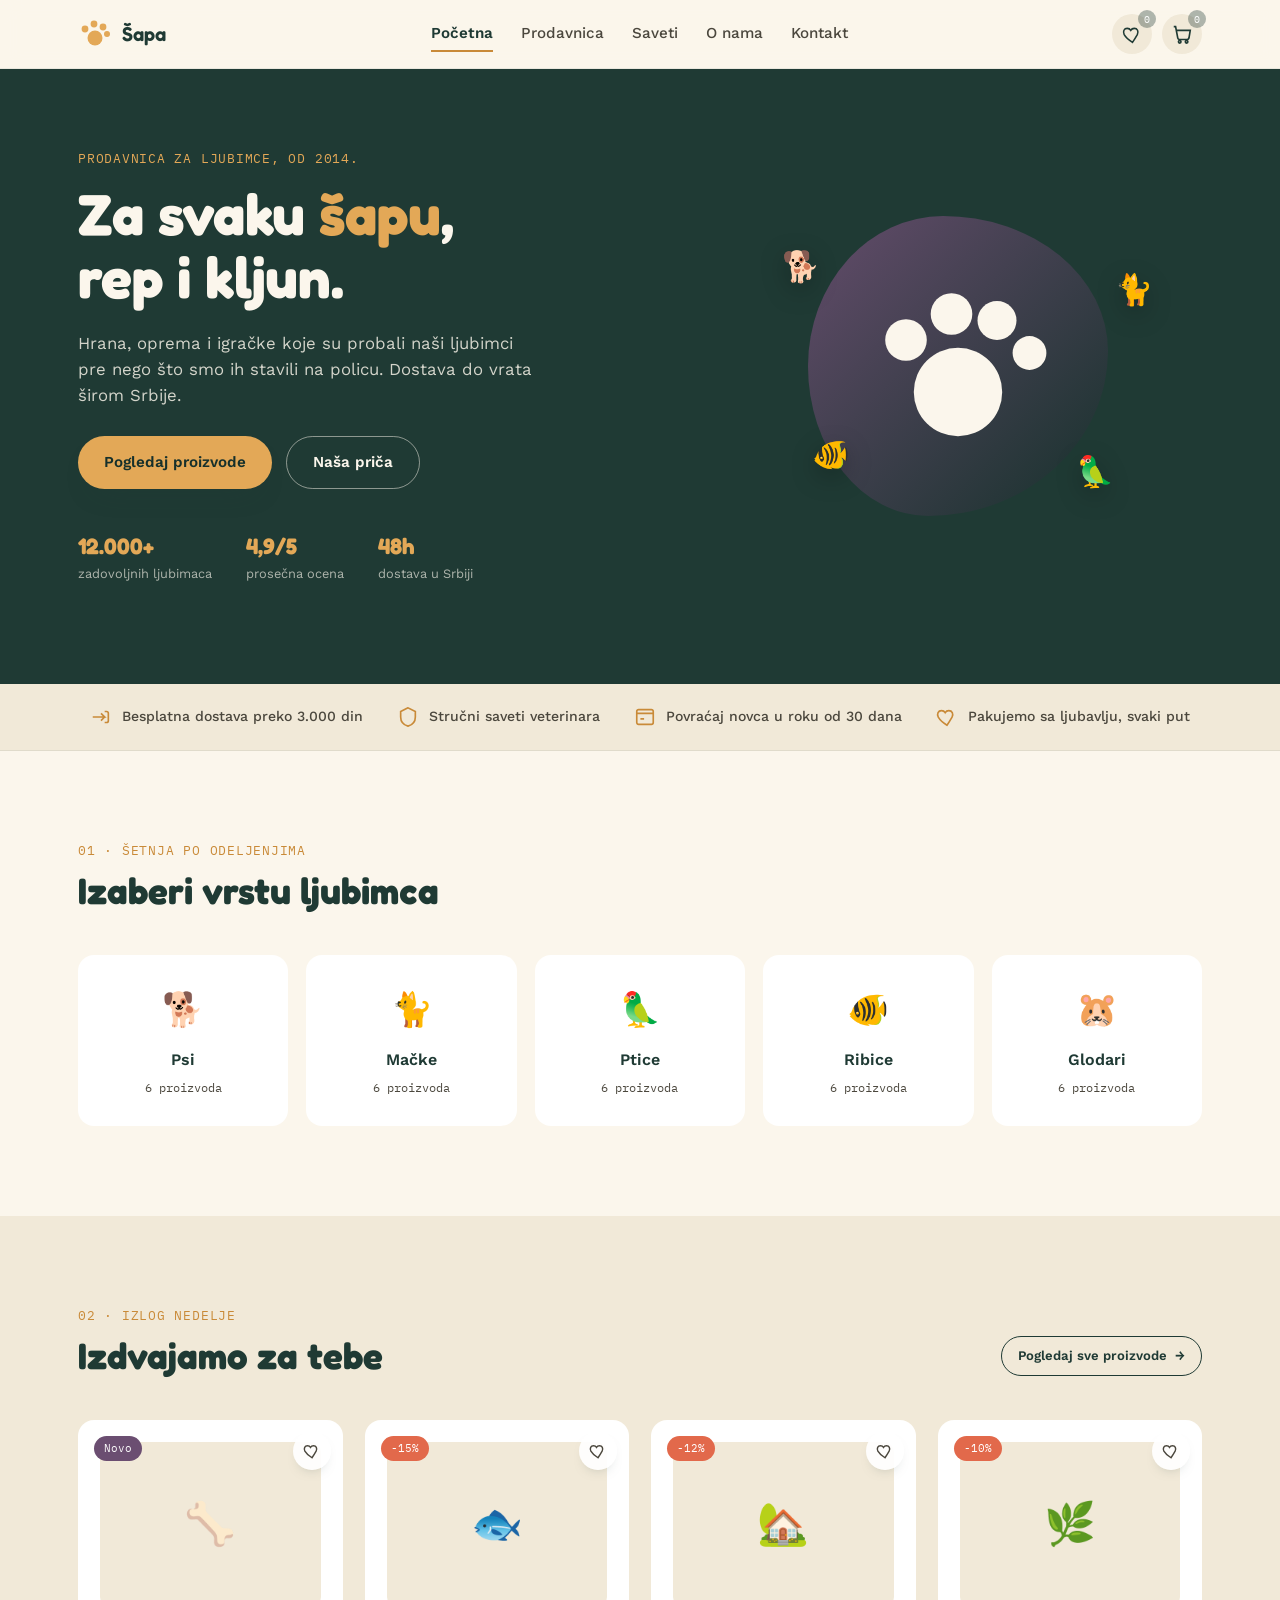
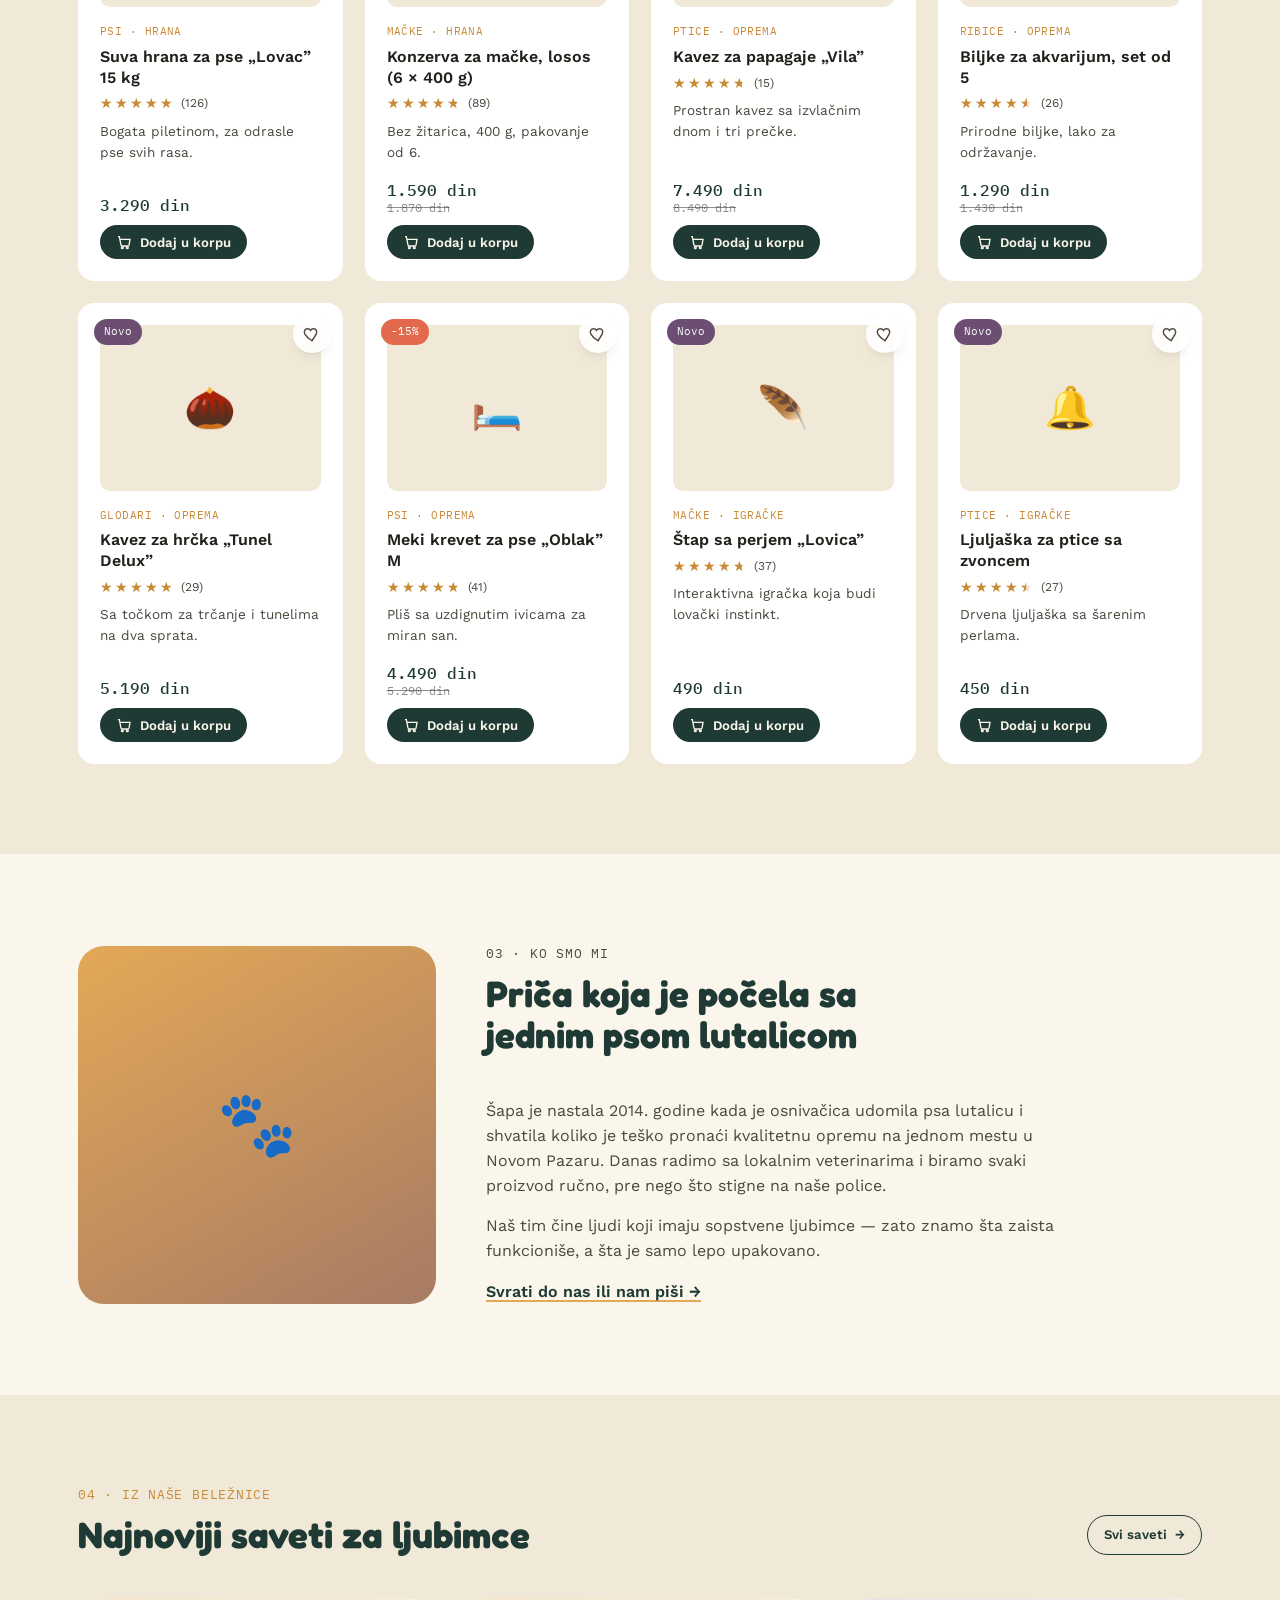
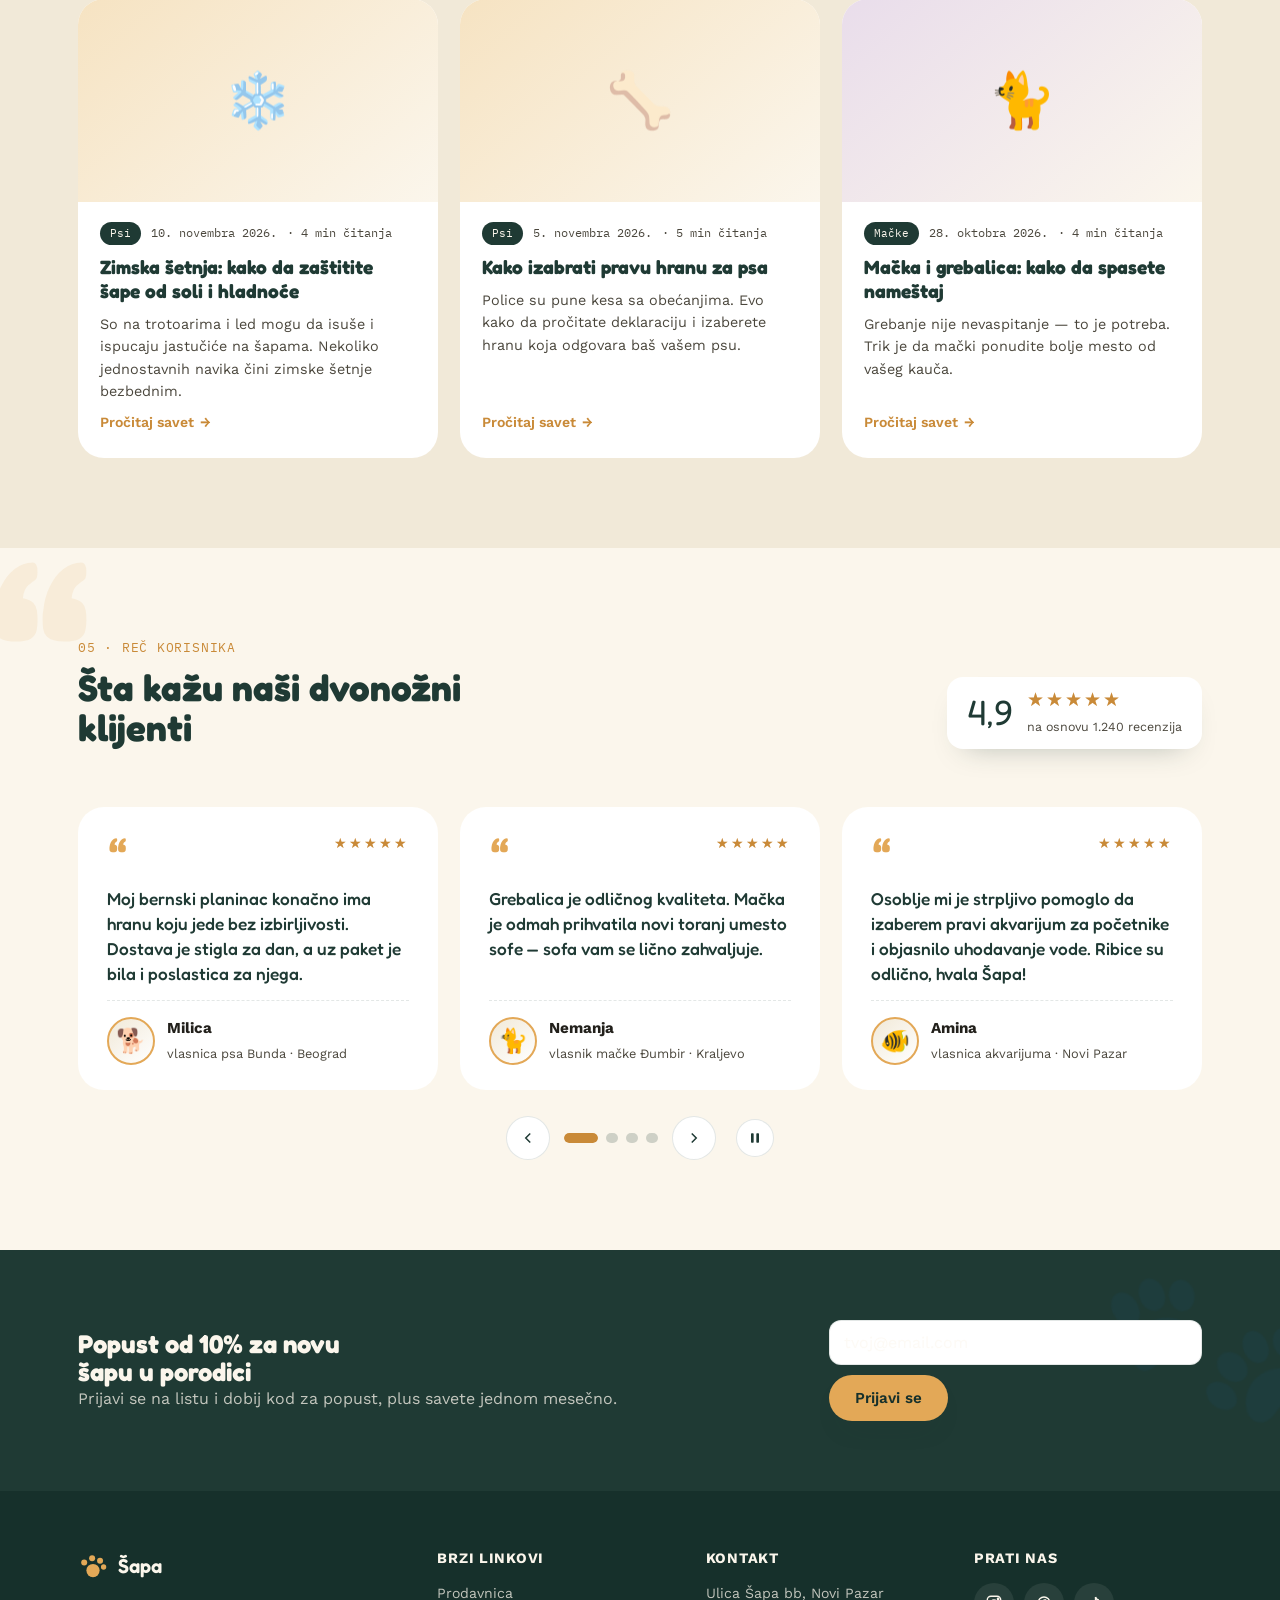
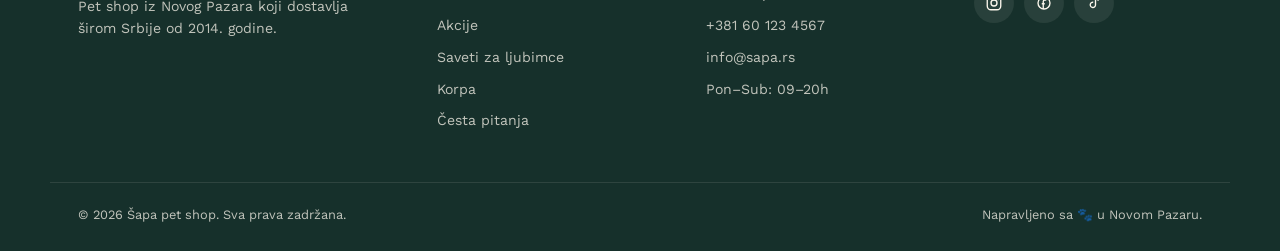
<file: index.html>
<!DOCTYPE html>
<html lang="sr-Latn" data-nivo="koren" data-stranica="index.html">
<head>
<meta charset="UTF-8">
<meta name="viewport" content="width=device-width, initial-scale=1.0">
<title>Šapa — Sve za vaše ljubimce</title>
<meta name="description" content="Šapa je pet shop za pse, mačke, ptice, ribice i male ljubimce. Hrana, oprema i savet stručnjaka na jednom mestu.">
<meta name="theme-color" content="#1F3A34">
<link rel="icon" href="img/favicon.svg" type="image/svg+xml">
<link rel="preconnect" href="https://fonts.googleapis.com">
<link rel="preconnect" href="https://fonts.gstatic.com" crossorigin>
<link href="https://fonts.googleapis.com/css2?family=Fredoka:wght@500;600;700&family=Work+Sans:wght@400;500;600&family=IBM+Plex+Mono:wght@500&display=swap" rel="stylesheet">
<link rel="stylesheet" href="css/style.css">
</head>
<body>

<a class="skip-link" href="#sadrzaj">Preskoči na sadržaj</a>

<!-- ================= HEADER (isti na svim stranicama) ================= -->
<header class="site-header" id="siteHeader">
  <div class="wrap header-inner">
    <a href="index.html" class="logo" aria-label="Šapa — početna">
      <svg width="34" height="34" viewBox="0 0 34 34" fill="none" xmlns="http://www.w3.org/2000/svg" aria-hidden="true">
          <circle cx="17" cy="21" r="7.5" fill="var(--gold)"/>
          <circle cx="7" cy="12" r="3.4" fill="var(--gold)"/>
          <circle cx="16" cy="7" r="3.4" fill="var(--gold)"/>
          <circle cx="25" cy="10" r="3.4" fill="var(--gold)"/>
          <circle cx="29" cy="17" r="3" fill="var(--gold)"/>
        </svg>
      <span>Šapa</span>
    </a>

    <nav class="main-nav" id="mainNav" aria-label="Glavna navigacija">
      <a href="index.html">Početna</a>
      <a href="stranice/prodavnica.html">Prodavnica</a>
      <a href="stranice/saveti.html">Saveti</a>
      <a href="index.html#o-nama">O nama</a>
      <a href="stranice/kontakt.html">Kontakt</a>
    </nav>

    <div class="header-actions">
      <button class="icon-btn" id="wishBtn" type="button" data-open-drawer="wishDrawer" aria-haspopup="dialog" aria-controls="wishDrawer" aria-expanded="false" aria-label="Lista želja">
        <svg width="21" height="21" viewBox="0 0 24 24" fill="none" stroke="currentColor" stroke-width="1.8" aria-hidden="true"><path d="M12 21s-7-4.35-9.5-8.8C.7 8.4 2.4 5 6 5c2 0 3.3 1 4 2.2C10.7 6 12 5 14 5c3.6 0 5.3 3.4 3.5 7.2C15 16.65 12 21 12 21Z"/></svg>
        <span class="cart-count wish-count" id="wishCount" aria-hidden="true">0</span>
      </button>
      <button class="icon-btn" id="cartBtn" type="button" data-open-drawer="cartDrawer" aria-haspopup="dialog" aria-controls="cartDrawer" aria-expanded="false" aria-label="Korpa">
        <svg width="22" height="22" viewBox="0 0 24 24" fill="none" stroke="currentColor" stroke-width="1.8" aria-hidden="true"><path d="M3 4h2l2.4 12.4a2 2 0 0 0 2 1.6h8.2a2 2 0 0 0 2-1.6L21 8H6"/><circle cx="9.5" cy="20.5" r="1.4"/><circle cx="17" cy="20.5" r="1.4"/></svg>
        <span class="cart-count" id="cartCount" aria-hidden="true">0</span>
      </button>
      <button class="menu-toggle" id="menuToggle" aria-label="Otvori meni" aria-expanded="false" aria-controls="mainNav" type="button">
        <span></span><span></span><span></span>
      </button>
    </div>
  </div>
</header>

<main id="sadrzaj" tabindex="-1">

  <!-- ================= HERO ================= -->
  <section class="hero">
    <div class="wrap hero-inner">
      <div class="hero-copy">
        <p class="eyebrow">Prodavnica za ljubimce, od 2014.</p>
        <h1>Za svaku <span class="accent">šapu</span>,<br>rep i kljun.</h1>
        <p class="hero-lead">Hrana, oprema i igračke koje su probali naši ljubimci pre nego što smo ih stavili na policu. Dostava do vrata širom Srbije.</p>
        <div class="hero-cta">
          <a href="stranice/prodavnica.html" class="btn btn-primary">Pogledaj proizvode</a>
          <a href="#o-nama" class="btn btn-ghost">Naša priča</a>
        </div>
        <ul class="hero-stats">
          <li><strong data-count-to="12000" data-suffix="+">12.000+</strong><span>zadovoljnih ljubimaca</span></li>
          <li><strong data-count-to="4.9" data-decimals="1" data-suffix="/5">4,9/5</strong><span>prosečna ocena</span></li>
          <li><strong data-count-to="48" data-suffix="h">48h</strong><span>dostava u Srbiji</span></li>
        </ul>
      </div>
      <div class="hero-art" aria-hidden="true">
        <div class="hero-blob"></div>
        <svg class="hero-paws" viewBox="0 0 200 200" width="260" height="260">
          <g fill="var(--cream)">
            <circle cx="100" cy="120" r="34"/>
            <circle cx="60" cy="80" r="16"/>
            <circle cx="95" cy="60" r="16"/>
            <circle cx="130" cy="65" r="15"/>
            <circle cx="155" cy="90" r="13"/>
          </g>
        </svg>
        <span class="hero-orbit o1">🐕</span>
        <span class="hero-orbit o2">🐈</span>
        <span class="hero-orbit o3">🐠</span>
        <span class="hero-orbit o4">🦜</span>
      </div>
    </div>

    <!-- tragovi šapa koji hodaju preko dna heroja (popunjava pocetna.js) -->
    <div class="paw-walk" id="pawWalk" aria-hidden="true"></div>
  </section>

  <!-- ================= TRUST BAR ================= -->
  <section class="trust-bar" aria-label="Zašto Šapa">
    <div class="wrap trust-inner reveal-stagger">
      <div class="trust-item">
        <svg width="22" height="22" viewBox="0 0 24 24" fill="none" stroke="currentColor" stroke-width="1.8" aria-hidden="true"><path d="M3 12h13l-4-4m4 4-4 4"/><path d="M16 6h2a2 2 0 0 1 2 2v8a2 2 0 0 1-2 2h-2"/></svg>
        <span>Besplatna dostava preko 3.000 din</span>
      </div>
      <div class="trust-item">
        <svg width="22" height="22" viewBox="0 0 24 24" fill="none" stroke="currentColor" stroke-width="1.8" aria-hidden="true"><path d="M12 2 4 6v6c0 5 3.4 8.7 8 10 4.6-1.3 8-5 8-10V6l-8-4Z"/></svg>
        <span>Stručni saveti veterinara</span>
      </div>
      <div class="trust-item">
        <svg width="22" height="22" viewBox="0 0 24 24" fill="none" stroke="currentColor" stroke-width="1.8" aria-hidden="true"><path d="M21 8V6a2 2 0 0 0-2-2H5a2 2 0 0 0-2 2v2m18 0v10a2 2 0 0 1-2 2H5a2 2 0 0 1-2-2V8m18 0H3m4 6h4"/></svg>
        <span>Povraćaj novca u roku od 30 dana</span>
      </div>
      <div class="trust-item">
        <svg width="22" height="22" viewBox="0 0 24 24" fill="none" stroke="currentColor" stroke-width="1.8" aria-hidden="true"><path d="M12 21s-7-4.35-9.5-8.8C.7 8.4 2.4 5 6 5c2 0 3.3 1 4 2.2C10.7 6 12 5 14 5c3.6 0 5.3 3.4 3.5 7.2C15 16.65 12 21 12 21Z"/></svg>
        <span>Pakujemo sa ljubavlju, svaki put</span>
      </div>
    </div>
  </section>

  <!-- ================= KATEGORIJE ================= -->
  <section class="section" id="kategorije">
    <div class="wrap">
      <p class="section-eyebrow reveal">01 · Šetnja po odeljenjima</p>
      <h2 class="section-title reveal">Izaberi vrstu ljubimca</h2>

      <div class="cat-grid reveal-stagger">
        <a class="cat-card" href="stranice/prodavnica.html?kategorija=psi">
          <span class="cat-emoji" aria-hidden="true">🐕</span>
          <span class="cat-name">Psi</span>
          <span class="cat-count" data-cat-count="psi"></span>
        </a>
        <a class="cat-card" href="stranice/prodavnica.html?kategorija=macke">
          <span class="cat-emoji" aria-hidden="true">🐈</span>
          <span class="cat-name">Mačke</span>
          <span class="cat-count" data-cat-count="macke"></span>
        </a>
        <a class="cat-card" href="stranice/prodavnica.html?kategorija=ptice">
          <span class="cat-emoji" aria-hidden="true">🦜</span>
          <span class="cat-name">Ptice</span>
          <span class="cat-count" data-cat-count="ptice"></span>
        </a>
        <a class="cat-card" href="stranice/prodavnica.html?kategorija=ribice">
          <span class="cat-emoji" aria-hidden="true">🐠</span>
          <span class="cat-name">Ribice</span>
          <span class="cat-count" data-cat-count="ribice"></span>
        </a>
        <a class="cat-card" href="stranice/prodavnica.html?kategorija=glodari">
          <span class="cat-emoji" aria-hidden="true">🐹</span>
          <span class="cat-name">Glodari</span>
          <span class="cat-count" data-cat-count="glodari"></span>
        </a>
      </div>
    </div>
  </section>

  <!-- ================= IZDVOJENI PROIZVODI ================= -->
  <section class="section section-alt" id="proizvodi">
    <div class="wrap">
      <div class="section-head">
        <div>
          <p class="section-eyebrow reveal">02 · Izlog nedelje</p>
          <h2 class="section-title reveal">Izdvajamo za tebe</h2>
        </div>
        <a href="stranice/prodavnica.html" class="btn btn-ghost btn-small reveal">Pogledaj sve proizvode <span aria-hidden="true">→</span></a>
      </div>

      <!-- Kartice se iscrtavaju iz js/data.js (novo ili na popustu) -->
      <div class="product-grid reveal-stagger" id="featuredGrid">
        <noscript><p class="empty-state">Za prikaz proizvoda uključi JavaScript.</p></noscript>
      </div>
    </div>
  </section>

  <!-- ================= O NAMA ================= -->
  <section class="section about" id="o-nama">
    <div class="wrap about-inner">
      <div class="about-art reveal" aria-hidden="true"><span>🐾</span></div>
      <div class="reveal">
        <p class="section-eyebrow">03 · Ko smo mi</p>
        <h2 class="section-title">Priča koja je počela sa jednim psom lutalicom</h2>
        <p>Šapa je nastala 2014. godine kada je osnivačica udomila psa lutalicu i shvatila koliko je teško pronaći kvalitetnu opremu na jednom mestu u Novom Pazaru. Danas radimo sa lokalnim veterinarima i biramo svaki proizvod ručno, pre nego što stigne na naše police.</p>
        <p>Naš tim čine ljudi koji imaju sopstvene ljubimce — zato znamo šta zaista funkcioniše, a šta je samo lepo upakovano.</p>
        <a href="stranice/kontakt.html" class="text-link">Svrati do nas ili nam piši →</a>
      </div>
    </div>
  </section>

  <!-- ================= SAVETI ================= -->
  <section class="section section-alt" id="saveti">
    <div class="wrap">
      <div class="section-head">
        <div>
          <p class="section-eyebrow reveal">04 · Iz naše beležnice</p>
          <h2 class="section-title reveal">Najnoviji saveti za ljubimce</h2>
        </div>
        <a href="stranice/saveti.html" class="btn btn-ghost btn-small reveal">Svi saveti <span aria-hidden="true">→</span></a>
      </div>
      <div class="tips-grid reveal-stagger" id="latestTips"></div>
    </div>
  </section>

  <!-- ================= UTISCI ================= -->
  <section class="section testimonials" id="utisci" aria-labelledby="utisciNaslov">
    <div class="wrap">
      <div class="section-head">
        <div>
          <p class="section-eyebrow reveal">05 · Reč korisnika</p>
          <h2 class="section-title reveal" id="utisciNaslov">Šta kažu naši dvonožni klijenti</h2>
        </div>
        <div class="testi-score reveal">
          <span class="testi-score-num">4,9</span>
          <span>
            <span class="stars stars-lg" role="img" aria-label="Ocena 4,9 od 5"><span class="stars-fill" style="width:98%"></span></span>
            <small>na osnovu 1.240 recenzija</small>
          </span>
        </div>
      </div>

      <div class="testi reveal" id="testi" aria-roledescription="karusel" aria-label="Utisci kupaca">
        <div class="testi-viewport">
          <div class="testi-track" id="testiTrack" aria-live="off">

            <div class="testi-slide" role="group" aria-roledescription="slajd">
              <figure class="testi-card">
                <div class="testi-top">
                  <span class="testi-quote" aria-hidden="true">“</span>
                  <span class="stars" role="img" aria-label="Ocena 5 od 5"><span class="stars-fill" style="width:100%"></span></span>
                </div>
                <blockquote><p>Moj bernski planinac konačno ima hranu koju jede bez izbirljivosti. Dostava je stigla za dan, a uz paket je bila i poslastica za njega.</p></blockquote>
                <figcaption class="testi-author">
                  <span class="testi-avatar" aria-hidden="true">🐕</span>
                  <span><strong>Milica</strong><small>vlasnica psa Bunda · Beograd</small></span>
                </figcaption>
              </figure>
            </div>

            <div class="testi-slide" role="group" aria-roledescription="slajd">
              <figure class="testi-card">
                <div class="testi-top">
                  <span class="testi-quote" aria-hidden="true">“</span>
                  <span class="stars" role="img" aria-label="Ocena 5 od 5"><span class="stars-fill" style="width:100%"></span></span>
                </div>
                <blockquote><p>Grebalica je odličnog kvaliteta. Mačka je odmah prihvatila novi toranj umesto sofe — sofa vam se lično zahvaljuje.</p></blockquote>
                <figcaption class="testi-author">
                  <span class="testi-avatar" aria-hidden="true">🐈</span>
                  <span><strong>Nemanja</strong><small>vlasnik mačke Đumbir · Kraljevo</small></span>
                </figcaption>
              </figure>
            </div>

            <div class="testi-slide" role="group" aria-roledescription="slajd">
              <figure class="testi-card">
                <div class="testi-top">
                  <span class="testi-quote" aria-hidden="true">“</span>
                  <span class="stars" role="img" aria-label="Ocena 5 od 5"><span class="stars-fill" style="width:100%"></span></span>
                </div>
                <blockquote><p>Osoblje mi je strpljivo pomoglo da izaberem pravi akvarijum za početnike i objasnilo uhodavanje vode. Ribice su odlično, hvala Šapa!</p></blockquote>
                <figcaption class="testi-author">
                  <span class="testi-avatar" aria-hidden="true">🐠</span>
                  <span><strong>Amina</strong><small>vlasnica akvarijuma · Novi Pazar</small></span>
                </figcaption>
              </figure>
            </div>

            <div class="testi-slide" role="group" aria-roledescription="slajd">
              <figure class="testi-card">
                <div class="testi-top">
                  <span class="testi-quote" aria-hidden="true">“</span>
                  <span class="stars" role="img" aria-label="Ocena 4,5 od 5"><span class="stars-fill" style="width:90%"></span></span>
                </div>
                <blockquote><p>Tihi točak je promenio naše noći. Hrčak trči do jutra, a mi konačno spavamo. Pakovanje je stiglo brzo i uredno.</p></blockquote>
                <figcaption class="testi-author">
                  <span class="testi-avatar" aria-hidden="true">🐹</span>
                  <span><strong>Teodor</strong><small>vlasnik hrčka Kokosa · Niš</small></span>
                </figcaption>
              </figure>
            </div>

            <div class="testi-slide" role="group" aria-roledescription="slajd">
              <figure class="testi-card">
                <div class="testi-top">
                  <span class="testi-quote" aria-hidden="true">“</span>
                  <span class="stars" role="img" aria-label="Ocena 5 od 5"><span class="stars-fill" style="width:100%"></span></span>
                </div>
                <blockquote><p>Tigrice su presrećne sa novom ljuljaškom, a mešavina semenki je najčistija koju sam kupovala. Uzimam redovno svakog meseca.</p></blockquote>
                <figcaption class="testi-author">
                  <span class="testi-avatar" aria-hidden="true">🦜</span>
                  <span><strong>Zorana</strong><small>vlasnica tigrica Pere i Žike · Novi Sad</small></span>
                </figcaption>
              </figure>
            </div>

            <div class="testi-slide" role="group" aria-roledescription="slajd">
              <figure class="testi-card">
                <div class="testi-top">
                  <span class="testi-quote" aria-hidden="true">“</span>
                  <span class="stars" role="img" aria-label="Ocena 5 od 5"><span class="stars-fill" style="width:100%"></span></span>
                </div>
                <blockquote><p>Poručila sam sa kuponom za dobrodošlicu i sve je stiglo za dva dana. Krevet „Oblak” je pun pogodak za našu staru kucu.</p></blockquote>
                <figcaption class="testi-author">
                  <span class="testi-avatar" aria-hidden="true">🐶</span>
                  <span><strong>Ana</strong><small>vlasnica psa Mede · Kragujevac</small></span>
                </figcaption>
              </figure>
            </div>

          </div>
        </div>

        <div class="testi-controls">
          <button class="testi-arrow" type="button" id="testiPrev" aria-label="Prethodni utisak">
            <svg width="18" height="18" viewBox="0 0 24 24" fill="none" stroke="currentColor" stroke-width="2" aria-hidden="true"><path d="M15 18l-6-6 6-6"/></svg>
          </button>
          <div class="testi-dots" id="testiDots" aria-label="Izbor utiska"></div>
          <button class="testi-arrow" type="button" id="testiNext" aria-label="Sledeći utisak">
            <svg width="18" height="18" viewBox="0 0 24 24" fill="none" stroke="currentColor" stroke-width="2" aria-hidden="true"><path d="M9 18l6-6-6-6"/></svg>
          </button>
          <button class="testi-arrow testi-pause" type="button" id="testiPause" aria-label="Zaustavi automatsko listanje" aria-pressed="false">
            <svg class="i-pause" width="16" height="16" viewBox="0 0 24 24" fill="currentColor" aria-hidden="true"><rect x="6" y="5" width="4" height="14" rx="1"/><rect x="14" y="5" width="4" height="14" rx="1"/></svg>
            <svg class="i-play" width="16" height="16" viewBox="0 0 24 24" fill="currentColor" aria-hidden="true"><path d="M7 5v14l12-7z"/></svg>
          </button>
        </div>
      </div>
    </div>
  </section>

  <!-- ================= NEWSLETTER ================= -->
  <section class="newsletter" aria-labelledby="newsNaslov">
    <div class="wrap newsletter-inner">
      <div>
        <h2 id="newsNaslov">Popust od 10% za novu šapu u porodici</h2>
        <p>Prijavi se na listu i dobij kod za popust, plus savete jednom mesečno.</p>
      </div>
      <form id="newsletterForm" class="newsletter-form" novalidate>
        <label class="visually-hidden" for="newsletterEmail">Email adresa</label>
        <input type="email" id="newsletterEmail" name="email" placeholder="tvoj@email.com" autocomplete="email" required aria-describedby="newsletterMsg">
        <button type="submit" class="btn btn-primary">Prijavi se</button>
        <p class="form-msg" id="newsletterMsg" role="status" aria-live="polite"></p>
      </form>
    </div>
  </section>

</main>

<!-- ================= FOOTER (isti na svim stranicama) ================= -->
<footer class="site-footer">
  <div class="wrap footer-grid">
    <div class="footer-brand">
      <a href="index.html" class="logo logo-footer">
        <svg width="30" height="30" viewBox="0 0 34 34" fill="none" xmlns="http://www.w3.org/2000/svg" aria-hidden="true">
          <circle cx="17" cy="21" r="7.5" fill="var(--gold)"/>
          <circle cx="7" cy="12" r="3.4" fill="var(--gold)"/>
          <circle cx="16" cy="7" r="3.4" fill="var(--gold)"/>
          <circle cx="25" cy="10" r="3.4" fill="var(--gold)"/>
          <circle cx="29" cy="17" r="3" fill="var(--gold)"/>
        </svg>
        <span>Šapa</span>
      </a>
      <p>Pet shop iz Novog Pazara koji dostavlja širom Srbije od 2014. godine.</p>
    </div>

    <div class="footer-col">
      <h3>Brzi linkovi</h3>
      <ul>
        <li><a href="stranice/prodavnica.html">Prodavnica</a></li>
        <li><a href="stranice/prodavnica.html?popust=1">Akcije</a></li>
        <li><a href="stranice/saveti.html">Saveti za ljubimce</a></li>
        <li><a href="stranice/korpa.html">Korpa</a></li>
        <li><a href="stranice/kontakt.html#faq">Česta pitanja</a></li>
      </ul>
    </div>

    <div class="footer-col">
      <h3>Kontakt</h3>
      <ul>
        <li>Ulica Šapa bb, Novi Pazar</li>
        <li><a href="tel:+381601234567">+381 60 123 4567</a></li>
        <li><a href="mailto:info@sapa.rs">info@sapa.rs</a></li>
        <li>Pon–Sub: 09–20h</li>
      </ul>
    </div>

    <div class="footer-col">
      <h3>Prati nas</h3>
      <div class="social-row">
        <a href="https://www.instagram.com/" class="icon-btn" target="_blank" rel="noopener noreferrer" aria-label="Instagram (otvara se u novom tabu)">
          <svg width="18" height="18" viewBox="0 0 24 24" fill="none" stroke="currentColor" stroke-width="1.8" aria-hidden="true"><rect x="3" y="3" width="18" height="18" rx="5"/><circle cx="12" cy="12" r="4"/><circle cx="17.5" cy="6.5" r="1"/></svg>
        </a>
        <a href="https://www.facebook.com/" class="icon-btn" target="_blank" rel="noopener noreferrer" aria-label="Facebook (otvara se u novom tabu)">
          <svg width="18" height="18" viewBox="0 0 24 24" fill="none" stroke="currentColor" stroke-width="1.8" aria-hidden="true"><path d="M15 8h-2a2 2 0 0 0-2 2v10M9 13h4"/><path d="M20 12a8 8 0 1 1-16 0 8 8 0 0 1 16 0Z"/></svg>
        </a>
        <a href="https://www.tiktok.com/" class="icon-btn" target="_blank" rel="noopener noreferrer" aria-label="TikTok (otvara se u novom tabu)">
          <svg width="18" height="18" viewBox="0 0 24 24" fill="none" stroke="currentColor" stroke-width="1.8" aria-hidden="true"><path d="M14 4v10.5a3.5 3.5 0 1 1-3-3.46"/><path d="M14 4c.6 2.3 2.2 3.7 4.5 4"/></svg>
        </a>
      </div>
    </div>
  </div>

  <div class="wrap footer-bottom">
    <p>© <span id="year">2026</span> Šapa pet shop. Sva prava zadržana.</p>
    <p>Napravljeno sa 🐾 u Novom Pazaru.</p>
  </div>
</footer>

<!-- ================= PANELI, TOAST, NAZAD NA VRH (zajedničko) ================= -->
<div class="drawer-overlay" id="drawerOverlay"></div>

<aside class="drawer" id="cartDrawer" role="dialog" aria-modal="true" aria-labelledby="cartDrawerTitle" aria-hidden="true" tabindex="-1">
  <div class="drawer-head">
    <h2 id="cartDrawerTitle"><span aria-hidden="true">🧺</span> Tvoja korpa</h2>
    <button class="icon-btn" type="button" data-close-drawer aria-label="Zatvori korpu">
      <svg width="18" height="18" viewBox="0 0 24 24" fill="none" stroke="currentColor" stroke-width="2" aria-hidden="true"><path d="M6 6l12 12M18 6 6 18"/></svg>
    </button>
  </div>
  <div class="drawer-body" id="cartDrawerBody"></div>
  <div class="drawer-foot" id="cartDrawerFoot"></div>
</aside>

<aside class="drawer" id="wishDrawer" role="dialog" aria-modal="true" aria-labelledby="wishDrawerTitle" aria-hidden="true" tabindex="-1">
  <div class="drawer-head">
    <h2 id="wishDrawerTitle"><span aria-hidden="true">💛</span> Lista želja</h2>
    <button class="icon-btn" type="button" data-close-drawer aria-label="Zatvori listu želja">
      <svg width="18" height="18" viewBox="0 0 24 24" fill="none" stroke="currentColor" stroke-width="2" aria-hidden="true"><path d="M6 6l12 12M18 6 6 18"/></svg>
    </button>
  </div>
  <div class="drawer-body" id="wishDrawerBody"></div>
  <div class="drawer-foot" id="wishDrawerFoot"></div>
</aside>

<button class="back-to-top" id="backToTop" aria-label="Nazad na vrh" type="button">
  <svg width="20" height="20" viewBox="0 0 24 24" fill="none" stroke="currentColor" stroke-width="2" aria-hidden="true"><path d="M12 19V5M5 12l7-7 7 7"/></svg>
</button>

<div class="toast" id="toast" role="status" aria-live="polite"></div>

<script src="js/data.js"></script>
<script src="js/main.js"></script>
<script src="js/stranice/pocetna.js"></script>
</body>
</html>
</file>
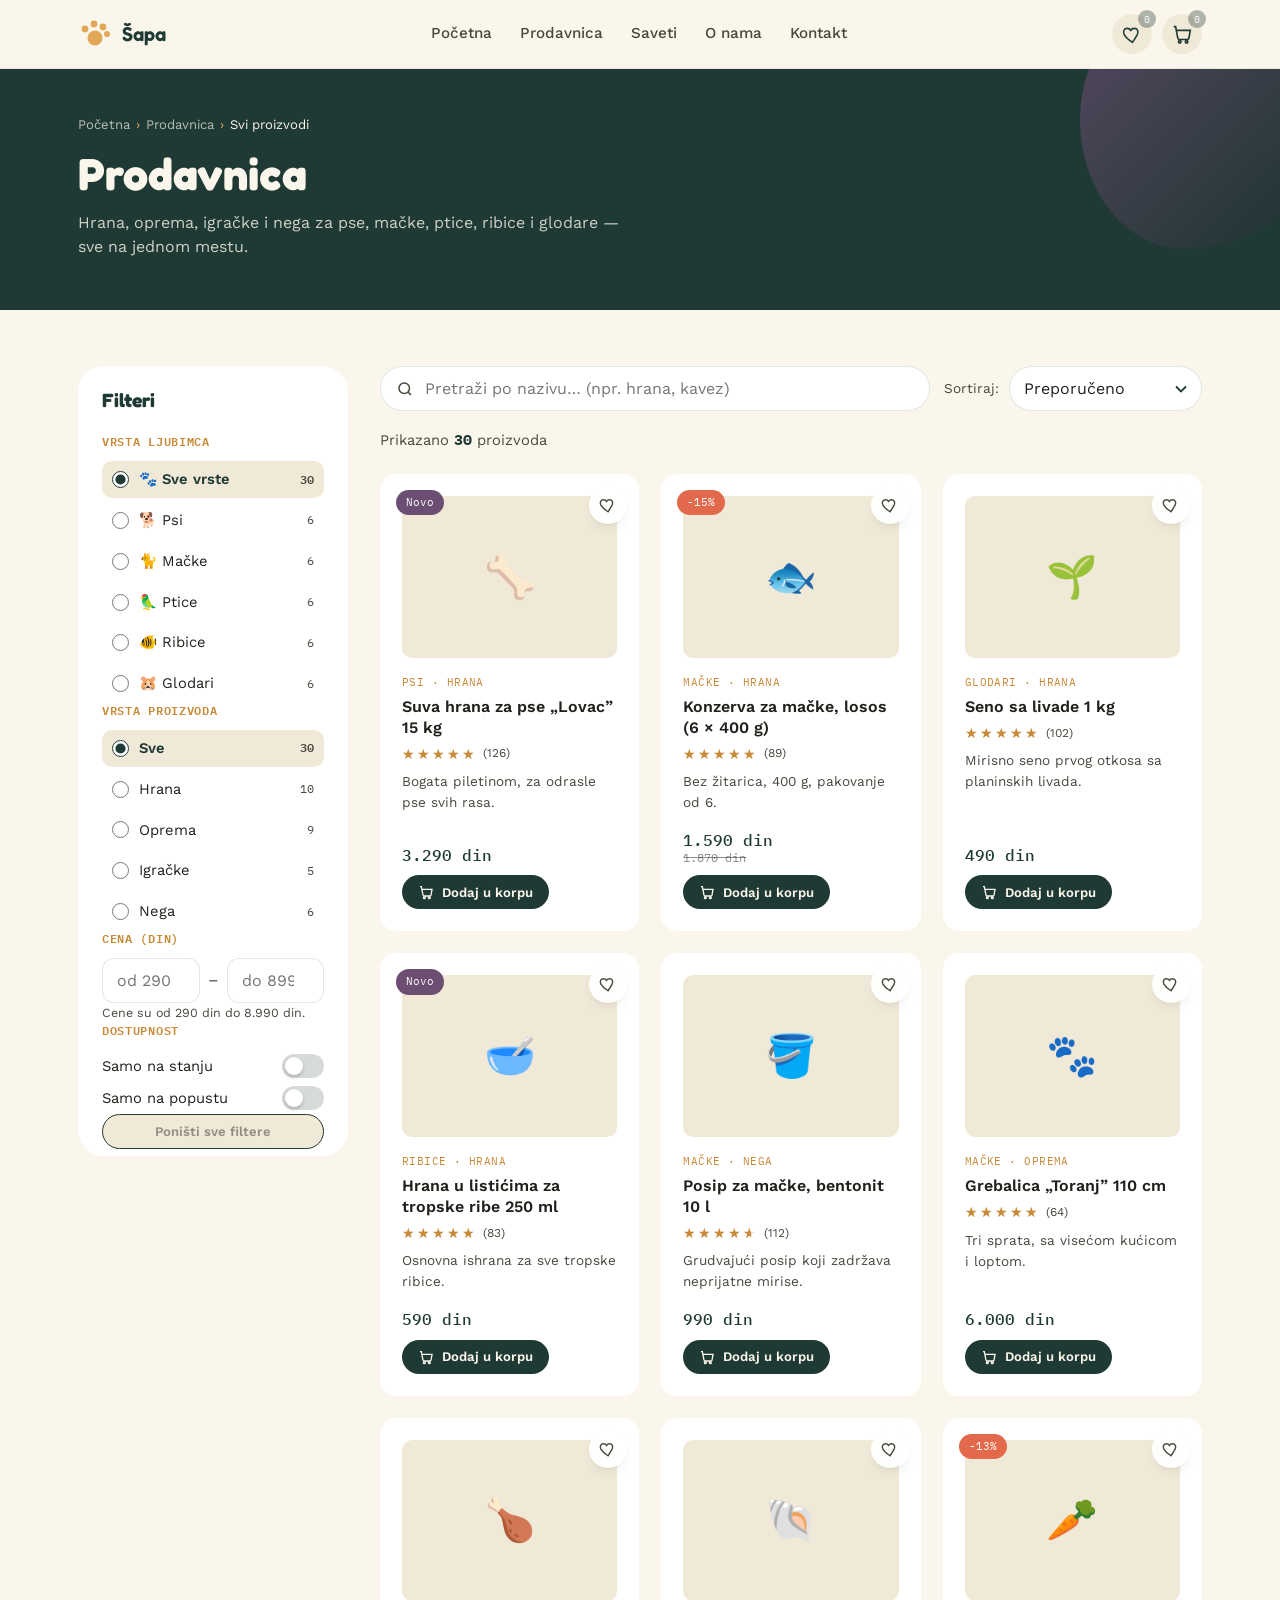
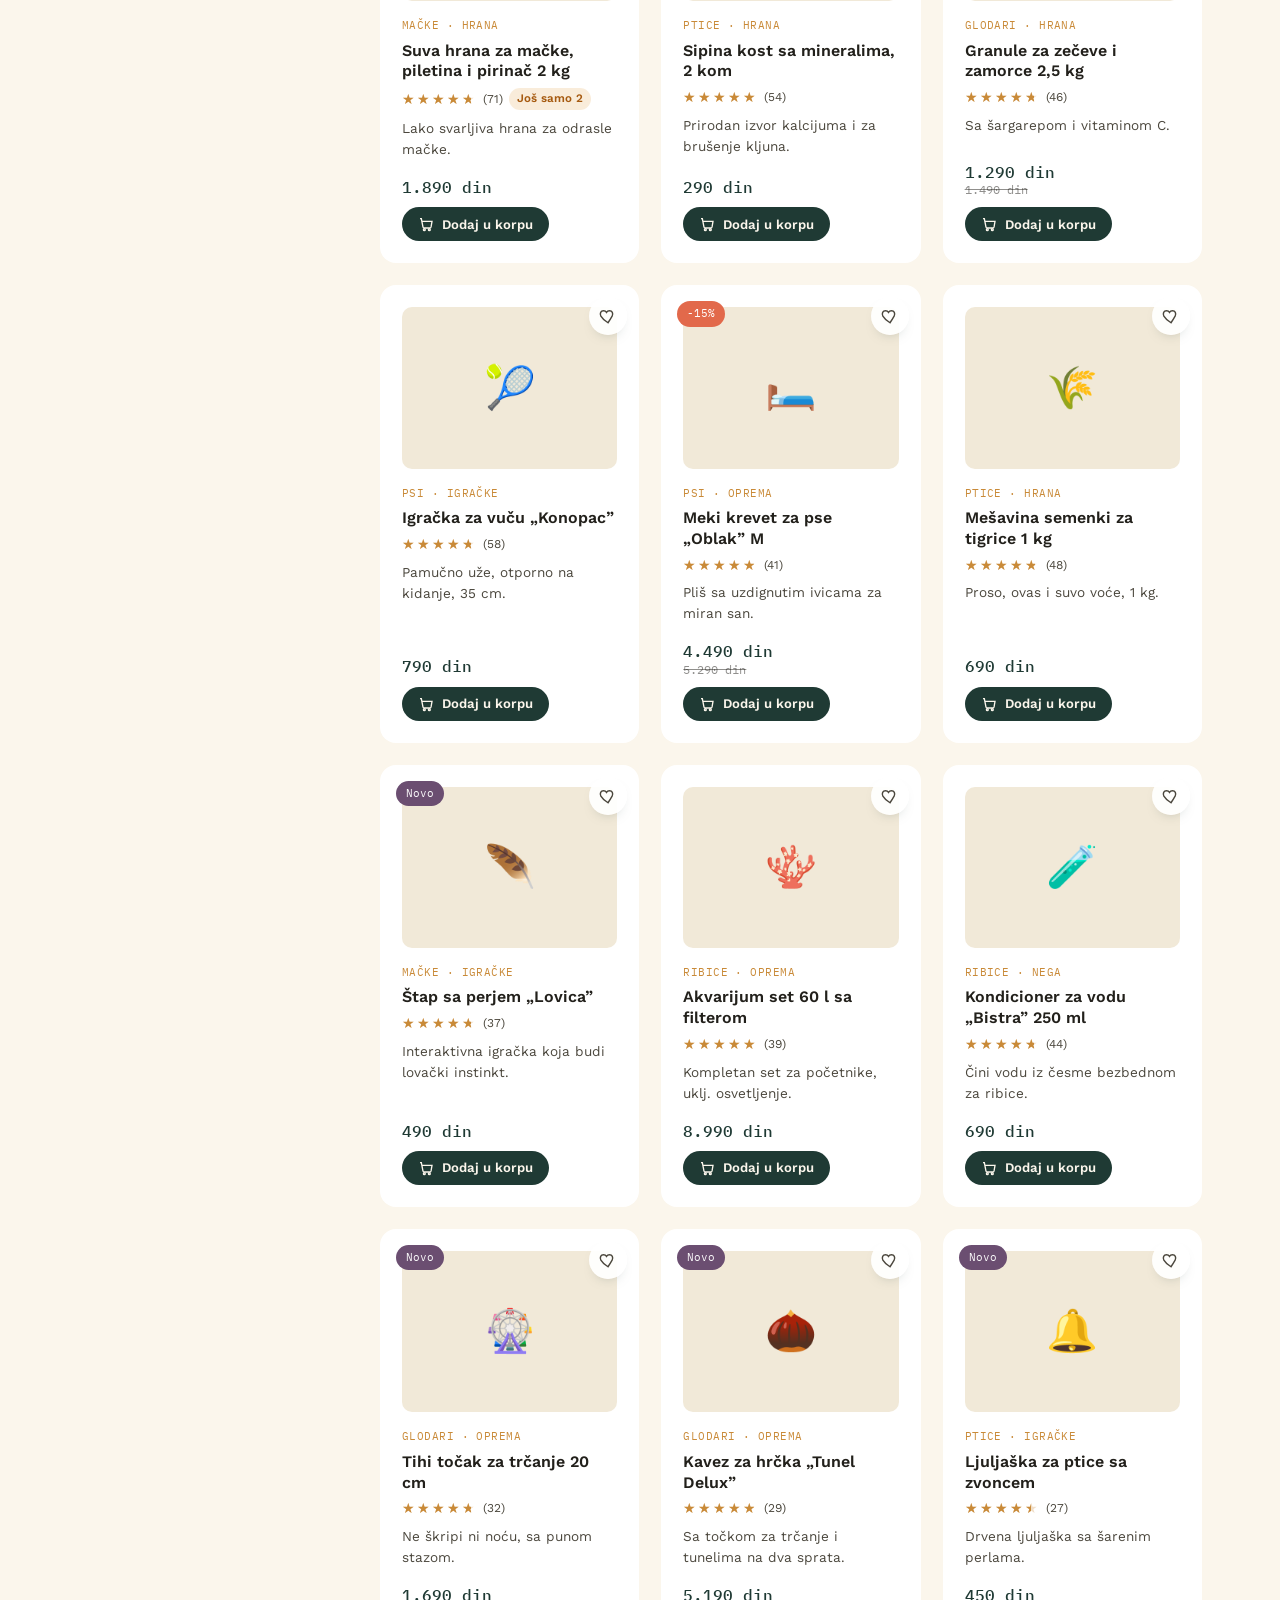
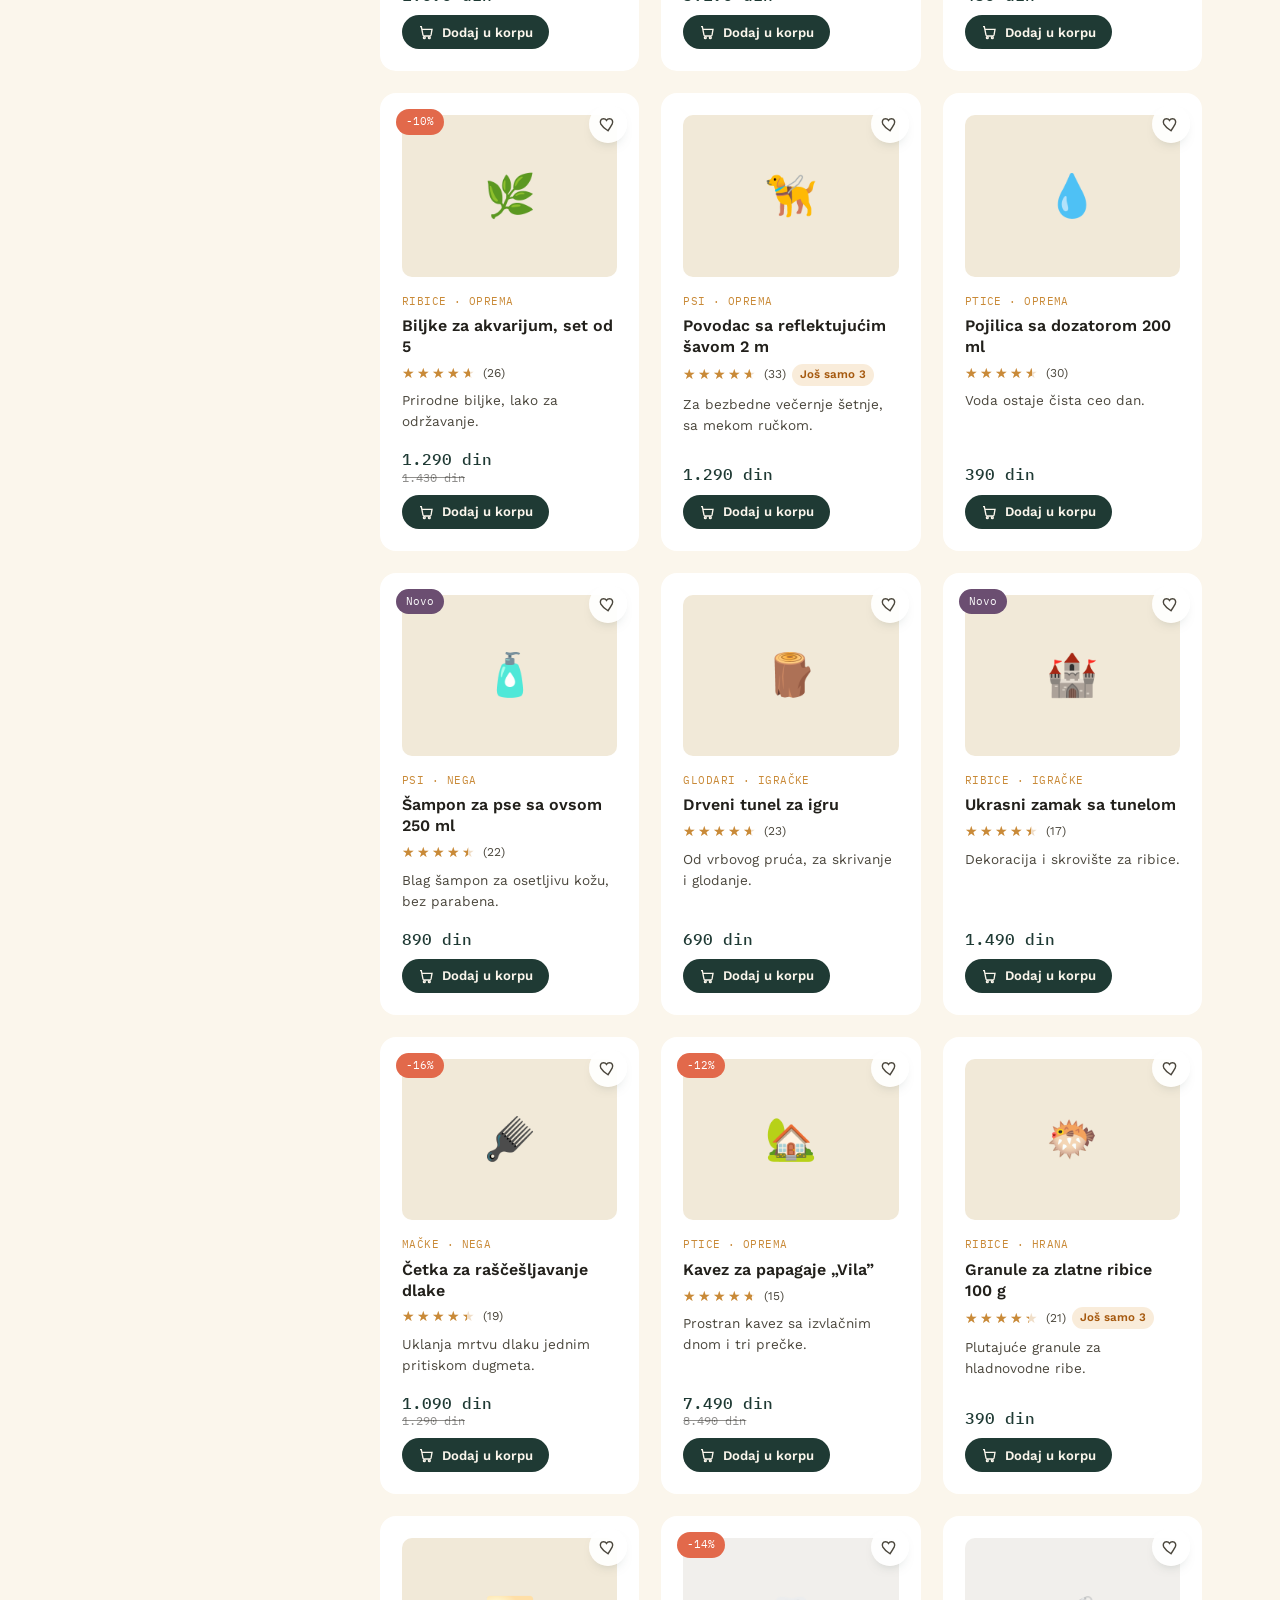
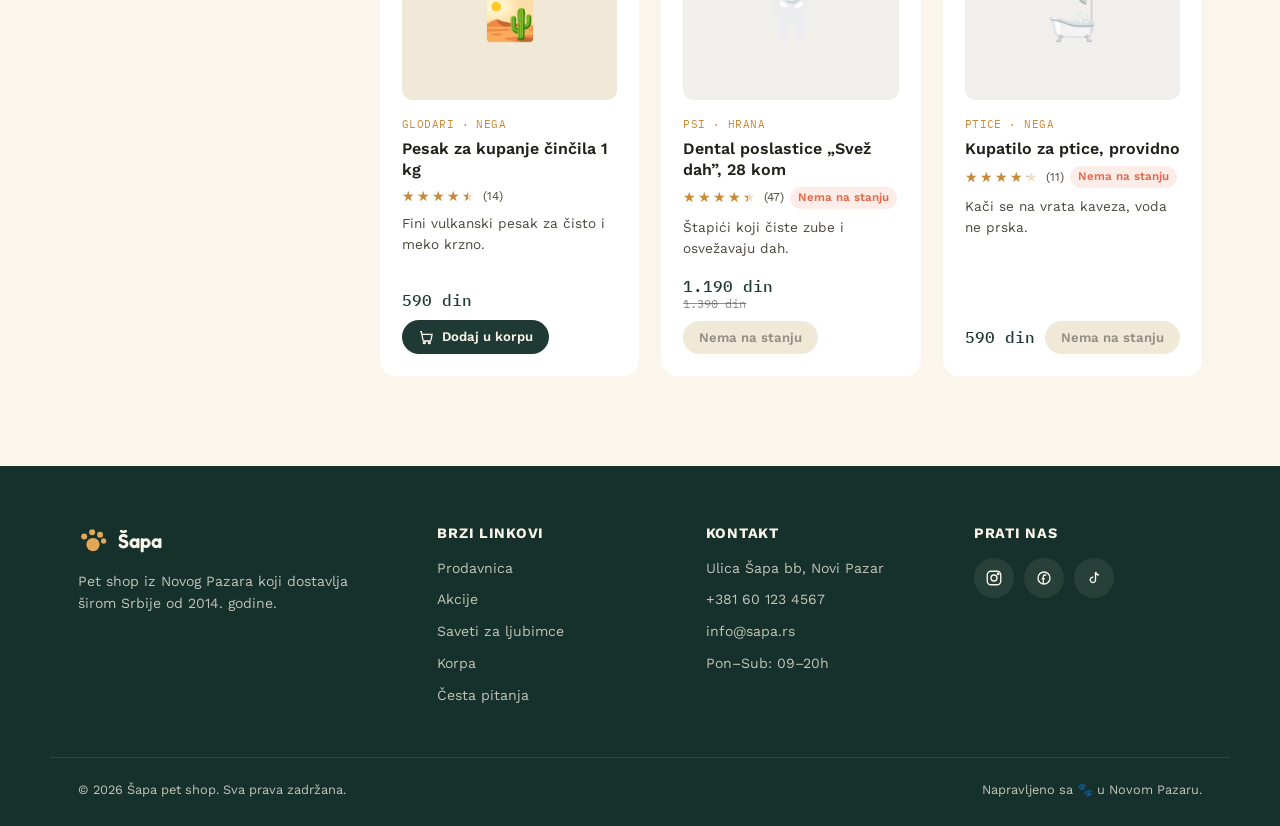
<file: prodavnica.html>
<!DOCTYPE html>
<html lang="sr-Latn">
<head>
<meta charset="UTF-8">
<meta name="viewport" content="width=device-width, initial-scale=1.0">
<title>Prodavnica — Šapa pet shop</title>
<meta name="description" content="Hrana, oprema, igračke i nega za pse, mačke, ptice, ribice i glodare. Filtriraj po kategoriji, ceni i popustu.">
<meta name="theme-color" content="#1F3A34">
<link rel="icon" href="favicon.svg" type="image/svg+xml">
<link rel="preconnect" href="https://fonts.googleapis.com">
<link rel="preconnect" href="https://fonts.gstatic.com" crossorigin>
<link href="https://fonts.googleapis.com/css2?family=Fredoka:wght@500;600;700&family=Work+Sans:wght@400;500;600&family=IBM+Plex+Mono:wght@500&display=swap" rel="stylesheet">
<link rel="stylesheet" href="css/style.css">
</head>
<body>

<a class="skip-link" href="#sadrzaj">Preskoči na sadržaj</a>

<!-- ================= HEADER (isti na svim stranicama) ================= -->
<header class="site-header" id="siteHeader">
  <div class="wrap header-inner">
    <a href="index.html" class="logo" aria-label="Šapa — početna">
      <svg width="34" height="34" viewBox="0 0 34 34" fill="none" xmlns="http://www.w3.org/2000/svg" aria-hidden="true">
          <circle cx="17" cy="21" r="7.5" fill="var(--gold)"/>
          <circle cx="7" cy="12" r="3.4" fill="var(--gold)"/>
          <circle cx="16" cy="7" r="3.4" fill="var(--gold)"/>
          <circle cx="25" cy="10" r="3.4" fill="var(--gold)"/>
          <circle cx="29" cy="17" r="3" fill="var(--gold)"/>
        </svg>
      <span>Šapa</span>
    </a>

    <nav class="main-nav" id="mainNav" aria-label="Glavna navigacija">
      <a href="index.html">Početna</a>
      <a href="prodavnica.html">Prodavnica</a>
      <a href="saveti.html">Saveti</a>
      <a href="index.html#o-nama">O nama</a>
      <a href="kontakt.html">Kontakt</a>
    </nav>

    <div class="header-actions">
      <button class="icon-btn" id="wishBtn" type="button" data-open-drawer="wishDrawer" aria-haspopup="dialog" aria-controls="wishDrawer" aria-expanded="false" aria-label="Lista želja">
        <svg width="21" height="21" viewBox="0 0 24 24" fill="none" stroke="currentColor" stroke-width="1.8" aria-hidden="true"><path d="M12 21s-7-4.35-9.5-8.8C.7 8.4 2.4 5 6 5c2 0 3.3 1 4 2.2C10.7 6 12 5 14 5c3.6 0 5.3 3.4 3.5 7.2C15 16.65 12 21 12 21Z"/></svg>
        <span class="cart-count wish-count" id="wishCount" aria-hidden="true">0</span>
      </button>
      <button class="icon-btn" id="cartBtn" type="button" data-open-drawer="cartDrawer" aria-haspopup="dialog" aria-controls="cartDrawer" aria-expanded="false" aria-label="Korpa">
        <svg width="22" height="22" viewBox="0 0 24 24" fill="none" stroke="currentColor" stroke-width="1.8" aria-hidden="true"><path d="M3 4h2l2.4 12.4a2 2 0 0 0 2 1.6h8.2a2 2 0 0 0 2-1.6L21 8H6"/><circle cx="9.5" cy="20.5" r="1.4"/><circle cx="17" cy="20.5" r="1.4"/></svg>
        <span class="cart-count" id="cartCount" aria-hidden="true">0</span>
      </button>
      <button class="menu-toggle" id="menuToggle" aria-label="Otvori meni" aria-expanded="false" aria-controls="mainNav" type="button">
        <span></span><span></span><span></span>
      </button>
    </div>
  </div>
</header>

<main id="sadrzaj" tabindex="-1">

  <section class="page-hero">
    <div class="wrap">
      <nav class="breadcrumb" aria-label="Putanja">
        <ol>
          <li><a href="index.html">Početna</a></li>
          <li><a href="prodavnica.html" id="crumbShop">Prodavnica</a></li>
          <li aria-current="page" id="crumbCurrent">Svi proizvodi</li>
        </ol>
      </nav>
      <h1 id="shopTitle">Prodavnica</h1>
      <p id="shopLead">Hrana, oprema, igračke i nega za pse, mačke, ptice, ribice i glodare — sve na jednom mestu.</p>
    </div>
  </section>

  <section class="section-tight">
    <div class="wrap shop-layout">

      <!-- ================= FILTERI ================= -->
      <aside class="filters" id="filters" aria-labelledby="filtersTitle">
        <div class="filters-head">
          <h2 id="filtersTitle">Filteri</h2>
          <button type="button" class="link-btn filters-close" id="filtersClose" aria-label="Zatvori filtere">
            <svg width="18" height="18" viewBox="0 0 24 24" fill="none" stroke="currentColor" stroke-width="2" aria-hidden="true"><path d="M6 6l12 12M18 6 6 18"/></svg>
          </button>
        </div>

        <form id="filterForm" novalidate>
          <fieldset class="filter-group">
            <legend>Vrsta ljubimca</legend>
            <div class="choice-list" id="katList"></div>
          </fieldset>

          <fieldset class="filter-group">
            <legend>Vrsta proizvoda</legend>
            <div class="choice-list" id="potkatList"></div>
          </fieldset>

          <fieldset class="filter-group">
            <legend>Cena (din)</legend>
            <div class="price-range">
              <label class="visually-hidden" for="cenaOd">Najniža cena u dinarima</label>
              <input type="number" id="cenaOd" name="min" inputmode="numeric" min="0" step="100" placeholder="od">
              <span aria-hidden="true">–</span>
              <label class="visually-hidden" for="cenaDo">Najviša cena u dinarima</label>
              <input type="number" id="cenaDo" name="max" inputmode="numeric" min="0" step="100" placeholder="do">
            </div>
            <p class="hint" id="cenaHint" aria-live="polite"></p>
          </fieldset>

          <fieldset class="filter-group">
            <legend>Dostupnost</legend>
            <label class="switch">
              <span>Samo na stanju</span>
              <input type="checkbox" id="samoStanje" name="stanje">
              <span class="switch-track" aria-hidden="true"></span>
            </label>
            <label class="switch">
              <span>Samo na popustu</span>
              <input type="checkbox" id="samoPopust" name="popust">
              <span class="switch-track" aria-hidden="true"></span>
            </label>
          </fieldset>

          <button type="button" class="btn btn-ghost btn-small btn-block" id="resetFilters">Poništi sve filtere</button>
        </form>
      </aside>

      <!-- ================= REZULTATI ================= -->
      <div class="shop-main">
        <div class="shop-toolbar">
          <button type="button" class="btn btn-dark btn-small filters-toggle" id="filtersToggle" aria-controls="filters" aria-expanded="false">
            <svg width="16" height="16" viewBox="0 0 24 24" fill="none" stroke="currentColor" stroke-width="2" aria-hidden="true"><path d="M4 6h16M7 12h10M10 18h4"/></svg>
            Filteri <span id="activeCount"></span>
          </button>

          <div class="search-box" role="search">
            <svg width="18" height="18" viewBox="0 0 24 24" fill="none" stroke="currentColor" stroke-width="2" aria-hidden="true"><circle cx="11" cy="11" r="7"/><path d="m20 20-3.5-3.5"/></svg>
            <label class="visually-hidden" for="pretraga">Pretraži proizvode po nazivu</label>
            <input type="search" id="pretraga" placeholder="Pretraži po nazivu… (npr. hrana, kavez)" autocomplete="off" enterkeyhint="search">
            <button type="button" class="search-clear" id="searchClear" aria-label="Obriši pretragu" hidden>
              <svg width="14" height="14" viewBox="0 0 24 24" fill="none" stroke="currentColor" stroke-width="2.4" aria-hidden="true"><path d="M6 6l12 12M18 6 6 18"/></svg>
            </button>
          </div>

          <div class="sort-box">
            <label for="sortiranje">Sortiraj:</label>
            <select id="sortiranje">
              <option value="preporuceno">Preporučeno</option>
              <option value="cena-rastuce">Cena: od najniže</option>
              <option value="cena-opadajuce">Cena: od najviše</option>
              <option value="ocena">Najbolje ocenjeno</option>
              <option value="najnovije">Najnovije</option>
            </select>
          </div>
        </div>

        <div class="results-bar">
          <p class="results-count" id="resultsCount" role="status" aria-live="polite"></p>
          <div class="chips" id="activeChips"></div>
        </div>

        <div class="product-grid product-grid--3" id="shopGrid">
          <noscript><p class="empty-state">Za prikaz proizvoda uključi JavaScript.</p></noscript>
        </div>

        <div class="empty-box" id="shopEmpty" hidden>
          <span class="empty-emoji" aria-hidden="true">🔍</span>
          <h2>Nismo pronašli ništa</h2>
          <p>Nijedan proizvod ne odgovara izabranim filterima. Probaj da proširiš opseg cene ili da obrišeš neki filter.</p>
          <button type="button" class="btn btn-primary btn-small" id="emptyReset">Poništi filtere</button>
        </div>
      </div>

    </div>
  </section>

</main>

<!-- ================= FOOTER (isti na svim stranicama) ================= -->
<footer class="site-footer">
  <div class="wrap footer-grid">
    <div class="footer-brand">
      <a href="index.html" class="logo logo-footer">
        <svg width="30" height="30" viewBox="0 0 34 34" fill="none" xmlns="http://www.w3.org/2000/svg" aria-hidden="true">
          <circle cx="17" cy="21" r="7.5" fill="var(--gold)"/>
          <circle cx="7" cy="12" r="3.4" fill="var(--gold)"/>
          <circle cx="16" cy="7" r="3.4" fill="var(--gold)"/>
          <circle cx="25" cy="10" r="3.4" fill="var(--gold)"/>
          <circle cx="29" cy="17" r="3" fill="var(--gold)"/>
        </svg>
        <span>Šapa</span>
      </a>
      <p>Pet shop iz Novog Pazara koji dostavlja širom Srbije od 2014. godine.</p>
    </div>

    <div class="footer-col">
      <h3>Brzi linkovi</h3>
      <ul>
        <li><a href="prodavnica.html">Prodavnica</a></li>
        <li><a href="prodavnica.html?popust=1">Akcije</a></li>
        <li><a href="saveti.html">Saveti za ljubimce</a></li>
        <li><a href="korpa.html">Korpa</a></li>
        <li><a href="kontakt.html#faq">Česta pitanja</a></li>
      </ul>
    </div>

    <div class="footer-col">
      <h3>Kontakt</h3>
      <ul>
        <li>Ulica Šapa bb, Novi Pazar</li>
        <li><a href="tel:+381601234567">+381 60 123 4567</a></li>
        <li><a href="mailto:info@sapa.rs">info@sapa.rs</a></li>
        <li>Pon–Sub: 09–20h</li>
      </ul>
    </div>

    <div class="footer-col">
      <h3>Prati nas</h3>
      <div class="social-row">
        <a href="https://www.instagram.com/" class="icon-btn" target="_blank" rel="noopener noreferrer" aria-label="Instagram (otvara se u novom tabu)">
          <svg width="18" height="18" viewBox="0 0 24 24" fill="none" stroke="currentColor" stroke-width="1.8" aria-hidden="true"><rect x="3" y="3" width="18" height="18" rx="5"/><circle cx="12" cy="12" r="4"/><circle cx="17.5" cy="6.5" r="1"/></svg>
        </a>
        <a href="https://www.facebook.com/" class="icon-btn" target="_blank" rel="noopener noreferrer" aria-label="Facebook (otvara se u novom tabu)">
          <svg width="18" height="18" viewBox="0 0 24 24" fill="none" stroke="currentColor" stroke-width="1.8" aria-hidden="true"><path d="M15 8h-2a2 2 0 0 0-2 2v10M9 13h4"/><path d="M20 12a8 8 0 1 1-16 0 8 8 0 0 1 16 0Z"/></svg>
        </a>
        <a href="https://www.tiktok.com/" class="icon-btn" target="_blank" rel="noopener noreferrer" aria-label="TikTok (otvara se u novom tabu)">
          <svg width="18" height="18" viewBox="0 0 24 24" fill="none" stroke="currentColor" stroke-width="1.8" aria-hidden="true"><path d="M14 4v10.5a3.5 3.5 0 1 1-3-3.46"/><path d="M14 4c.6 2.3 2.2 3.7 4.5 4"/></svg>
        </a>
      </div>
    </div>
  </div>

  <div class="wrap footer-bottom">
    <p>© <span id="year">2026</span> Šapa pet shop. Sva prava zadržana.</p>
    <p>Napravljeno sa 🐾 u Novom Pazaru.</p>
  </div>
</footer>

<!-- ================= PANELI, TOAST, NAZAD NA VRH (zajedničko) ================= -->
<div class="drawer-overlay" id="drawerOverlay"></div>

<aside class="drawer" id="cartDrawer" role="dialog" aria-modal="true" aria-labelledby="cartDrawerTitle" aria-hidden="true" tabindex="-1">
  <div class="drawer-head">
    <h2 id="cartDrawerTitle"><span aria-hidden="true">🧺</span> Tvoja korpa</h2>
    <button class="icon-btn" type="button" data-close-drawer aria-label="Zatvori korpu">
      <svg width="18" height="18" viewBox="0 0 24 24" fill="none" stroke="currentColor" stroke-width="2" aria-hidden="true"><path d="M6 6l12 12M18 6 6 18"/></svg>
    </button>
  </div>
  <div class="drawer-body" id="cartDrawerBody"></div>
  <div class="drawer-foot" id="cartDrawerFoot"></div>
</aside>

<aside class="drawer" id="wishDrawer" role="dialog" aria-modal="true" aria-labelledby="wishDrawerTitle" aria-hidden="true" tabindex="-1">
  <div class="drawer-head">
    <h2 id="wishDrawerTitle"><span aria-hidden="true">💛</span> Lista želja</h2>
    <button class="icon-btn" type="button" data-close-drawer aria-label="Zatvori listu želja">
      <svg width="18" height="18" viewBox="0 0 24 24" fill="none" stroke="currentColor" stroke-width="2" aria-hidden="true"><path d="M6 6l12 12M18 6 6 18"/></svg>
    </button>
  </div>
  <div class="drawer-body" id="wishDrawerBody"></div>
  <div class="drawer-foot" id="wishDrawerFoot"></div>
</aside>

<button class="back-to-top" id="backToTop" aria-label="Nazad na vrh" type="button">
  <svg width="20" height="20" viewBox="0 0 24 24" fill="none" stroke="currentColor" stroke-width="2" aria-hidden="true"><path d="M12 19V5M5 12l7-7 7 7"/></svg>
</button>

<div class="toast" id="toast" role="status" aria-live="polite"></div>

<script src="js/data.js"></script>
<script src="js/main.js"></script>
<script src="js/prodavnica.js"></script>
</body>
</html>
</file>
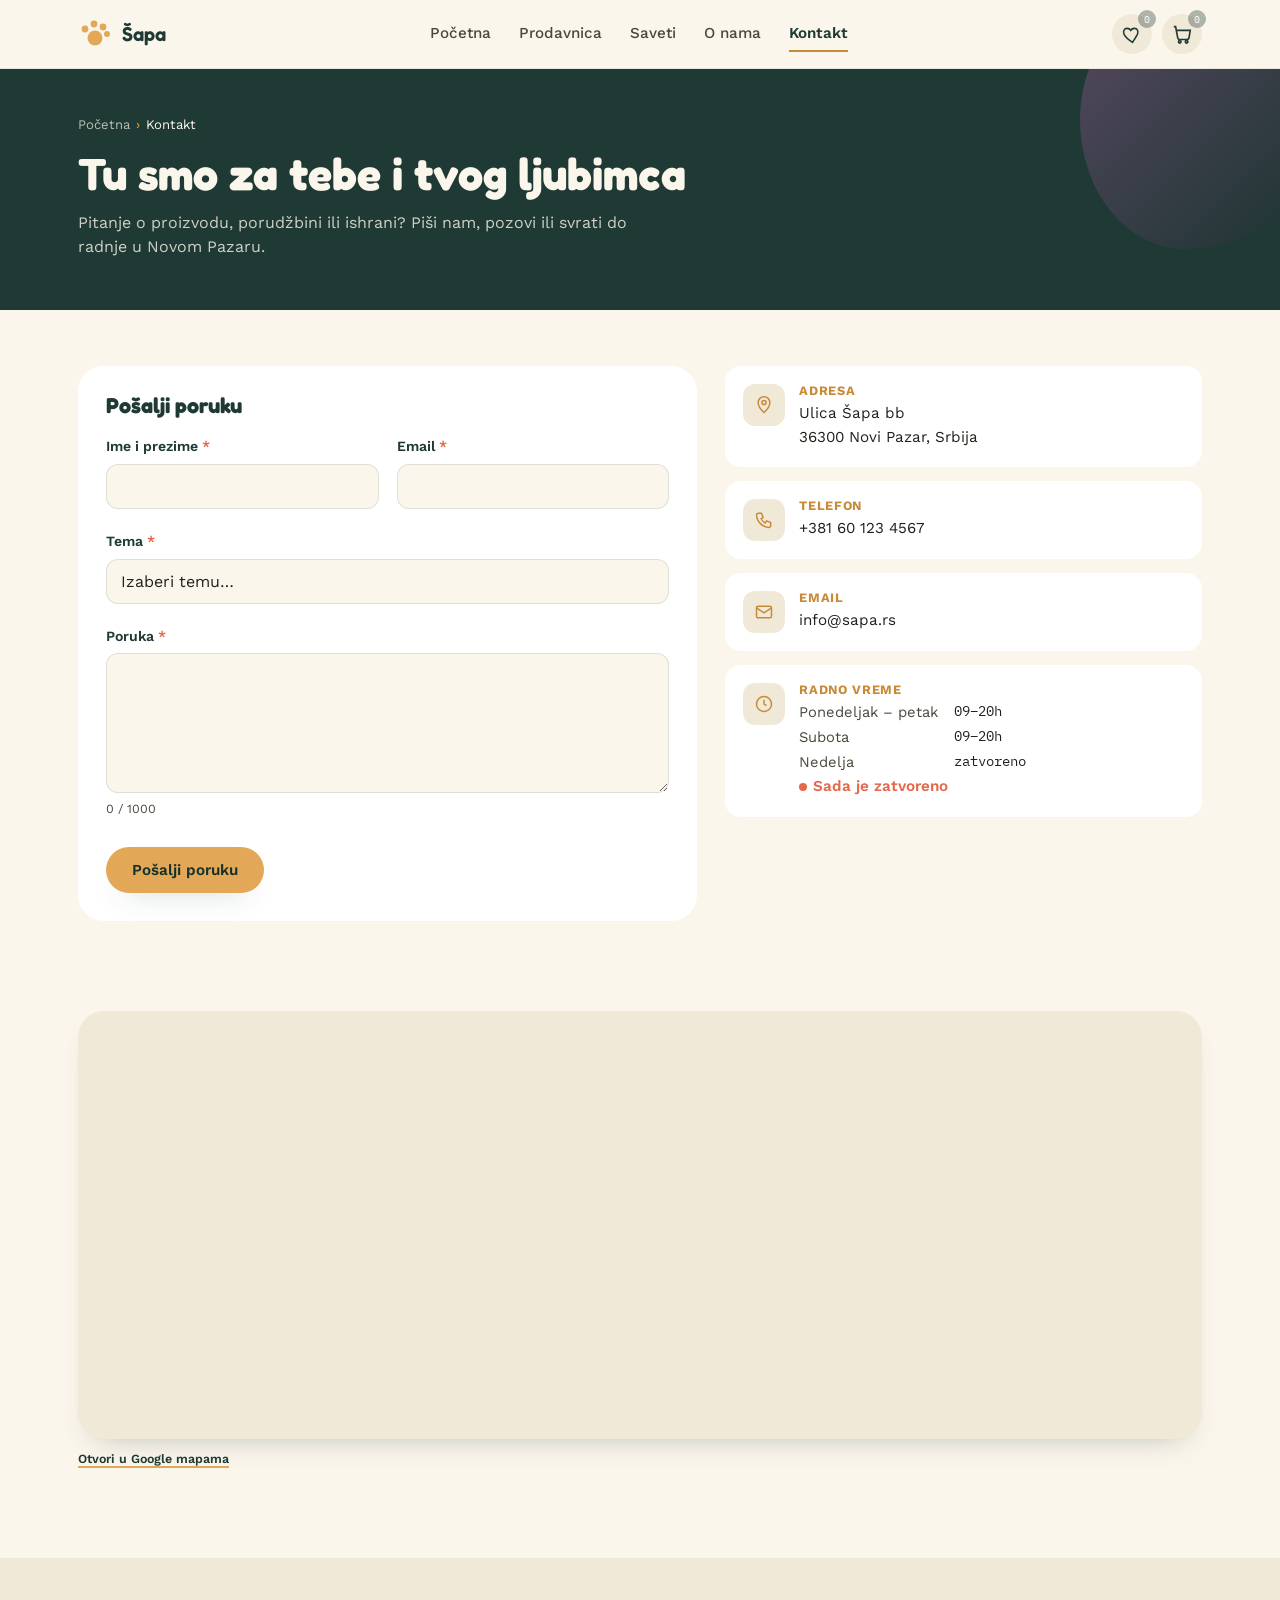
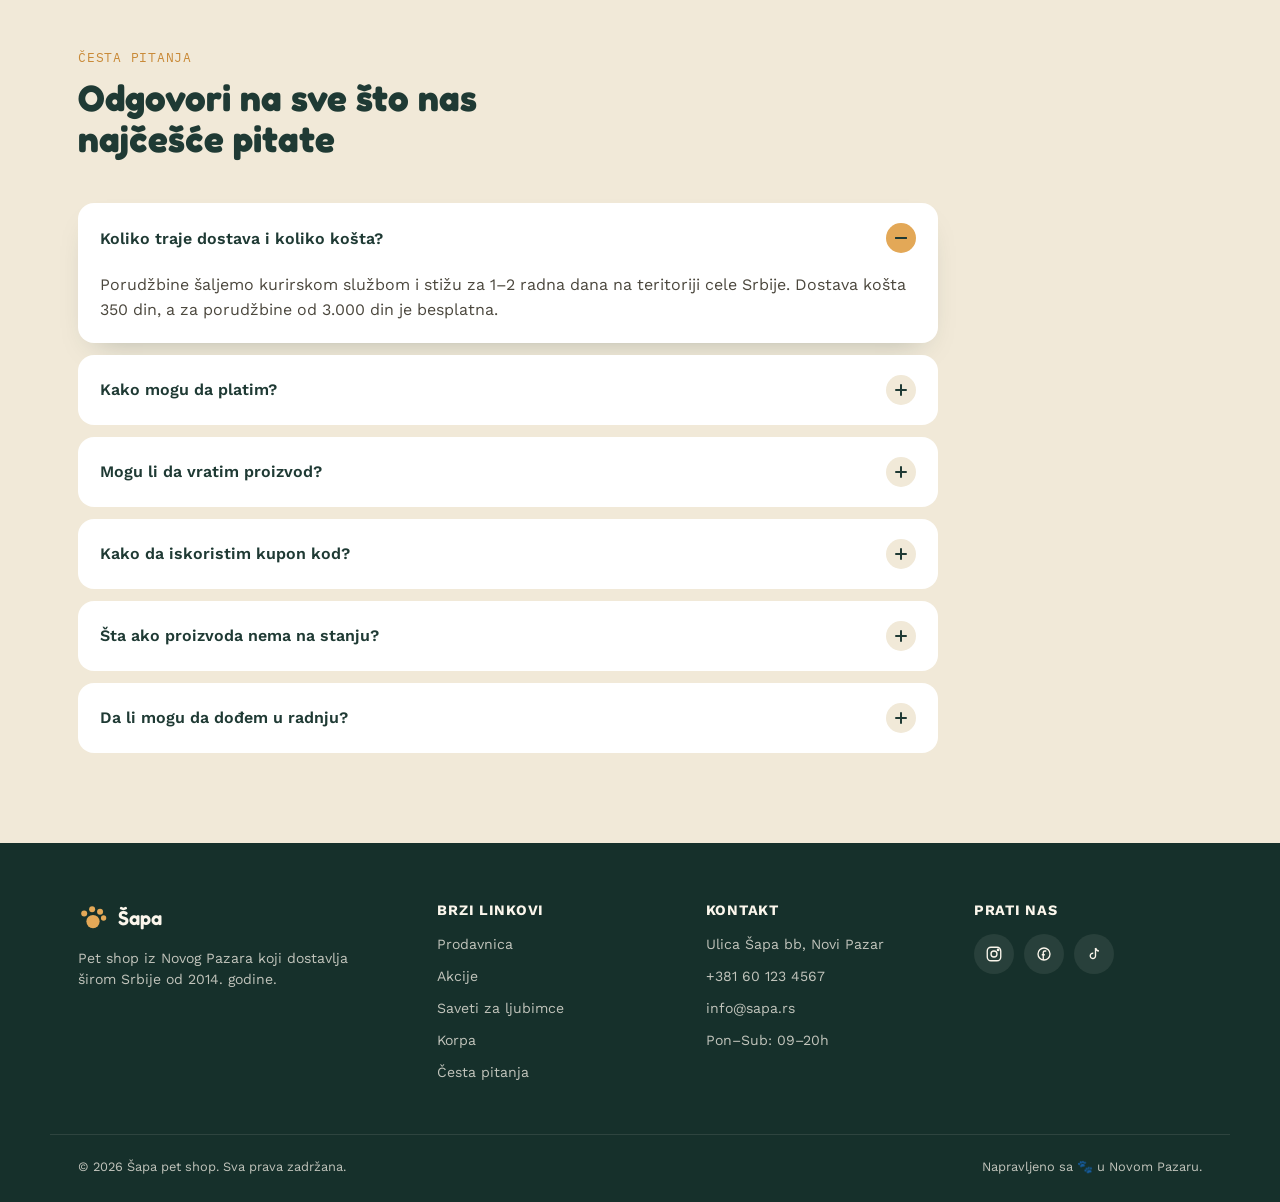
<file: stranice/kontakt.html>
<!DOCTYPE html>
<html lang="sr-Latn" data-nivo="stranice" data-stranica="kontakt.html">
<head>
<meta charset="UTF-8">
<meta name="viewport" content="width=device-width, initial-scale=1.0">
<title>Kontakt — Šapa pet shop</title>
<meta name="description" content="Kontaktirajte Šapa pet shop iz Novog Pazara: adresa, telefon, radno vreme, mapa i odgovori na česta pitanja.">
<meta name="theme-color" content="#1F3A34">
<link rel="icon" href="../img/favicon.svg" type="image/svg+xml">
<link rel="preconnect" href="https://fonts.googleapis.com">
<link rel="preconnect" href="https://fonts.gstatic.com" crossorigin>
<link href="https://fonts.googleapis.com/css2?family=Fredoka:wght@500;600;700&family=Work+Sans:wght@400;500;600&family=IBM+Plex+Mono:wght@500&display=swap" rel="stylesheet">
<link rel="stylesheet" href="../css/style.css">
</head>
<body>

<a class="skip-link" href="#sadrzaj">Preskoči na sadržaj</a>

<!-- ================= HEADER (isti na svim stranicama) ================= -->
<header class="site-header" id="siteHeader">
  <div class="wrap header-inner">
    <a href="../index.html" class="logo" aria-label="Šapa — početna">
      <svg width="34" height="34" viewBox="0 0 34 34" fill="none" xmlns="http://www.w3.org/2000/svg" aria-hidden="true">
          <circle cx="17" cy="21" r="7.5" fill="var(--gold)"/>
          <circle cx="7" cy="12" r="3.4" fill="var(--gold)"/>
          <circle cx="16" cy="7" r="3.4" fill="var(--gold)"/>
          <circle cx="25" cy="10" r="3.4" fill="var(--gold)"/>
          <circle cx="29" cy="17" r="3" fill="var(--gold)"/>
        </svg>
      <span>Šapa</span>
    </a>

    <nav class="main-nav" id="mainNav" aria-label="Glavna navigacija">
      <a href="../index.html">Početna</a>
      <a href="prodavnica.html">Prodavnica</a>
      <a href="saveti.html">Saveti</a>
      <a href="../index.html#o-nama">O nama</a>
      <a href="kontakt.html">Kontakt</a>
    </nav>

    <div class="header-actions">
      <button class="icon-btn" id="wishBtn" type="button" data-open-drawer="wishDrawer" aria-haspopup="dialog" aria-controls="wishDrawer" aria-expanded="false" aria-label="Lista želja">
        <svg width="21" height="21" viewBox="0 0 24 24" fill="none" stroke="currentColor" stroke-width="1.8" aria-hidden="true"><path d="M12 21s-7-4.35-9.5-8.8C.7 8.4 2.4 5 6 5c2 0 3.3 1 4 2.2C10.7 6 12 5 14 5c3.6 0 5.3 3.4 3.5 7.2C15 16.65 12 21 12 21Z"/></svg>
        <span class="cart-count wish-count" id="wishCount" aria-hidden="true">0</span>
      </button>
      <button class="icon-btn" id="cartBtn" type="button" data-open-drawer="cartDrawer" aria-haspopup="dialog" aria-controls="cartDrawer" aria-expanded="false" aria-label="Korpa">
        <svg width="22" height="22" viewBox="0 0 24 24" fill="none" stroke="currentColor" stroke-width="1.8" aria-hidden="true"><path d="M3 4h2l2.4 12.4a2 2 0 0 0 2 1.6h8.2a2 2 0 0 0 2-1.6L21 8H6"/><circle cx="9.5" cy="20.5" r="1.4"/><circle cx="17" cy="20.5" r="1.4"/></svg>
        <span class="cart-count" id="cartCount" aria-hidden="true">0</span>
      </button>
      <button class="menu-toggle" id="menuToggle" aria-label="Otvori meni" aria-expanded="false" aria-controls="mainNav" type="button">
        <span></span><span></span><span></span>
      </button>
    </div>
  </div>
</header>

<main id="sadrzaj" tabindex="-1">

  <section class="page-hero">
    <div class="wrap">
      <nav class="breadcrumb" aria-label="Putanja">
        <ol>
          <li><a href="../index.html">Početna</a></li>
          <li aria-current="page">Kontakt</li>
        </ol>
      </nav>
      <h1>Tu smo za tebe i tvog ljubimca</h1>
      <p>Pitanje o proizvodu, porudžbini ili ishrani? Piši nam, pozovi ili svrati do radnje u Novom Pazaru.</p>
    </div>
  </section>

  <section class="section-tight">
    <div class="wrap contact-layout">

      <!-- ================= FORMA ================= -->
      <div class="card">
        <form id="contactForm" novalidate aria-labelledby="contactTitle">
          <h2 id="contactTitle">Pošalji poruku</h2>
          <div class="form-grid">
            <div class="field">
              <label for="kIme">Ime i prezime <span class="req" aria-hidden="true">*</span></label>
              <input type="text" id="kIme" name="ime" autocomplete="name" required maxlength="60" aria-describedby="greska-ime">
              <p class="field-error" id="greska-ime"></p>
            </div>
            <div class="field">
              <label for="kEmail">Email <span class="req" aria-hidden="true">*</span></label>
              <input type="email" id="kEmail" name="email" autocomplete="email" required maxlength="100" aria-describedby="greska-email">
              <p class="field-error" id="greska-email"></p>
            </div>
            <div class="field full">
              <label for="kTema">Tema <span class="req" aria-hidden="true">*</span></label>
              <select id="kTema" name="tema" required aria-describedby="greska-tema">
                <option value="">Izaberi temu…</option>
                <option value="porudzbina">Porudžbina i dostava</option>
                <option value="proizvod">Pitanje o proizvodu</option>
                <option value="povracaj">Povraćaj i reklamacija</option>
                <option value="savet">Savet o ishrani ili nezi</option>
                <option value="saradnja">Saradnja</option>
                <option value="drugo">Nešto drugo</option>
              </select>
              <p class="field-error" id="greska-tema"></p>
            </div>
            <div class="field full">
              <label for="kPoruka">Poruka <span class="req" aria-hidden="true">*</span></label>
              <textarea id="kPoruka" name="poruka" rows="6" required maxlength="1000" aria-describedby="porukaBrojac greska-poruka"></textarea>
              <p class="hint" id="porukaBrojac" aria-live="polite">0 / 1000</p>
              <p class="field-error" id="greska-poruka"></p>
            </div>
          </div>
          <button type="submit" class="btn btn-primary form-submit">Pošalji poruku</button>
        </form>

        <div class="form-success" id="contactSuccess" hidden tabindex="-1">
          <span class="big" aria-hidden="true">💌</span>
          <h2 id="successTitle">Poruka je poslata!</h2>
          <p id="successText">Hvala na poruci. Odgovaramo najkasnije za jedan radni dan.</p>
          <button type="button" class="btn btn-ghost btn-small" id="contactAgain">Pošalji novu poruku</button>
        </div>
      </div>

      <!-- ================= INFORMACIJE ================= -->
      <div class="contact-info reveal-stagger">
        <div class="info-item">
          <span class="info-icon" aria-hidden="true">
            <svg width="20" height="20" viewBox="0 0 24 24" fill="none" stroke="currentColor" stroke-width="1.8"><path d="M12 21s-7-6.2-7-12a7 7 0 0 1 14 0c0 5.8-7 12-7 12Z"/><circle cx="12" cy="9" r="2.5"/></svg>
          </span>
          <div>
            <h3>Adresa</h3>
            <p>Ulica Šapa bb<br>36300 Novi Pazar, Srbija</p>
          </div>
        </div>
        <div class="info-item">
          <span class="info-icon" aria-hidden="true">
            <svg width="20" height="20" viewBox="0 0 24 24" fill="none" stroke="currentColor" stroke-width="1.8"><path d="M5 4h4l2 5-2.5 1.5a11 11 0 0 0 5 5L15 13l5 2v4a2 2 0 0 1-2 2A16 16 0 0 1 3 6a2 2 0 0 1 2-2"/></svg>
          </span>
          <div>
            <h3>Telefon</h3>
            <p><a href="tel:+381601234567">+381 60 123 4567</a></p>
          </div>
        </div>
        <div class="info-item">
          <span class="info-icon" aria-hidden="true">
            <svg width="20" height="20" viewBox="0 0 24 24" fill="none" stroke="currentColor" stroke-width="1.8"><rect x="3" y="5" width="18" height="14" rx="2"/><path d="m3 7 9 6 9-6"/></svg>
          </span>
          <div>
            <h3>Email</h3>
            <p><a href="mailto:info@sapa.rs">info@sapa.rs</a></p>
          </div>
        </div>
        <div class="info-item">
          <span class="info-icon" aria-hidden="true">
            <svg width="20" height="20" viewBox="0 0 24 24" fill="none" stroke="currentColor" stroke-width="1.8"><circle cx="12" cy="12" r="9"/><path d="M12 7v5l3 2"/></svg>
          </span>
          <div>
            <h3>Radno vreme</h3>
            <dl class="hours">
              <dt>Ponedeljak – petak</dt><dd>09–20h</dd>
              <dt>Subota</dt><dd>09–20h</dd>
              <dt>Nedelja</dt><dd>zatvoreno</dd>
            </dl>
            <p class="open-now" id="openNow" hidden></p>
          </div>
        </div>
      </div>

    </div>
  </section>

  <!-- ================= MAPA ================= -->
  <section class="section-tight map-section" aria-labelledby="mapaNaslov">
    <div class="wrap">
      <h2 class="visually-hidden" id="mapaNaslov">Mapa</h2>
      <div class="map-wrap reveal">
        <iframe
          src="https://maps.google.com/maps?q=Novi%20Pazar%2C%20Srbija&z=14&output=embed"
          title="Mapa: Šapa pet shop, Novi Pazar"
          loading="lazy"
          referrerpolicy="no-referrer-when-downgrade"
          allowfullscreen></iframe>
      </div>
      <p class="hint map-link">
        <a class="text-link" href="https://www.google.com/maps/search/?api=1&amp;query=Novi+Pazar" target="_blank" rel="noopener noreferrer">Otvori u Google mapama<span class="visually-hidden"> (otvara se u novom tabu)</span></a>
      </p>
    </div>
  </section>

  <!-- ================= FAQ ================= -->
  <section class="section section-alt" id="faq" aria-labelledby="faqNaslov">
    <div class="wrap">
      <p class="section-eyebrow reveal">Česta pitanja</p>
      <h2 class="section-title reveal" id="faqNaslov">Odgovori na sve što nas najčešće pitate</h2>

      <div class="faq reveal-stagger" id="faqList">

        <div class="faq-item">
          <h3><button class="faq-q" type="button" id="faq-q1" aria-expanded="false" aria-controls="faq-a1">Koliko traje dostava i koliko košta?<span class="faq-icon" aria-hidden="true"></span></button></h3>
          <div class="faq-a" id="faq-a1" role="region" aria-labelledby="faq-q1"><div>
            <p>Porudžbine šaljemo kurirskom službom i stižu za 1–2 radna dana na teritoriji cele Srbije. Dostava košta 350 din, a za porudžbine od 3.000 din je besplatna.</p>
          </div></div>
        </div>

        <div class="faq-item">
          <h3><button class="faq-q" type="button" id="faq-q2" aria-expanded="false" aria-controls="faq-a2">Kako mogu da platim?<span class="faq-icon" aria-hidden="true"></span></button></h3>
          <div class="faq-a" id="faq-a2" role="region" aria-labelledby="faq-q2"><div>
            <p>Plaćanje je isključivo pouzećem: iznos plaćaš gotovinom kuriru kada preuzmeš paket. Ništa ne plaćaš unapred i ne ostavljaš podatke o kartici.</p>
          </div></div>
        </div>

        <div class="faq-item">
          <h3><button class="faq-q" type="button" id="faq-q3" aria-expanded="false" aria-controls="faq-a3">Mogu li da vratim proizvod?<span class="faq-icon" aria-hidden="true"></span></button></h3>
          <div class="faq-a" id="faq-a3" role="region" aria-labelledby="faq-q3"><div>
            <p>Da. Neotvoreni proizvod možeš da vratiš u roku od 30 dana od prijema i vraćamo ti ceo iznos. Hranu i proizvode za negu primamo nazad samo u originalnom, zatvorenom pakovanju. Piši nam preko forme iznad i poslaćemo ti uputstvo.</p>
          </div></div>
        </div>

        <div class="faq-item">
          <h3><button class="faq-q" type="button" id="faq-q4" aria-expanded="false" aria-controls="faq-a4">Kako da iskoristim kupon kod?<span class="faq-icon" aria-hidden="true"></span></button></h3>
          <div class="faq-a" id="faq-a4" role="region" aria-labelledby="faq-q4"><div>
            <p>Kod unesi u polje „Kod kupona” u korpi i klikni „Primeni”. Kod SAPA10 daje 10% popusta, a DOBRODOSLI 500 din popusta za porudžbine od 2.500 din. Na jednu porudžbinu može da se primeni jedan kupon.</p>
          </div></div>
        </div>

        <div class="faq-item">
          <h3><button class="faq-q" type="button" id="faq-q5" aria-expanded="false" aria-controls="faq-a5">Šta ako proizvoda nema na stanju?<span class="faq-icon" aria-hidden="true"></span></button></h3>
          <div class="faq-a" id="faq-a5" role="region" aria-labelledby="faq-q5"><div>
            <p>Proizvodi kojih trenutno nema imaju oznaku „Nema na stanju” i ne mogu da se dodaju u korpu. Sačuvaj ih u listu želja klikom na srce, a zalihe obično dopunjujemo u roku od nedelju dana.</p>
          </div></div>
        </div>

        <div class="faq-item">
          <h3><button class="faq-q" type="button" id="faq-q6" aria-expanded="false" aria-controls="faq-a6">Da li mogu da dođem u radnju?<span class="faq-icon" aria-hidden="true"></span></button></h3>
          <div class="faq-a" id="faq-a6" role="region" aria-labelledby="faq-q6"><div>
            <p>Naravno! Radnja u Novom Pazaru radi od ponedeljka do subote, od 9 do 20 časova. Slobodno povedi i ljubimca — za njega uvek imamo poslasticu.</p>
          </div></div>
        </div>

      </div>
    </div>
  </section>

</main>

<!-- ================= FOOTER (isti na svim stranicama) ================= -->
<footer class="site-footer">
  <div class="wrap footer-grid">
    <div class="footer-brand">
      <a href="../index.html" class="logo logo-footer">
        <svg width="30" height="30" viewBox="0 0 34 34" fill="none" xmlns="http://www.w3.org/2000/svg" aria-hidden="true">
          <circle cx="17" cy="21" r="7.5" fill="var(--gold)"/>
          <circle cx="7" cy="12" r="3.4" fill="var(--gold)"/>
          <circle cx="16" cy="7" r="3.4" fill="var(--gold)"/>
          <circle cx="25" cy="10" r="3.4" fill="var(--gold)"/>
          <circle cx="29" cy="17" r="3" fill="var(--gold)"/>
        </svg>
        <span>Šapa</span>
      </a>
      <p>Pet shop iz Novog Pazara koji dostavlja širom Srbije od 2014. godine.</p>
    </div>

    <div class="footer-col">
      <h3>Brzi linkovi</h3>
      <ul>
        <li><a href="prodavnica.html">Prodavnica</a></li>
        <li><a href="prodavnica.html?popust=1">Akcije</a></li>
        <li><a href="saveti.html">Saveti za ljubimce</a></li>
        <li><a href="korpa.html">Korpa</a></li>
        <li><a href="kontakt.html#faq">Česta pitanja</a></li>
      </ul>
    </div>

    <div class="footer-col">
      <h3>Kontakt</h3>
      <ul>
        <li>Ulica Šapa bb, Novi Pazar</li>
        <li><a href="tel:+381601234567">+381 60 123 4567</a></li>
        <li><a href="mailto:info@sapa.rs">info@sapa.rs</a></li>
        <li>Pon–Sub: 09–20h</li>
      </ul>
    </div>

    <div class="footer-col">
      <h3>Prati nas</h3>
      <div class="social-row">
        <a href="https://www.instagram.com/" class="icon-btn" target="_blank" rel="noopener noreferrer" aria-label="Instagram (otvara se u novom tabu)">
          <svg width="18" height="18" viewBox="0 0 24 24" fill="none" stroke="currentColor" stroke-width="1.8" aria-hidden="true"><rect x="3" y="3" width="18" height="18" rx="5"/><circle cx="12" cy="12" r="4"/><circle cx="17.5" cy="6.5" r="1"/></svg>
        </a>
        <a href="https://www.facebook.com/" class="icon-btn" target="_blank" rel="noopener noreferrer" aria-label="Facebook (otvara se u novom tabu)">
          <svg width="18" height="18" viewBox="0 0 24 24" fill="none" stroke="currentColor" stroke-width="1.8" aria-hidden="true"><path d="M15 8h-2a2 2 0 0 0-2 2v10M9 13h4"/><path d="M20 12a8 8 0 1 1-16 0 8 8 0 0 1 16 0Z"/></svg>
        </a>
        <a href="https://www.tiktok.com/" class="icon-btn" target="_blank" rel="noopener noreferrer" aria-label="TikTok (otvara se u novom tabu)">
          <svg width="18" height="18" viewBox="0 0 24 24" fill="none" stroke="currentColor" stroke-width="1.8" aria-hidden="true"><path d="M14 4v10.5a3.5 3.5 0 1 1-3-3.46"/><path d="M14 4c.6 2.3 2.2 3.7 4.5 4"/></svg>
        </a>
      </div>
    </div>
  </div>

  <div class="wrap footer-bottom">
    <p>© <span id="year">2026</span> Šapa pet shop. Sva prava zadržana.</p>
    <p>Napravljeno sa 🐾 u Novom Pazaru.</p>
  </div>
</footer>

<!-- ================= PANELI, TOAST, NAZAD NA VRH (zajedničko) ================= -->
<div class="drawer-overlay" id="drawerOverlay"></div>

<aside class="drawer" id="cartDrawer" role="dialog" aria-modal="true" aria-labelledby="cartDrawerTitle" aria-hidden="true" tabindex="-1">
  <div class="drawer-head">
    <h2 id="cartDrawerTitle"><span aria-hidden="true">🧺</span> Tvoja korpa</h2>
    <button class="icon-btn" type="button" data-close-drawer aria-label="Zatvori korpu">
      <svg width="18" height="18" viewBox="0 0 24 24" fill="none" stroke="currentColor" stroke-width="2" aria-hidden="true"><path d="M6 6l12 12M18 6 6 18"/></svg>
    </button>
  </div>
  <div class="drawer-body" id="cartDrawerBody"></div>
  <div class="drawer-foot" id="cartDrawerFoot"></div>
</aside>

<aside class="drawer" id="wishDrawer" role="dialog" aria-modal="true" aria-labelledby="wishDrawerTitle" aria-hidden="true" tabindex="-1">
  <div class="drawer-head">
    <h2 id="wishDrawerTitle"><span aria-hidden="true">💛</span> Lista želja</h2>
    <button class="icon-btn" type="button" data-close-drawer aria-label="Zatvori listu želja">
      <svg width="18" height="18" viewBox="0 0 24 24" fill="none" stroke="currentColor" stroke-width="2" aria-hidden="true"><path d="M6 6l12 12M18 6 6 18"/></svg>
    </button>
  </div>
  <div class="drawer-body" id="wishDrawerBody"></div>
  <div class="drawer-foot" id="wishDrawerFoot"></div>
</aside>

<button class="back-to-top" id="backToTop" aria-label="Nazad na vrh" type="button">
  <svg width="20" height="20" viewBox="0 0 24 24" fill="none" stroke="currentColor" stroke-width="2" aria-hidden="true"><path d="M12 19V5M5 12l7-7 7 7"/></svg>
</button>

<div class="toast" id="toast" role="status" aria-live="polite"></div>

<script src="../js/data.js"></script>
<script src="../js/main.js"></script>
<script src="../js/stranice/kontakt.js"></script>
</body>
</html>
</file>
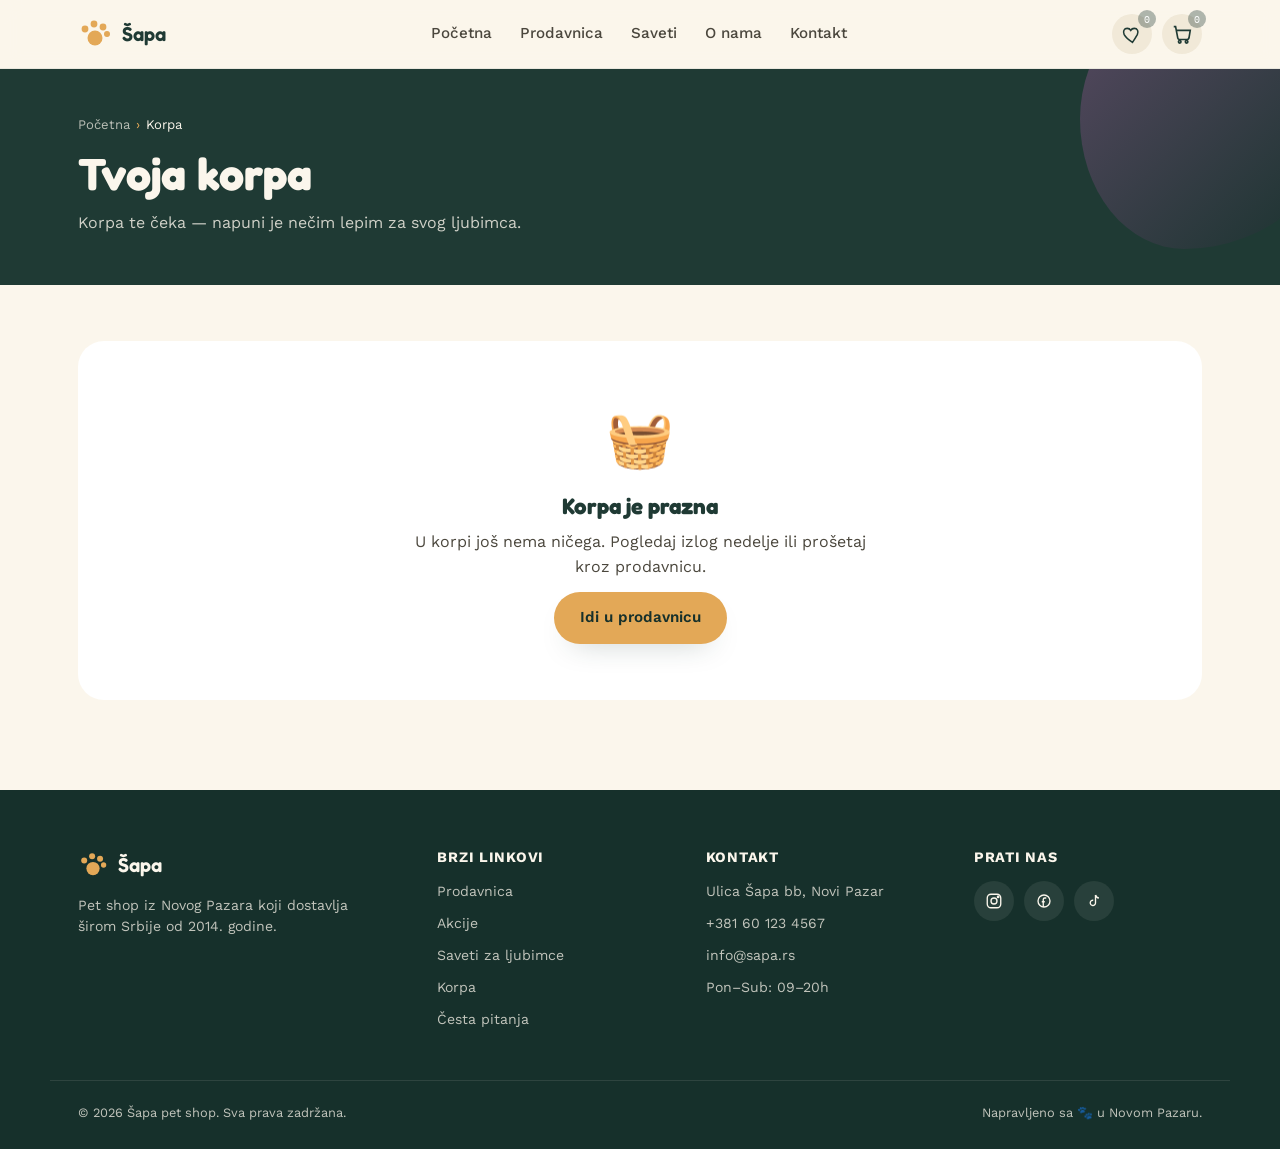
<file: stranice/korpa.html>
<!DOCTYPE html>
<html lang="sr-Latn" data-nivo="stranice" data-stranica="korpa.html">
<head>
<meta charset="UTF-8">
<meta name="viewport" content="width=device-width, initial-scale=1.0">
<title>Korpa — Šapa pet shop</title>
<meta name="description" content="Pregled korpe, kupon kodovi i obračun dostave. Besplatna dostava za porudžbine od 3.000 din.">
<meta name="theme-color" content="#1F3A34">
<link rel="icon" href="../img/favicon.svg" type="image/svg+xml">
<link rel="preconnect" href="https://fonts.googleapis.com">
<link rel="preconnect" href="https://fonts.gstatic.com" crossorigin>
<link href="https://fonts.googleapis.com/css2?family=Fredoka:wght@500;600;700&family=Work+Sans:wght@400;500;600&family=IBM+Plex+Mono:wght@500&display=swap" rel="stylesheet">
<link rel="stylesheet" href="../css/style.css">
</head>
<body>

<a class="skip-link" href="#sadrzaj">Preskoči na sadržaj</a>

<!-- ================= HEADER (isti na svim stranicama) ================= -->
<header class="site-header" id="siteHeader">
  <div class="wrap header-inner">
    <a href="../index.html" class="logo" aria-label="Šapa — početna">
      <svg width="34" height="34" viewBox="0 0 34 34" fill="none" xmlns="http://www.w3.org/2000/svg" aria-hidden="true">
          <circle cx="17" cy="21" r="7.5" fill="var(--gold)"/>
          <circle cx="7" cy="12" r="3.4" fill="var(--gold)"/>
          <circle cx="16" cy="7" r="3.4" fill="var(--gold)"/>
          <circle cx="25" cy="10" r="3.4" fill="var(--gold)"/>
          <circle cx="29" cy="17" r="3" fill="var(--gold)"/>
        </svg>
      <span>Šapa</span>
    </a>

    <nav class="main-nav" id="mainNav" aria-label="Glavna navigacija">
      <a href="../index.html">Početna</a>
      <a href="prodavnica.html">Prodavnica</a>
      <a href="saveti.html">Saveti</a>
      <a href="../index.html#o-nama">O nama</a>
      <a href="kontakt.html">Kontakt</a>
    </nav>

    <div class="header-actions">
      <button class="icon-btn" id="wishBtn" type="button" data-open-drawer="wishDrawer" aria-haspopup="dialog" aria-controls="wishDrawer" aria-expanded="false" aria-label="Lista želja">
        <svg width="21" height="21" viewBox="0 0 24 24" fill="none" stroke="currentColor" stroke-width="1.8" aria-hidden="true"><path d="M12 21s-7-4.35-9.5-8.8C.7 8.4 2.4 5 6 5c2 0 3.3 1 4 2.2C10.7 6 12 5 14 5c3.6 0 5.3 3.4 3.5 7.2C15 16.65 12 21 12 21Z"/></svg>
        <span class="cart-count wish-count" id="wishCount" aria-hidden="true">0</span>
      </button>
      <button class="icon-btn" id="cartBtn" type="button" data-open-drawer="cartDrawer" aria-haspopup="dialog" aria-controls="cartDrawer" aria-expanded="false" aria-label="Korpa">
        <svg width="22" height="22" viewBox="0 0 24 24" fill="none" stroke="currentColor" stroke-width="1.8" aria-hidden="true"><path d="M3 4h2l2.4 12.4a2 2 0 0 0 2 1.6h8.2a2 2 0 0 0 2-1.6L21 8H6"/><circle cx="9.5" cy="20.5" r="1.4"/><circle cx="17" cy="20.5" r="1.4"/></svg>
        <span class="cart-count" id="cartCount" aria-hidden="true">0</span>
      </button>
      <button class="menu-toggle" id="menuToggle" aria-label="Otvori meni" aria-expanded="false" aria-controls="mainNav" type="button">
        <span></span><span></span><span></span>
      </button>
    </div>
  </div>
</header>

<main id="sadrzaj" tabindex="-1">

  <section class="page-hero">
    <div class="wrap">
      <nav class="breadcrumb" aria-label="Putanja">
        <ol>
          <li><a href="../index.html">Početna</a></li>
          <li aria-current="page">Korpa</li>
        </ol>
      </nav>
      <h1>Tvoja korpa</h1>
      <p id="cartLead">Proveri stavke, primeni kupon i nastavi na plaćanje.</p>
    </div>
  </section>

  <section class="section-tight">
    <div class="wrap">

      <!-- Prazna korpa -->
      <div class="empty-box" id="cartEmpty" hidden>
        <span class="empty-emoji" aria-hidden="true">🧺</span>
        <h2>Korpa je prazna</h2>
        <p>U korpi još nema ničega. Pogledaj izlog nedelje ili prošetaj kroz prodavnicu.</p>
        <a href="prodavnica.html" class="btn btn-primary">Idi u prodavnicu</a>
      </div>

      <div class="cart-layout" id="cartFull" hidden>
        <!-- Stavke -->
        <div>
          <h2 class="visually-hidden">Stavke u korpi</h2>
          <ul class="cart-list" id="cartList"></ul>
          <div class="cart-actions">
            <a href="prodavnica.html" class="btn btn-ghost btn-small"><span aria-hidden="true">←</span> Nastavi kupovinu</a>
            <button type="button" class="btn btn-small btn-soft" id="clearCart">Isprazni korpu</button>
          </div>
        </div>

        <!-- Obračun -->
        <aside class="card summary" aria-labelledby="summaryTitle">
          <h2 id="summaryTitle">Pregled porudžbine</h2>

          <div id="shipBar"></div>

          <div>
            <form class="coupon-form" id="couponForm" novalidate>
              <label class="visually-hidden" for="couponInput">Kod kupona</label>
              <input type="text" id="couponInput" name="kupon" placeholder="Kod kupona" autocomplete="off" spellcheck="false" aria-describedby="couponMsg">
              <button type="submit" class="btn btn-dark btn-small">Primeni</button>
            </form>
            <p class="coupon-msg" id="couponMsg" role="status" aria-live="polite"></p>
            <div id="couponApplied"></div>
          </div>

          <dl class="summary-rows" id="summaryRows"></dl>

          <a href="placanje.html" class="btn btn-primary btn-block" id="toCheckout">Nastavi na plaćanje <span aria-hidden="true">→</span></a>
          <p class="secure-note"><span aria-hidden="true">💵</span> Plaćanje pouzećem, kuriru pri preuzimanju</p>
        </aside>
      </div>

    </div>
  </section>

</main>

<!-- ================= FOOTER (isti na svim stranicama) ================= -->
<footer class="site-footer">
  <div class="wrap footer-grid">
    <div class="footer-brand">
      <a href="../index.html" class="logo logo-footer">
        <svg width="30" height="30" viewBox="0 0 34 34" fill="none" xmlns="http://www.w3.org/2000/svg" aria-hidden="true">
          <circle cx="17" cy="21" r="7.5" fill="var(--gold)"/>
          <circle cx="7" cy="12" r="3.4" fill="var(--gold)"/>
          <circle cx="16" cy="7" r="3.4" fill="var(--gold)"/>
          <circle cx="25" cy="10" r="3.4" fill="var(--gold)"/>
          <circle cx="29" cy="17" r="3" fill="var(--gold)"/>
        </svg>
        <span>Šapa</span>
      </a>
      <p>Pet shop iz Novog Pazara koji dostavlja širom Srbije od 2014. godine.</p>
    </div>

    <div class="footer-col">
      <h3>Brzi linkovi</h3>
      <ul>
        <li><a href="prodavnica.html">Prodavnica</a></li>
        <li><a href="prodavnica.html?popust=1">Akcije</a></li>
        <li><a href="saveti.html">Saveti za ljubimce</a></li>
        <li><a href="korpa.html">Korpa</a></li>
        <li><a href="kontakt.html#faq">Česta pitanja</a></li>
      </ul>
    </div>

    <div class="footer-col">
      <h3>Kontakt</h3>
      <ul>
        <li>Ulica Šapa bb, Novi Pazar</li>
        <li><a href="tel:+381601234567">+381 60 123 4567</a></li>
        <li><a href="mailto:info@sapa.rs">info@sapa.rs</a></li>
        <li>Pon–Sub: 09–20h</li>
      </ul>
    </div>

    <div class="footer-col">
      <h3>Prati nas</h3>
      <div class="social-row">
        <a href="https://www.instagram.com/" class="icon-btn" target="_blank" rel="noopener noreferrer" aria-label="Instagram (otvara se u novom tabu)">
          <svg width="18" height="18" viewBox="0 0 24 24" fill="none" stroke="currentColor" stroke-width="1.8" aria-hidden="true"><rect x="3" y="3" width="18" height="18" rx="5"/><circle cx="12" cy="12" r="4"/><circle cx="17.5" cy="6.5" r="1"/></svg>
        </a>
        <a href="https://www.facebook.com/" class="icon-btn" target="_blank" rel="noopener noreferrer" aria-label="Facebook (otvara se u novom tabu)">
          <svg width="18" height="18" viewBox="0 0 24 24" fill="none" stroke="currentColor" stroke-width="1.8" aria-hidden="true"><path d="M15 8h-2a2 2 0 0 0-2 2v10M9 13h4"/><path d="M20 12a8 8 0 1 1-16 0 8 8 0 0 1 16 0Z"/></svg>
        </a>
        <a href="https://www.tiktok.com/" class="icon-btn" target="_blank" rel="noopener noreferrer" aria-label="TikTok (otvara se u novom tabu)">
          <svg width="18" height="18" viewBox="0 0 24 24" fill="none" stroke="currentColor" stroke-width="1.8" aria-hidden="true"><path d="M14 4v10.5a3.5 3.5 0 1 1-3-3.46"/><path d="M14 4c.6 2.3 2.2 3.7 4.5 4"/></svg>
        </a>
      </div>
    </div>
  </div>

  <div class="wrap footer-bottom">
    <p>© <span id="year">2026</span> Šapa pet shop. Sva prava zadržana.</p>
    <p>Napravljeno sa 🐾 u Novom Pazaru.</p>
  </div>
</footer>

<!-- ================= PANELI, TOAST, NAZAD NA VRH (zajedničko) ================= -->
<div class="drawer-overlay" id="drawerOverlay"></div>

<aside class="drawer" id="cartDrawer" role="dialog" aria-modal="true" aria-labelledby="cartDrawerTitle" aria-hidden="true" tabindex="-1">
  <div class="drawer-head">
    <h2 id="cartDrawerTitle"><span aria-hidden="true">🧺</span> Tvoja korpa</h2>
    <button class="icon-btn" type="button" data-close-drawer aria-label="Zatvori korpu">
      <svg width="18" height="18" viewBox="0 0 24 24" fill="none" stroke="currentColor" stroke-width="2" aria-hidden="true"><path d="M6 6l12 12M18 6 6 18"/></svg>
    </button>
  </div>
  <div class="drawer-body" id="cartDrawerBody"></div>
  <div class="drawer-foot" id="cartDrawerFoot"></div>
</aside>

<aside class="drawer" id="wishDrawer" role="dialog" aria-modal="true" aria-labelledby="wishDrawerTitle" aria-hidden="true" tabindex="-1">
  <div class="drawer-head">
    <h2 id="wishDrawerTitle"><span aria-hidden="true">💛</span> Lista želja</h2>
    <button class="icon-btn" type="button" data-close-drawer aria-label="Zatvori listu želja">
      <svg width="18" height="18" viewBox="0 0 24 24" fill="none" stroke="currentColor" stroke-width="2" aria-hidden="true"><path d="M6 6l12 12M18 6 6 18"/></svg>
    </button>
  </div>
  <div class="drawer-body" id="wishDrawerBody"></div>
  <div class="drawer-foot" id="wishDrawerFoot"></div>
</aside>

<button class="back-to-top" id="backToTop" aria-label="Nazad na vrh" type="button">
  <svg width="20" height="20" viewBox="0 0 24 24" fill="none" stroke="currentColor" stroke-width="2" aria-hidden="true"><path d="M12 19V5M5 12l7-7 7 7"/></svg>
</button>

<div class="toast" id="toast" role="status" aria-live="polite"></div>

<script src="../js/data.js"></script>
<script src="../js/main.js"></script>
<script src="../js/stranice/korpa.js"></script>
</body>
</html>
</file>
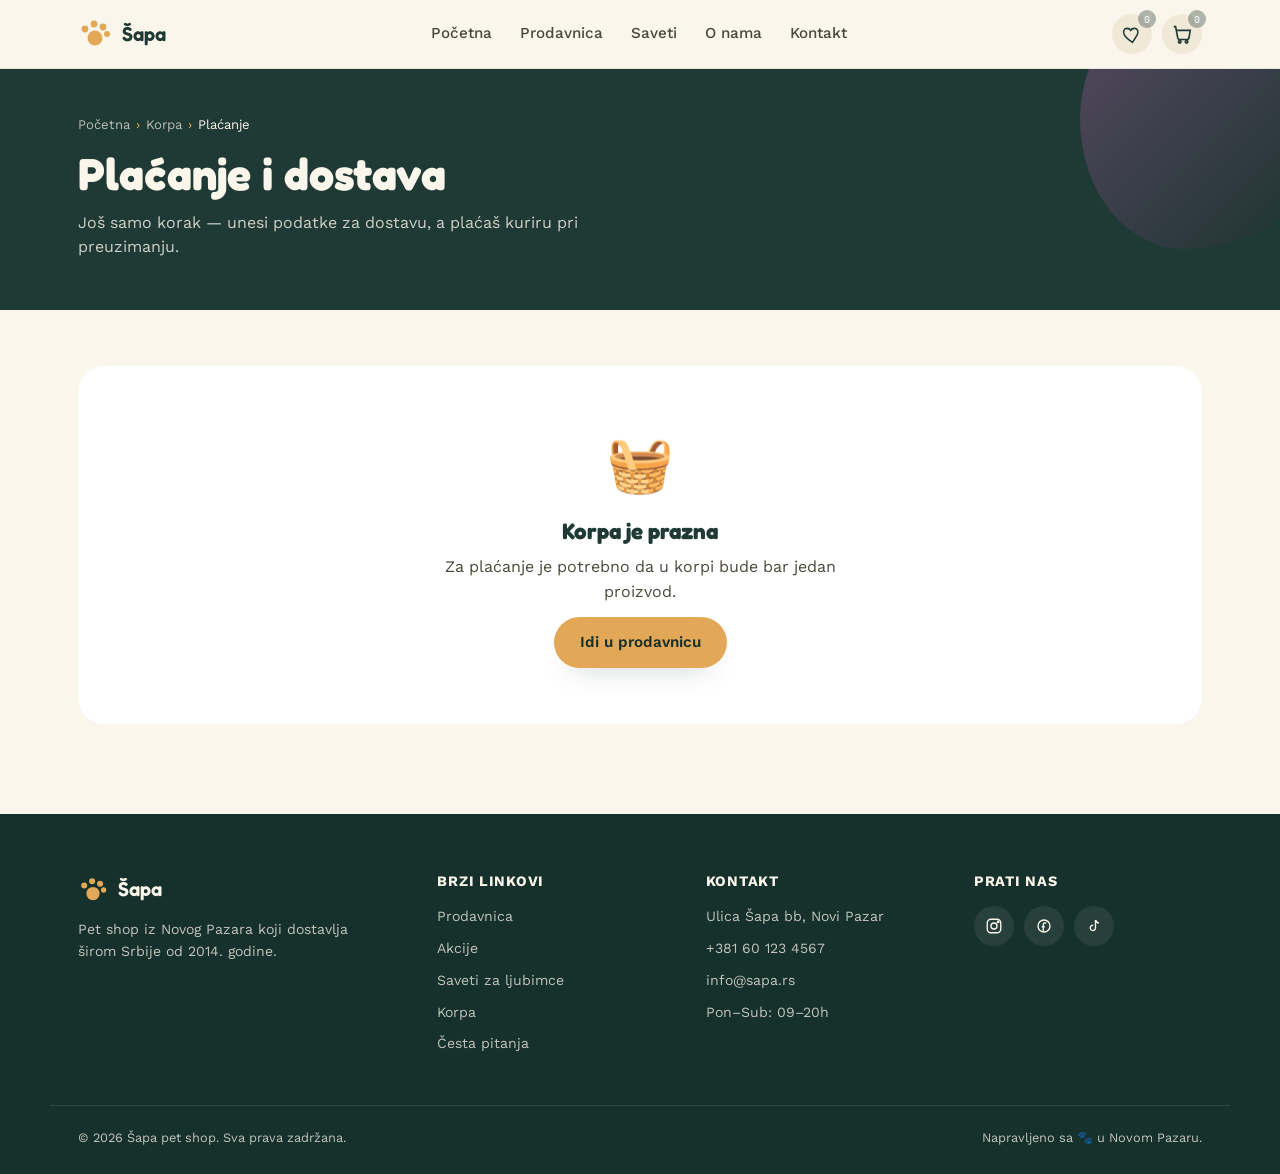
<file: stranice/placanje.html>
<!DOCTYPE html>
<html lang="sr-Latn" data-nivo="stranice" data-stranica="placanje.html">
<head>
<meta charset="UTF-8">
<meta name="viewport" content="width=device-width, initial-scale=1.0">
<title>Plaćanje — Šapa pet shop</title>
<meta name="description" content="Unesi podatke za dostavu za svoju Šapa porudžbinu. Plaćanje je pouzećem.">
<meta name="theme-color" content="#1F3A34">
<meta name="robots" content="noindex">
<link rel="icon" href="../img/favicon.svg" type="image/svg+xml">
<link rel="preconnect" href="https://fonts.googleapis.com">
<link rel="preconnect" href="https://fonts.gstatic.com" crossorigin>
<link href="https://fonts.googleapis.com/css2?family=Fredoka:wght@500;600;700&family=Work+Sans:wght@400;500;600&family=IBM+Plex+Mono:wght@500&display=swap" rel="stylesheet">
<link rel="stylesheet" href="../css/style.css">
</head>
<body>

<a class="skip-link" href="#sadrzaj">Preskoči na sadržaj</a>

<!-- ================= HEADER (isti na svim stranicama) ================= -->
<header class="site-header" id="siteHeader">
  <div class="wrap header-inner">
    <a href="../index.html" class="logo" aria-label="Šapa — početna">
      <svg width="34" height="34" viewBox="0 0 34 34" fill="none" xmlns="http://www.w3.org/2000/svg" aria-hidden="true">
          <circle cx="17" cy="21" r="7.5" fill="var(--gold)"/>
          <circle cx="7" cy="12" r="3.4" fill="var(--gold)"/>
          <circle cx="16" cy="7" r="3.4" fill="var(--gold)"/>
          <circle cx="25" cy="10" r="3.4" fill="var(--gold)"/>
          <circle cx="29" cy="17" r="3" fill="var(--gold)"/>
        </svg>
      <span>Šapa</span>
    </a>

    <nav class="main-nav" id="mainNav" aria-label="Glavna navigacija">
      <a href="../index.html">Početna</a>
      <a href="prodavnica.html">Prodavnica</a>
      <a href="saveti.html">Saveti</a>
      <a href="../index.html#o-nama">O nama</a>
      <a href="kontakt.html">Kontakt</a>
    </nav>

    <div class="header-actions">
      <button class="icon-btn" id="wishBtn" type="button" data-open-drawer="wishDrawer" aria-haspopup="dialog" aria-controls="wishDrawer" aria-expanded="false" aria-label="Lista želja">
        <svg width="21" height="21" viewBox="0 0 24 24" fill="none" stroke="currentColor" stroke-width="1.8" aria-hidden="true"><path d="M12 21s-7-4.35-9.5-8.8C.7 8.4 2.4 5 6 5c2 0 3.3 1 4 2.2C10.7 6 12 5 14 5c3.6 0 5.3 3.4 3.5 7.2C15 16.65 12 21 12 21Z"/></svg>
        <span class="cart-count wish-count" id="wishCount" aria-hidden="true">0</span>
      </button>
      <button class="icon-btn" id="cartBtn" type="button" data-open-drawer="cartDrawer" aria-haspopup="dialog" aria-controls="cartDrawer" aria-expanded="false" aria-label="Korpa">
        <svg width="22" height="22" viewBox="0 0 24 24" fill="none" stroke="currentColor" stroke-width="1.8" aria-hidden="true"><path d="M3 4h2l2.4 12.4a2 2 0 0 0 2 1.6h8.2a2 2 0 0 0 2-1.6L21 8H6"/><circle cx="9.5" cy="20.5" r="1.4"/><circle cx="17" cy="20.5" r="1.4"/></svg>
        <span class="cart-count" id="cartCount" aria-hidden="true">0</span>
      </button>
      <button class="menu-toggle" id="menuToggle" aria-label="Otvori meni" aria-expanded="false" aria-controls="mainNav" type="button">
        <span></span><span></span><span></span>
      </button>
    </div>
  </div>
</header>

<main id="sadrzaj" tabindex="-1">

  <section class="page-hero">
    <div class="wrap">
      <nav class="breadcrumb" aria-label="Putanja">
        <ol>
          <li><a href="../index.html">Početna</a></li>
          <li><a href="korpa.html">Korpa</a></li>
          <li aria-current="page">Plaćanje</li>
        </ol>
      </nav>
      <h1>Plaćanje i dostava</h1>
      <p>Još samo korak — unesi podatke za dostavu, a plaćaš kuriru pri preuzimanju.</p>
    </div>
  </section>

  <section class="section-tight">
    <div class="wrap">

      <div class="empty-box" id="checkoutEmpty" hidden>
        <span class="empty-emoji" aria-hidden="true">🧺</span>
        <h2>Korpa je prazna</h2>
        <p>Za plaćanje je potrebno da u korpi bude bar jedan proizvod.</p>
        <a href="prodavnica.html" class="btn btn-primary">Idi u prodavnicu</a>
      </div>

      <div class="checkout-layout" id="checkoutFull" hidden>

        <form class="card" id="checkoutForm" novalidate aria-labelledby="formTitle">
          <h2 id="formTitle">Podaci za dostavu</h2>
          <p class="hint form-intro">Polja označena sa <span class="req" aria-hidden="true">*</span><span class="visually-hidden">zvezdicom</span> su obavezna.</p>

          <div class="form-grid">
            <div class="field">
              <label for="ime">Ime <span class="req" aria-hidden="true">*</span></label>
              <input type="text" id="ime" name="ime" autocomplete="given-name" required maxlength="50" aria-describedby="greska-ime">
              <p class="field-error" id="greska-ime"></p>
            </div>
            <div class="field">
              <label for="prezime">Prezime <span class="req" aria-hidden="true">*</span></label>
              <input type="text" id="prezime" name="prezime" autocomplete="family-name" required maxlength="50" aria-describedby="greska-prezime">
              <p class="field-error" id="greska-prezime"></p>
            </div>
            <div class="field">
              <label for="email">Email <span class="req" aria-hidden="true">*</span></label>
              <input type="email" id="email" name="email" autocomplete="email" required maxlength="100" aria-describedby="hint-email greska-email">
              <p class="hint" id="hint-email">Na ovu adresu šaljemo potvrdu porudžbine.</p>
              <p class="field-error" id="greska-email"></p>
            </div>
            <div class="field">
              <label for="telefon">Telefon <span class="req" aria-hidden="true">*</span></label>
              <input type="tel" id="telefon" name="telefon" autocomplete="tel" inputmode="tel" required maxlength="20" placeholder="060 123 4567" aria-describedby="hint-telefon greska-telefon">
              <p class="hint" id="hint-telefon">Npr. 060 123 4567 ili +381 60 123 4567.</p>
              <p class="field-error" id="greska-telefon"></p>
            </div>
            <div class="field full">
              <label for="adresa">Ulica i broj <span class="req" aria-hidden="true">*</span></label>
              <input type="text" id="adresa" name="adresa" autocomplete="street-address" required maxlength="120" aria-describedby="greska-adresa">
              <p class="field-error" id="greska-adresa"></p>
            </div>
            <div class="field">
              <label for="grad">Grad <span class="req" aria-hidden="true">*</span></label>
              <input type="text" id="grad" name="grad" autocomplete="address-level2" required maxlength="60" aria-describedby="greska-grad">
              <p class="field-error" id="greska-grad"></p>
            </div>
            <div class="field">
              <label for="postanskiBroj">Poštanski broj <span class="req" aria-hidden="true">*</span></label>
              <input type="text" id="postanskiBroj" name="postanskiBroj" autocomplete="postal-code" inputmode="numeric" required maxlength="5" placeholder="36300" aria-describedby="greska-postanskiBroj">
              <p class="field-error" id="greska-postanskiBroj"></p>
            </div>
            <div class="field full">
              <label for="napomena">Napomena za dostavu <span class="optional">(nije obavezno)</span></label>
              <textarea id="napomena" name="napomena" rows="3" maxlength="300" placeholder="Npr. sprat, interfon, najbolje vreme za dostavu…" aria-describedby="napomenaBrojac"></textarea>
              <p class="hint" id="napomenaBrojac" aria-live="polite">0 / 300</p>
            </div>

            <div class="full">
              <p class="field-label" id="placanjeNaslov">Način plaćanja</p>
              <div class="pay-card is-selected" aria-labelledby="placanjeNaslov">
                <span class="pay-emoji" aria-hidden="true">💵</span>
                <span><strong>Plaćanje pouzećem</strong><small>Plaćaš kuriru gotovinom pri preuzimanju paketa. Ništa ne plaćaš unapred.</small></span>
              </div>
            </div>
          </div>

          <button type="submit" class="btn btn-primary btn-block form-submit" id="submitOrder">
            Potvrdi porudžbinu
          </button>
          <p class="secure-note secure-note--form"><span aria-hidden="true">🔒</span> Tvoji podaci ostaju samo u ovom pregledaču.</p>
        </form>

        <aside class="card summary" aria-labelledby="sumTitle">
          <div class="section-head summary-head">
            <h2 id="sumTitle">Tvoja porudžbina</h2>
            <a href="korpa.html" class="text-link summary-edit">Izmeni</a>
          </div>
          <ul class="summary-items" id="checkoutItems"></ul>
          <div id="checkoutShip"></div>
          <dl class="summary-rows" id="checkoutRows"></dl>
          <p class="hint" id="deliveryEstimate"></p>
        </aside>

      </div>
    </div>
  </section>

  <!-- Prozor „obrada porudžbine” -->
  <div class="processing" id="processing" hidden>
    <div class="processing-box" role="status" aria-live="assertive">
      <div class="paw-loader" aria-hidden="true"><span>🐾</span><span>🐾</span><span>🐾</span></div>
      <p class="processing-text" id="processingText">Obrađujemo porudžbinu…</p>
    </div>
  </div>

</main>

<!-- ================= FOOTER (isti na svim stranicama) ================= -->
<footer class="site-footer">
  <div class="wrap footer-grid">
    <div class="footer-brand">
      <a href="../index.html" class="logo logo-footer">
        <svg width="30" height="30" viewBox="0 0 34 34" fill="none" xmlns="http://www.w3.org/2000/svg" aria-hidden="true">
          <circle cx="17" cy="21" r="7.5" fill="var(--gold)"/>
          <circle cx="7" cy="12" r="3.4" fill="var(--gold)"/>
          <circle cx="16" cy="7" r="3.4" fill="var(--gold)"/>
          <circle cx="25" cy="10" r="3.4" fill="var(--gold)"/>
          <circle cx="29" cy="17" r="3" fill="var(--gold)"/>
        </svg>
        <span>Šapa</span>
      </a>
      <p>Pet shop iz Novog Pazara koji dostavlja širom Srbije od 2014. godine.</p>
    </div>

    <div class="footer-col">
      <h3>Brzi linkovi</h3>
      <ul>
        <li><a href="prodavnica.html">Prodavnica</a></li>
        <li><a href="prodavnica.html?popust=1">Akcije</a></li>
        <li><a href="saveti.html">Saveti za ljubimce</a></li>
        <li><a href="korpa.html">Korpa</a></li>
        <li><a href="kontakt.html#faq">Česta pitanja</a></li>
      </ul>
    </div>

    <div class="footer-col">
      <h3>Kontakt</h3>
      <ul>
        <li>Ulica Šapa bb, Novi Pazar</li>
        <li><a href="tel:+381601234567">+381 60 123 4567</a></li>
        <li><a href="mailto:info@sapa.rs">info@sapa.rs</a></li>
        <li>Pon–Sub: 09–20h</li>
      </ul>
    </div>

    <div class="footer-col">
      <h3>Prati nas</h3>
      <div class="social-row">
        <a href="https://www.instagram.com/" class="icon-btn" target="_blank" rel="noopener noreferrer" aria-label="Instagram (otvara se u novom tabu)">
          <svg width="18" height="18" viewBox="0 0 24 24" fill="none" stroke="currentColor" stroke-width="1.8" aria-hidden="true"><rect x="3" y="3" width="18" height="18" rx="5"/><circle cx="12" cy="12" r="4"/><circle cx="17.5" cy="6.5" r="1"/></svg>
        </a>
        <a href="https://www.facebook.com/" class="icon-btn" target="_blank" rel="noopener noreferrer" aria-label="Facebook (otvara se u novom tabu)">
          <svg width="18" height="18" viewBox="0 0 24 24" fill="none" stroke="currentColor" stroke-width="1.8" aria-hidden="true"><path d="M15 8h-2a2 2 0 0 0-2 2v10M9 13h4"/><path d="M20 12a8 8 0 1 1-16 0 8 8 0 0 1 16 0Z"/></svg>
        </a>
        <a href="https://www.tiktok.com/" class="icon-btn" target="_blank" rel="noopener noreferrer" aria-label="TikTok (otvara se u novom tabu)">
          <svg width="18" height="18" viewBox="0 0 24 24" fill="none" stroke="currentColor" stroke-width="1.8" aria-hidden="true"><path d="M14 4v10.5a3.5 3.5 0 1 1-3-3.46"/><path d="M14 4c.6 2.3 2.2 3.7 4.5 4"/></svg>
        </a>
      </div>
    </div>
  </div>

  <div class="wrap footer-bottom">
    <p>© <span id="year">2026</span> Šapa pet shop. Sva prava zadržana.</p>
    <p>Napravljeno sa 🐾 u Novom Pazaru.</p>
  </div>
</footer>

<!-- ================= PANELI, TOAST, NAZAD NA VRH (zajedničko) ================= -->
<div class="drawer-overlay" id="drawerOverlay"></div>

<aside class="drawer" id="cartDrawer" role="dialog" aria-modal="true" aria-labelledby="cartDrawerTitle" aria-hidden="true" tabindex="-1">
  <div class="drawer-head">
    <h2 id="cartDrawerTitle"><span aria-hidden="true">🧺</span> Tvoja korpa</h2>
    <button class="icon-btn" type="button" data-close-drawer aria-label="Zatvori korpu">
      <svg width="18" height="18" viewBox="0 0 24 24" fill="none" stroke="currentColor" stroke-width="2" aria-hidden="true"><path d="M6 6l12 12M18 6 6 18"/></svg>
    </button>
  </div>
  <div class="drawer-body" id="cartDrawerBody"></div>
  <div class="drawer-foot" id="cartDrawerFoot"></div>
</aside>

<aside class="drawer" id="wishDrawer" role="dialog" aria-modal="true" aria-labelledby="wishDrawerTitle" aria-hidden="true" tabindex="-1">
  <div class="drawer-head">
    <h2 id="wishDrawerTitle"><span aria-hidden="true">💛</span> Lista želja</h2>
    <button class="icon-btn" type="button" data-close-drawer aria-label="Zatvori listu želja">
      <svg width="18" height="18" viewBox="0 0 24 24" fill="none" stroke="currentColor" stroke-width="2" aria-hidden="true"><path d="M6 6l12 12M18 6 6 18"/></svg>
    </button>
  </div>
  <div class="drawer-body" id="wishDrawerBody"></div>
  <div class="drawer-foot" id="wishDrawerFoot"></div>
</aside>

<button class="back-to-top" id="backToTop" aria-label="Nazad na vrh" type="button">
  <svg width="20" height="20" viewBox="0 0 24 24" fill="none" stroke="currentColor" stroke-width="2" aria-hidden="true"><path d="M12 19V5M5 12l7-7 7 7"/></svg>
</button>

<div class="toast" id="toast" role="status" aria-live="polite"></div>

<script src="../js/data.js"></script>
<script src="../js/main.js"></script>
<script src="../js/stranice/placanje.js"></script>
</body>
</html>
</file>
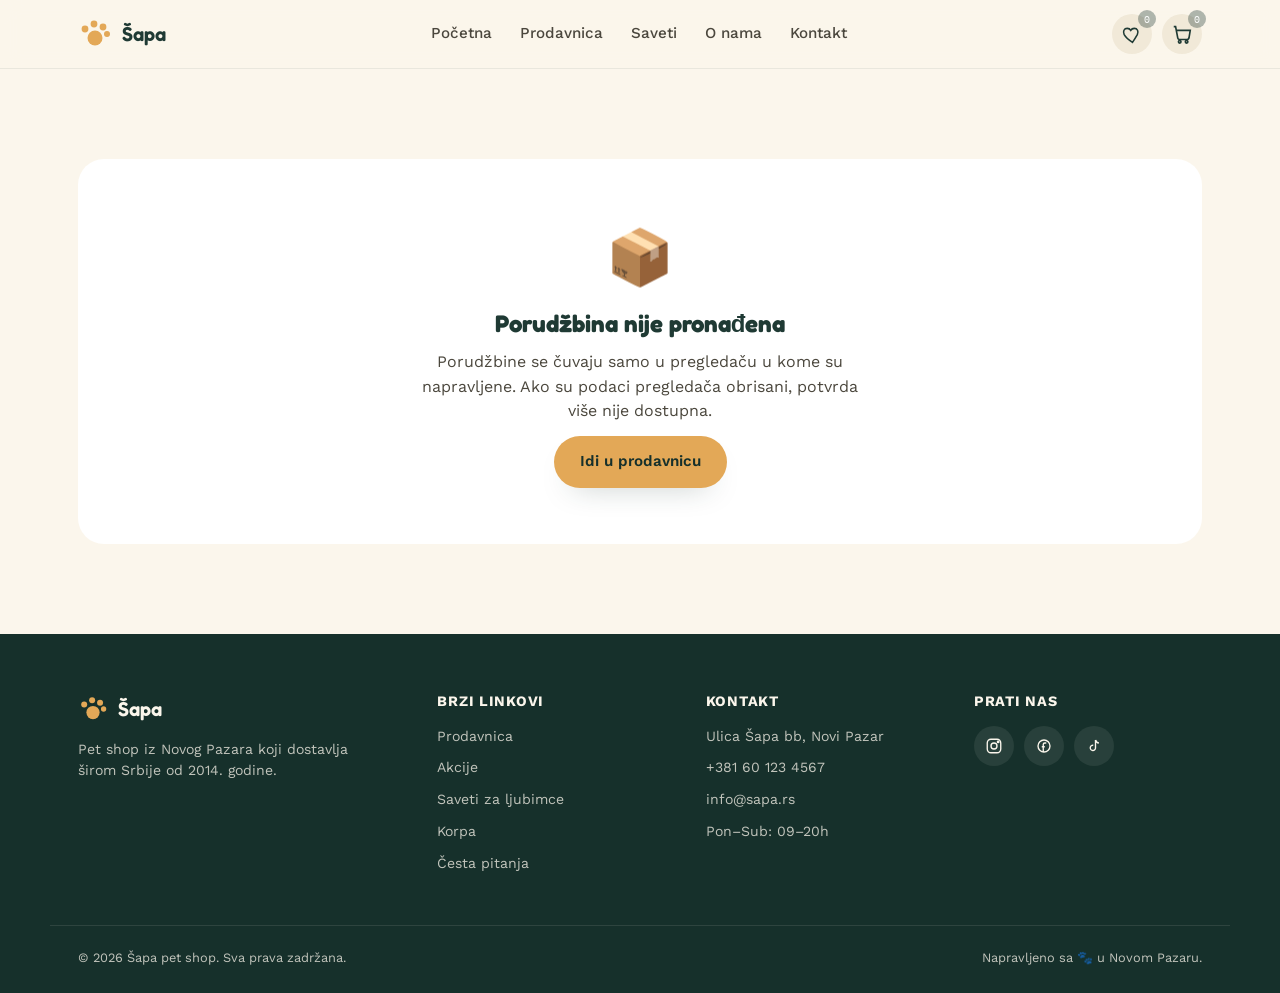
<file: stranice/porudzbina.html>
<!DOCTYPE html>
<html lang="sr-Latn" data-nivo="stranice" data-stranica="porudzbina.html">
<head>
<meta charset="UTF-8">
<meta name="viewport" content="width=device-width, initial-scale=1.0">
<title>Porudžbina primljena — Šapa pet shop</title>
<meta name="description" content="Potvrda porudžbine: broj porudžbine, stavke, adresa i okvirni datum isporuke.">
<meta name="theme-color" content="#1F3A34">
<meta name="robots" content="noindex">
<link rel="icon" href="../img/favicon.svg" type="image/svg+xml">
<link rel="preconnect" href="https://fonts.googleapis.com">
<link rel="preconnect" href="https://fonts.gstatic.com" crossorigin>
<link href="https://fonts.googleapis.com/css2?family=Fredoka:wght@500;600;700&family=Work+Sans:wght@400;500;600&family=IBM+Plex+Mono:wght@500&display=swap" rel="stylesheet">
<link rel="stylesheet" href="../css/style.css">
</head>
<body>

<a class="skip-link" href="#sadrzaj">Preskoči na sadržaj</a>

<!-- ================= HEADER (isti na svim stranicama) ================= -->
<header class="site-header" id="siteHeader">
  <div class="wrap header-inner">
    <a href="../index.html" class="logo" aria-label="Šapa — početna">
      <svg width="34" height="34" viewBox="0 0 34 34" fill="none" xmlns="http://www.w3.org/2000/svg" aria-hidden="true">
          <circle cx="17" cy="21" r="7.5" fill="var(--gold)"/>
          <circle cx="7" cy="12" r="3.4" fill="var(--gold)"/>
          <circle cx="16" cy="7" r="3.4" fill="var(--gold)"/>
          <circle cx="25" cy="10" r="3.4" fill="var(--gold)"/>
          <circle cx="29" cy="17" r="3" fill="var(--gold)"/>
        </svg>
      <span>Šapa</span>
    </a>

    <nav class="main-nav" id="mainNav" aria-label="Glavna navigacija">
      <a href="../index.html">Početna</a>
      <a href="prodavnica.html">Prodavnica</a>
      <a href="saveti.html">Saveti</a>
      <a href="../index.html#o-nama">O nama</a>
      <a href="kontakt.html">Kontakt</a>
    </nav>

    <div class="header-actions">
      <button class="icon-btn" id="wishBtn" type="button" data-open-drawer="wishDrawer" aria-haspopup="dialog" aria-controls="wishDrawer" aria-expanded="false" aria-label="Lista želja">
        <svg width="21" height="21" viewBox="0 0 24 24" fill="none" stroke="currentColor" stroke-width="1.8" aria-hidden="true"><path d="M12 21s-7-4.35-9.5-8.8C.7 8.4 2.4 5 6 5c2 0 3.3 1 4 2.2C10.7 6 12 5 14 5c3.6 0 5.3 3.4 3.5 7.2C15 16.65 12 21 12 21Z"/></svg>
        <span class="cart-count wish-count" id="wishCount" aria-hidden="true">0</span>
      </button>
      <button class="icon-btn" id="cartBtn" type="button" data-open-drawer="cartDrawer" aria-haspopup="dialog" aria-controls="cartDrawer" aria-expanded="false" aria-label="Korpa">
        <svg width="22" height="22" viewBox="0 0 24 24" fill="none" stroke="currentColor" stroke-width="1.8" aria-hidden="true"><path d="M3 4h2l2.4 12.4a2 2 0 0 0 2 1.6h8.2a2 2 0 0 0 2-1.6L21 8H6"/><circle cx="9.5" cy="20.5" r="1.4"/><circle cx="17" cy="20.5" r="1.4"/></svg>
        <span class="cart-count" id="cartCount" aria-hidden="true">0</span>
      </button>
      <button class="menu-toggle" id="menuToggle" aria-label="Otvori meni" aria-expanded="false" aria-controls="mainNav" type="button">
        <span></span><span></span><span></span>
      </button>
    </div>
  </div>
</header>

<main id="sadrzaj" tabindex="-1">
  <section class="section">
    <div class="wrap" id="orderRoot">
      <noscript><p class="empty-state">Za prikaz porudžbine uključi JavaScript.</p></noscript>
    </div>
  </section>
</main>

<!-- ================= FOOTER (isti na svim stranicama) ================= -->
<footer class="site-footer">
  <div class="wrap footer-grid">
    <div class="footer-brand">
      <a href="../index.html" class="logo logo-footer">
        <svg width="30" height="30" viewBox="0 0 34 34" fill="none" xmlns="http://www.w3.org/2000/svg" aria-hidden="true">
          <circle cx="17" cy="21" r="7.5" fill="var(--gold)"/>
          <circle cx="7" cy="12" r="3.4" fill="var(--gold)"/>
          <circle cx="16" cy="7" r="3.4" fill="var(--gold)"/>
          <circle cx="25" cy="10" r="3.4" fill="var(--gold)"/>
          <circle cx="29" cy="17" r="3" fill="var(--gold)"/>
        </svg>
        <span>Šapa</span>
      </a>
      <p>Pet shop iz Novog Pazara koji dostavlja širom Srbije od 2014. godine.</p>
    </div>

    <div class="footer-col">
      <h3>Brzi linkovi</h3>
      <ul>
        <li><a href="prodavnica.html">Prodavnica</a></li>
        <li><a href="prodavnica.html?popust=1">Akcije</a></li>
        <li><a href="saveti.html">Saveti za ljubimce</a></li>
        <li><a href="korpa.html">Korpa</a></li>
        <li><a href="kontakt.html#faq">Česta pitanja</a></li>
      </ul>
    </div>

    <div class="footer-col">
      <h3>Kontakt</h3>
      <ul>
        <li>Ulica Šapa bb, Novi Pazar</li>
        <li><a href="tel:+381601234567">+381 60 123 4567</a></li>
        <li><a href="mailto:info@sapa.rs">info@sapa.rs</a></li>
        <li>Pon–Sub: 09–20h</li>
      </ul>
    </div>

    <div class="footer-col">
      <h3>Prati nas</h3>
      <div class="social-row">
        <a href="https://www.instagram.com/" class="icon-btn" target="_blank" rel="noopener noreferrer" aria-label="Instagram (otvara se u novom tabu)">
          <svg width="18" height="18" viewBox="0 0 24 24" fill="none" stroke="currentColor" stroke-width="1.8" aria-hidden="true"><rect x="3" y="3" width="18" height="18" rx="5"/><circle cx="12" cy="12" r="4"/><circle cx="17.5" cy="6.5" r="1"/></svg>
        </a>
        <a href="https://www.facebook.com/" class="icon-btn" target="_blank" rel="noopener noreferrer" aria-label="Facebook (otvara se u novom tabu)">
          <svg width="18" height="18" viewBox="0 0 24 24" fill="none" stroke="currentColor" stroke-width="1.8" aria-hidden="true"><path d="M15 8h-2a2 2 0 0 0-2 2v10M9 13h4"/><path d="M20 12a8 8 0 1 1-16 0 8 8 0 0 1 16 0Z"/></svg>
        </a>
        <a href="https://www.tiktok.com/" class="icon-btn" target="_blank" rel="noopener noreferrer" aria-label="TikTok (otvara se u novom tabu)">
          <svg width="18" height="18" viewBox="0 0 24 24" fill="none" stroke="currentColor" stroke-width="1.8" aria-hidden="true"><path d="M14 4v10.5a3.5 3.5 0 1 1-3-3.46"/><path d="M14 4c.6 2.3 2.2 3.7 4.5 4"/></svg>
        </a>
      </div>
    </div>
  </div>

  <div class="wrap footer-bottom">
    <p>© <span id="year">2026</span> Šapa pet shop. Sva prava zadržana.</p>
    <p>Napravljeno sa 🐾 u Novom Pazaru.</p>
  </div>
</footer>

<!-- ================= PANELI, TOAST, NAZAD NA VRH (zajedničko) ================= -->
<div class="drawer-overlay" id="drawerOverlay"></div>

<aside class="drawer" id="cartDrawer" role="dialog" aria-modal="true" aria-labelledby="cartDrawerTitle" aria-hidden="true" tabindex="-1">
  <div class="drawer-head">
    <h2 id="cartDrawerTitle"><span aria-hidden="true">🧺</span> Tvoja korpa</h2>
    <button class="icon-btn" type="button" data-close-drawer aria-label="Zatvori korpu">
      <svg width="18" height="18" viewBox="0 0 24 24" fill="none" stroke="currentColor" stroke-width="2" aria-hidden="true"><path d="M6 6l12 12M18 6 6 18"/></svg>
    </button>
  </div>
  <div class="drawer-body" id="cartDrawerBody"></div>
  <div class="drawer-foot" id="cartDrawerFoot"></div>
</aside>

<aside class="drawer" id="wishDrawer" role="dialog" aria-modal="true" aria-labelledby="wishDrawerTitle" aria-hidden="true" tabindex="-1">
  <div class="drawer-head">
    <h2 id="wishDrawerTitle"><span aria-hidden="true">💛</span> Lista želja</h2>
    <button class="icon-btn" type="button" data-close-drawer aria-label="Zatvori listu želja">
      <svg width="18" height="18" viewBox="0 0 24 24" fill="none" stroke="currentColor" stroke-width="2" aria-hidden="true"><path d="M6 6l12 12M18 6 6 18"/></svg>
    </button>
  </div>
  <div class="drawer-body" id="wishDrawerBody"></div>
  <div class="drawer-foot" id="wishDrawerFoot"></div>
</aside>

<button class="back-to-top" id="backToTop" aria-label="Nazad na vrh" type="button">
  <svg width="20" height="20" viewBox="0 0 24 24" fill="none" stroke="currentColor" stroke-width="2" aria-hidden="true"><path d="M12 19V5M5 12l7-7 7 7"/></svg>
</button>

<div class="toast" id="toast" role="status" aria-live="polite"></div>

<script src="../js/data.js"></script>
<script src="../js/main.js"></script>
<script src="../js/stranice/porudzbina.js"></script>
</body>
</html>
</file>
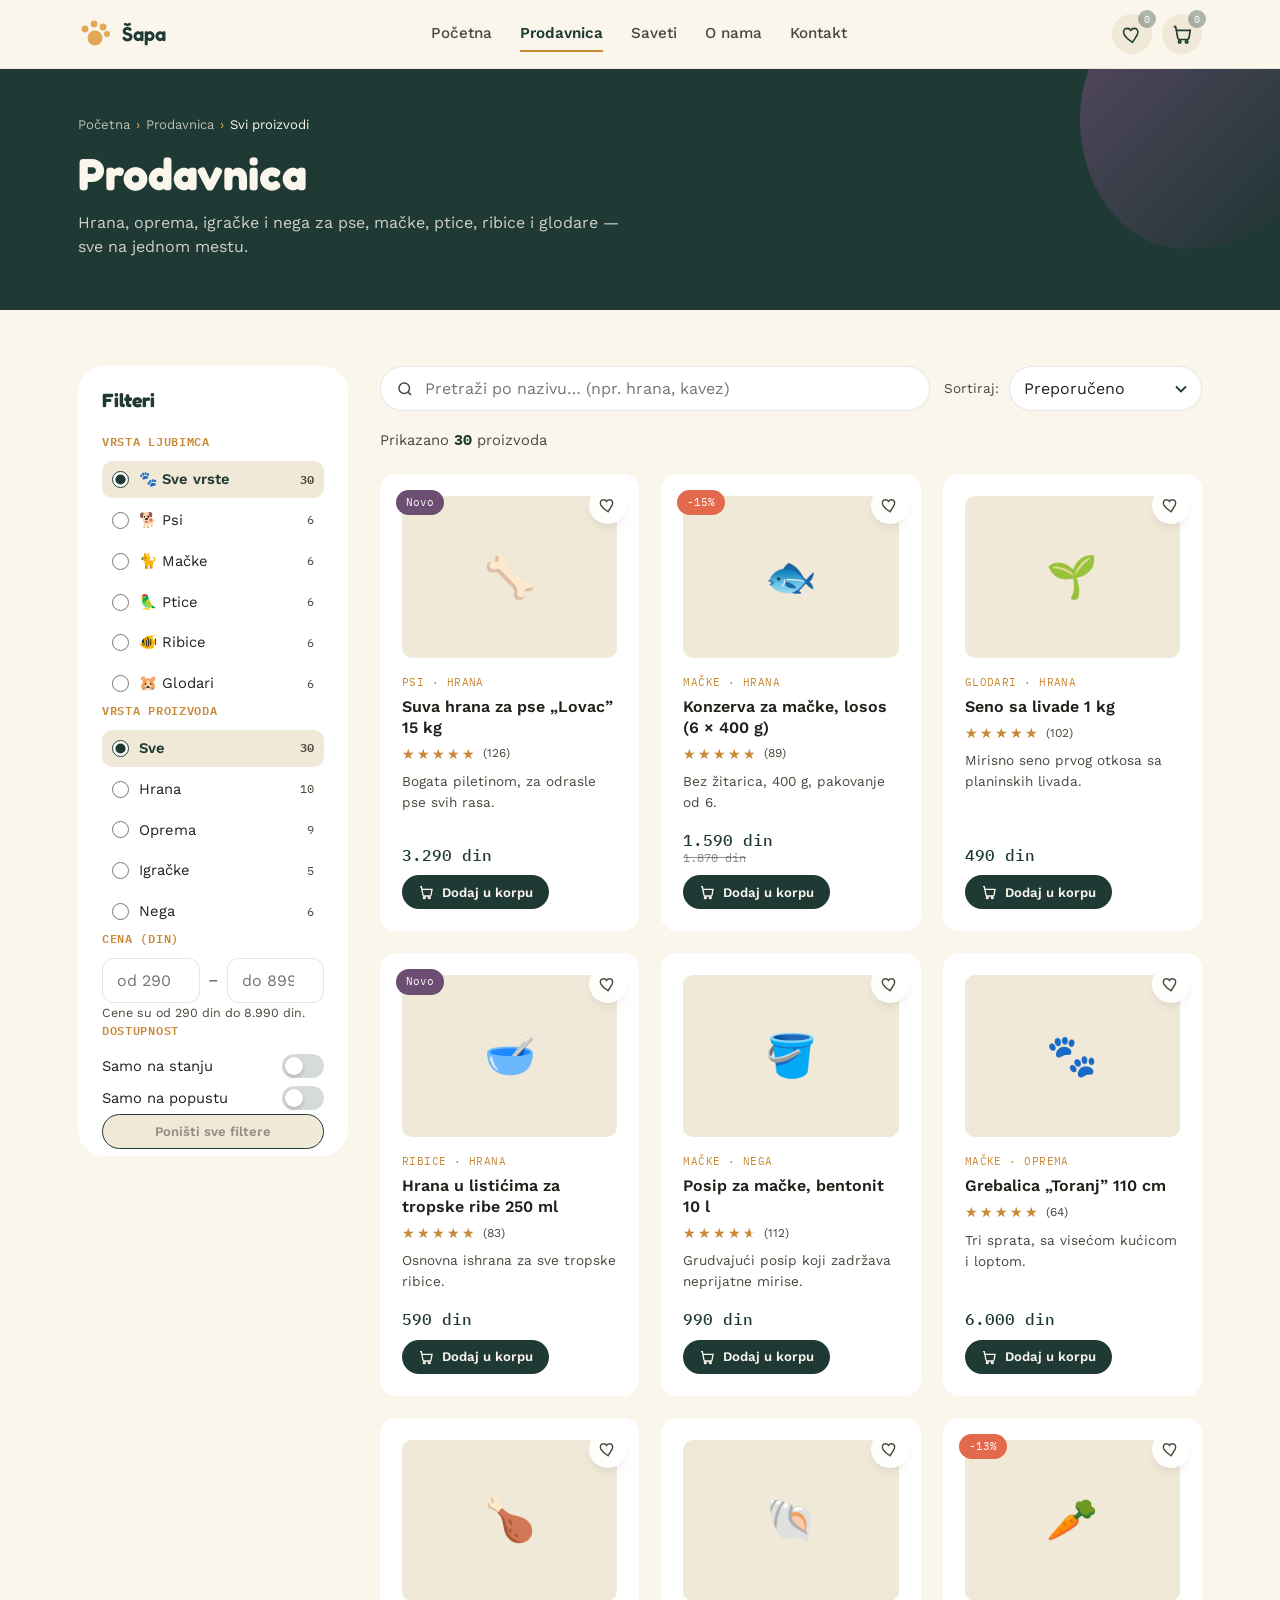
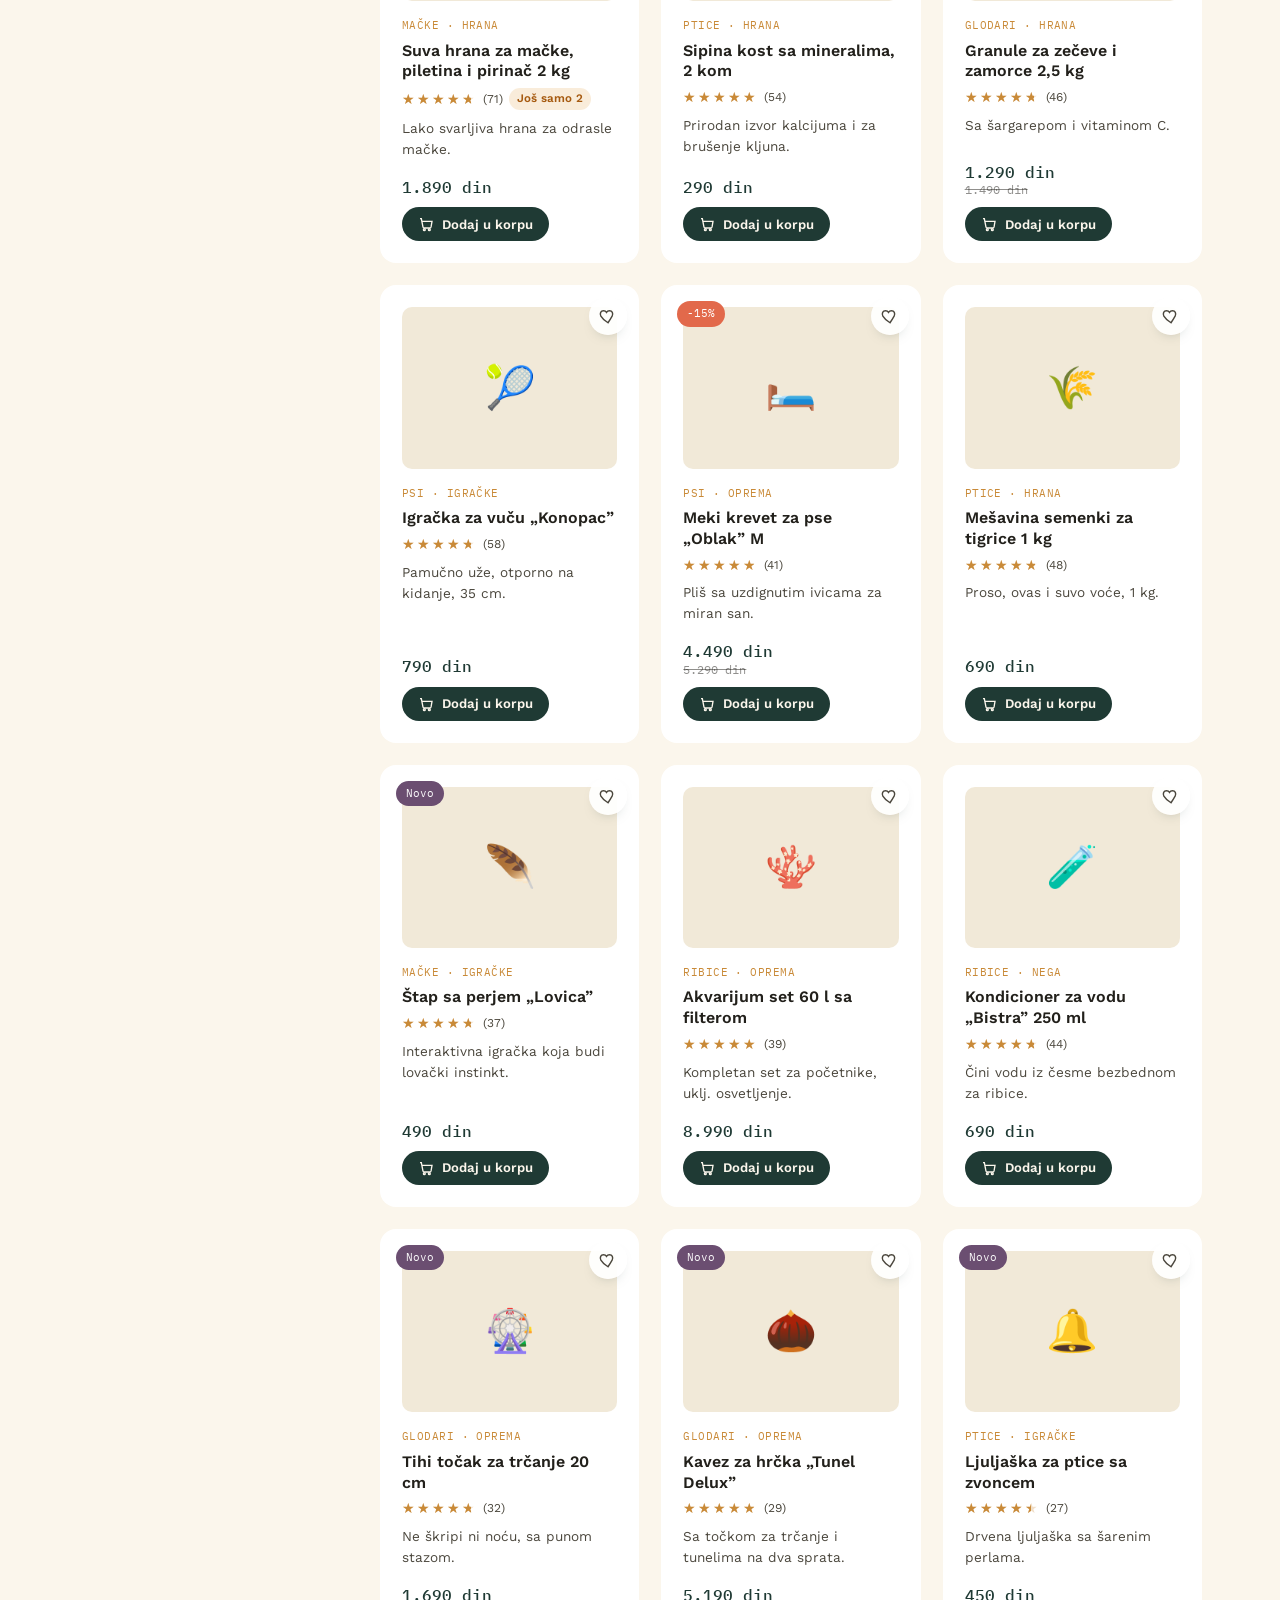
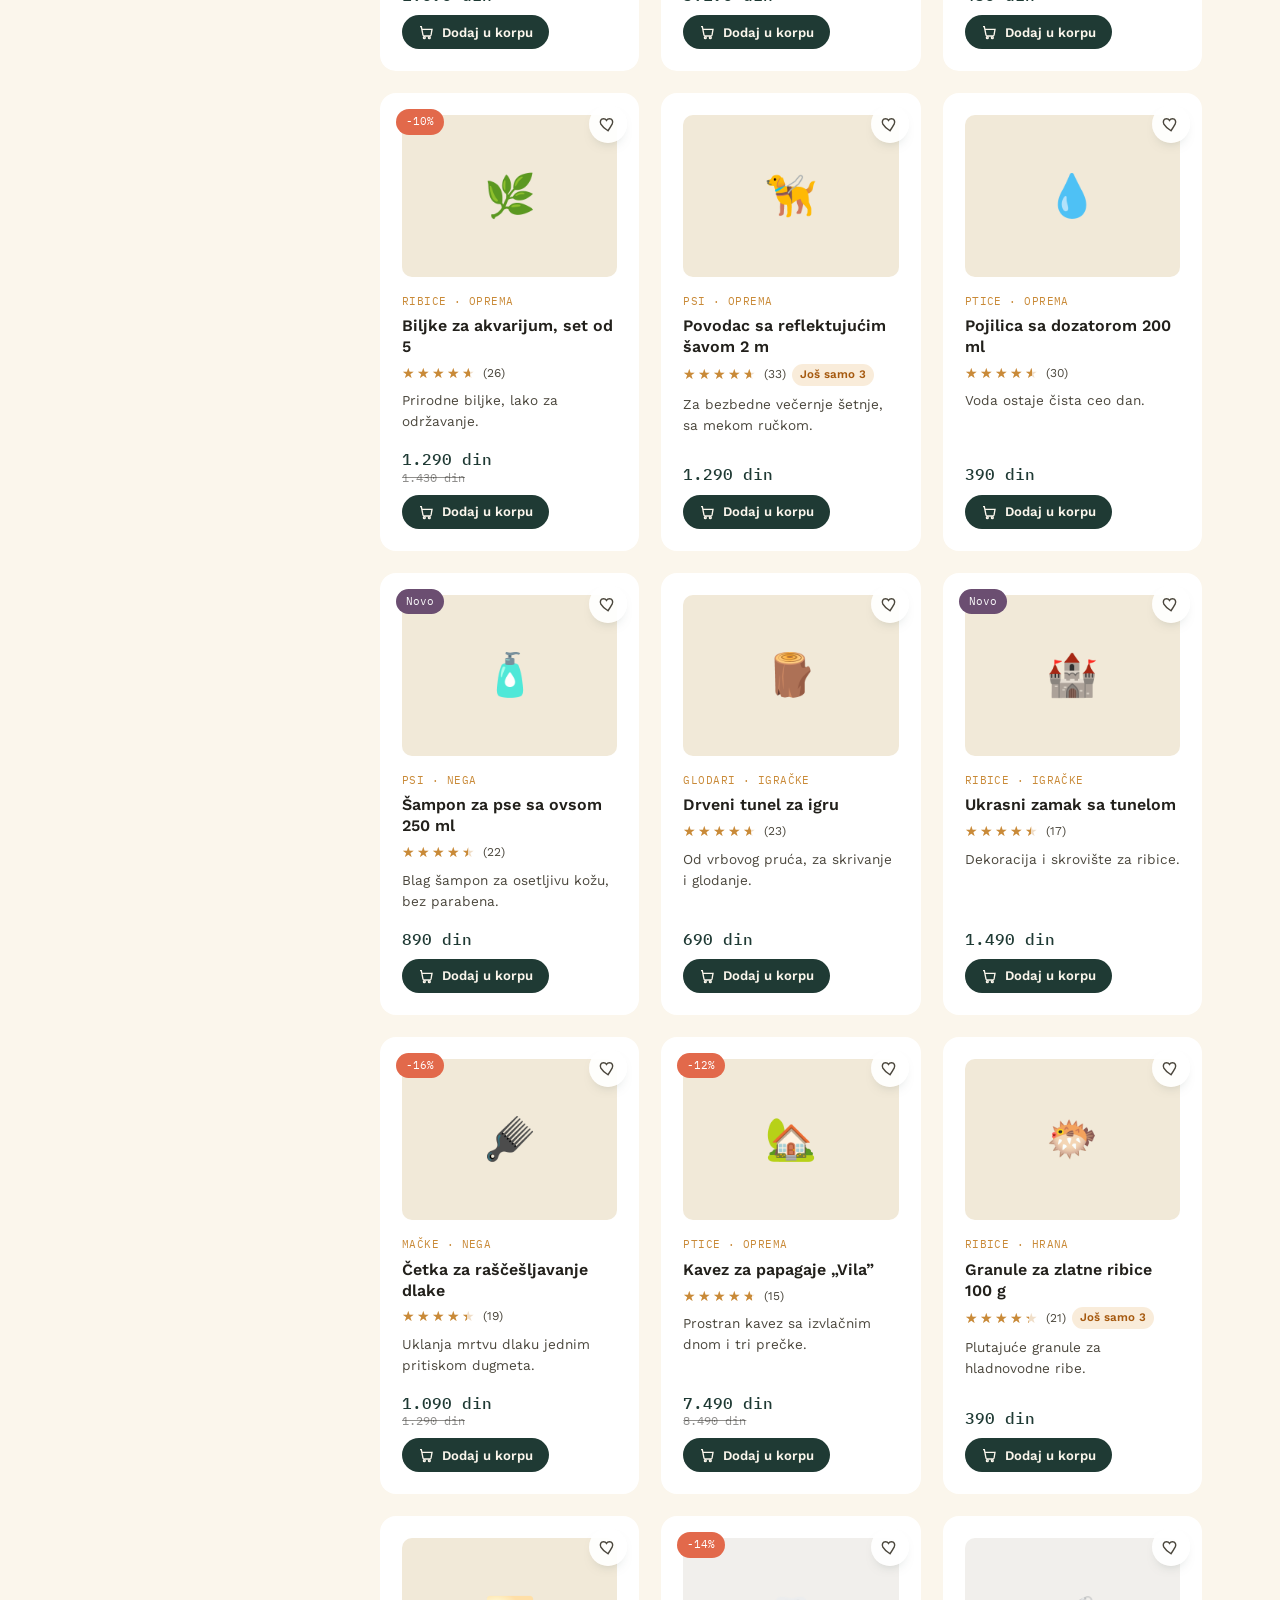
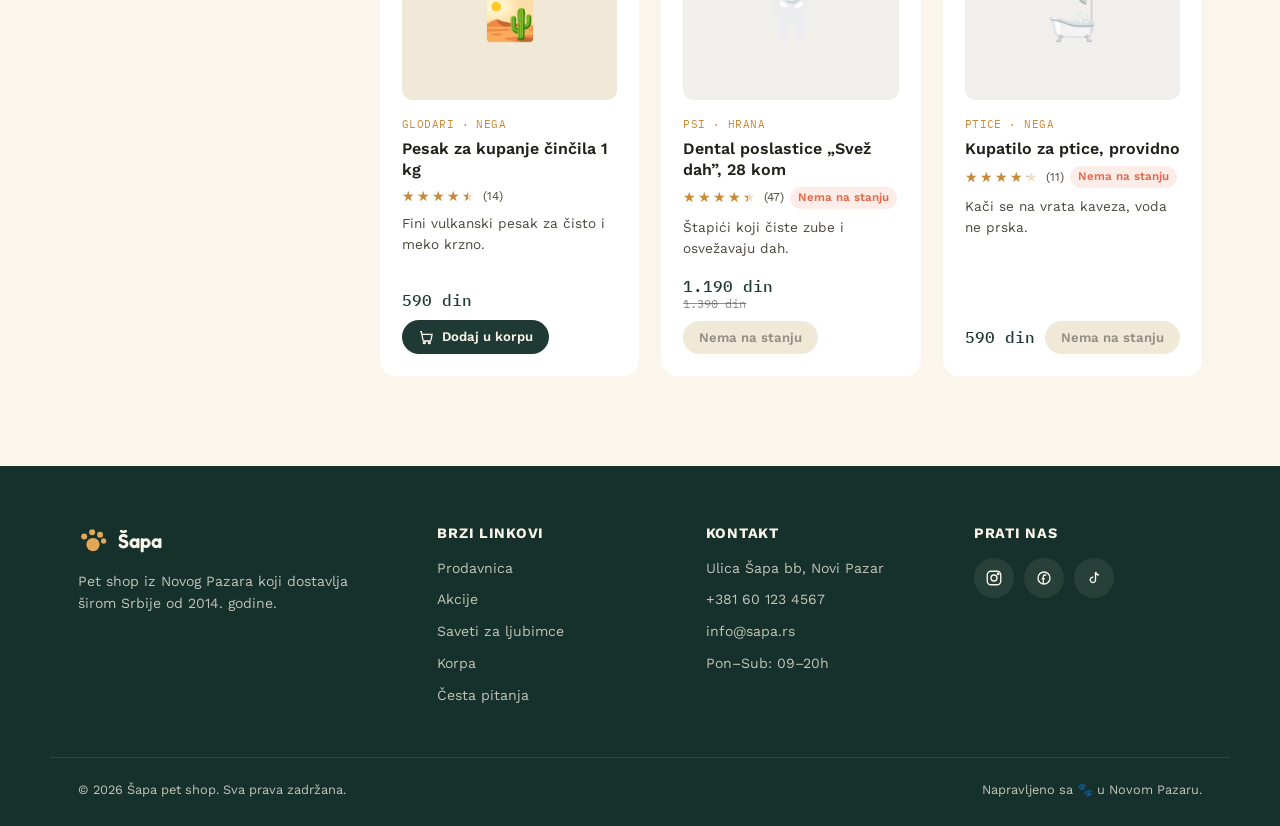
<file: stranice/prodavnica.html>
<!DOCTYPE html>
<html lang="sr-Latn" data-nivo="stranice" data-stranica="prodavnica.html">
<head>
<meta charset="UTF-8">
<meta name="viewport" content="width=device-width, initial-scale=1.0">
<title>Prodavnica — Šapa pet shop</title>
<meta name="description" content="Hrana, oprema, igračke i nega za pse, mačke, ptice, ribice i glodare. Filtriraj po kategoriji, ceni i popustu.">
<meta name="theme-color" content="#1F3A34">
<link rel="icon" href="../img/favicon.svg" type="image/svg+xml">
<link rel="preconnect" href="https://fonts.googleapis.com">
<link rel="preconnect" href="https://fonts.gstatic.com" crossorigin>
<link href="https://fonts.googleapis.com/css2?family=Fredoka:wght@500;600;700&family=Work+Sans:wght@400;500;600&family=IBM+Plex+Mono:wght@500&display=swap" rel="stylesheet">
<link rel="stylesheet" href="../css/style.css">
</head>
<body>

<a class="skip-link" href="#sadrzaj">Preskoči na sadržaj</a>

<!-- ================= HEADER (isti na svim stranicama) ================= -->
<header class="site-header" id="siteHeader">
  <div class="wrap header-inner">
    <a href="../index.html" class="logo" aria-label="Šapa — početna">
      <svg width="34" height="34" viewBox="0 0 34 34" fill="none" xmlns="http://www.w3.org/2000/svg" aria-hidden="true">
          <circle cx="17" cy="21" r="7.5" fill="var(--gold)"/>
          <circle cx="7" cy="12" r="3.4" fill="var(--gold)"/>
          <circle cx="16" cy="7" r="3.4" fill="var(--gold)"/>
          <circle cx="25" cy="10" r="3.4" fill="var(--gold)"/>
          <circle cx="29" cy="17" r="3" fill="var(--gold)"/>
        </svg>
      <span>Šapa</span>
    </a>

    <nav class="main-nav" id="mainNav" aria-label="Glavna navigacija">
      <a href="../index.html">Početna</a>
      <a href="prodavnica.html">Prodavnica</a>
      <a href="saveti.html">Saveti</a>
      <a href="../index.html#o-nama">O nama</a>
      <a href="kontakt.html">Kontakt</a>
    </nav>

    <div class="header-actions">
      <button class="icon-btn" id="wishBtn" type="button" data-open-drawer="wishDrawer" aria-haspopup="dialog" aria-controls="wishDrawer" aria-expanded="false" aria-label="Lista želja">
        <svg width="21" height="21" viewBox="0 0 24 24" fill="none" stroke="currentColor" stroke-width="1.8" aria-hidden="true"><path d="M12 21s-7-4.35-9.5-8.8C.7 8.4 2.4 5 6 5c2 0 3.3 1 4 2.2C10.7 6 12 5 14 5c3.6 0 5.3 3.4 3.5 7.2C15 16.65 12 21 12 21Z"/></svg>
        <span class="cart-count wish-count" id="wishCount" aria-hidden="true">0</span>
      </button>
      <button class="icon-btn" id="cartBtn" type="button" data-open-drawer="cartDrawer" aria-haspopup="dialog" aria-controls="cartDrawer" aria-expanded="false" aria-label="Korpa">
        <svg width="22" height="22" viewBox="0 0 24 24" fill="none" stroke="currentColor" stroke-width="1.8" aria-hidden="true"><path d="M3 4h2l2.4 12.4a2 2 0 0 0 2 1.6h8.2a2 2 0 0 0 2-1.6L21 8H6"/><circle cx="9.5" cy="20.5" r="1.4"/><circle cx="17" cy="20.5" r="1.4"/></svg>
        <span class="cart-count" id="cartCount" aria-hidden="true">0</span>
      </button>
      <button class="menu-toggle" id="menuToggle" aria-label="Otvori meni" aria-expanded="false" aria-controls="mainNav" type="button">
        <span></span><span></span><span></span>
      </button>
    </div>
  </div>
</header>

<main id="sadrzaj" tabindex="-1">

  <section class="page-hero">
    <div class="wrap">
      <nav class="breadcrumb" aria-label="Putanja">
        <ol>
          <li><a href="../index.html">Početna</a></li>
          <li><a href="prodavnica.html" id="crumbShop">Prodavnica</a></li>
          <li aria-current="page" id="crumbCurrent">Svi proizvodi</li>
        </ol>
      </nav>
      <h1 id="shopTitle">Prodavnica</h1>
      <p id="shopLead">Hrana, oprema, igračke i nega za pse, mačke, ptice, ribice i glodare — sve na jednom mestu.</p>
    </div>
  </section>

  <section class="section-tight">
    <div class="wrap shop-layout">

      <!-- ================= FILTERI ================= -->
      <aside class="filters" id="filters" aria-labelledby="filtersTitle">
        <div class="filters-head">
          <h2 id="filtersTitle">Filteri</h2>
          <button type="button" class="link-btn filters-close" id="filtersClose" aria-label="Zatvori filtere">
            <svg width="18" height="18" viewBox="0 0 24 24" fill="none" stroke="currentColor" stroke-width="2" aria-hidden="true"><path d="M6 6l12 12M18 6 6 18"/></svg>
          </button>
        </div>

        <form id="filterForm" novalidate>
          <fieldset class="filter-group">
            <legend>Vrsta ljubimca</legend>
            <div class="choice-list" id="katList"></div>
          </fieldset>

          <fieldset class="filter-group">
            <legend>Vrsta proizvoda</legend>
            <div class="choice-list" id="potkatList"></div>
          </fieldset>

          <fieldset class="filter-group">
            <legend>Cena (din)</legend>
            <div class="price-range">
              <label class="visually-hidden" for="cenaOd">Najniža cena u dinarima</label>
              <input type="number" id="cenaOd" name="min" inputmode="numeric" min="0" step="100" placeholder="od">
              <span aria-hidden="true">–</span>
              <label class="visually-hidden" for="cenaDo">Najviša cena u dinarima</label>
              <input type="number" id="cenaDo" name="max" inputmode="numeric" min="0" step="100" placeholder="do">
            </div>
            <p class="hint" id="cenaHint" aria-live="polite"></p>
          </fieldset>

          <fieldset class="filter-group">
            <legend>Dostupnost</legend>
            <label class="switch">
              <span>Samo na stanju</span>
              <input type="checkbox" id="samoStanje" name="stanje">
              <span class="switch-track" aria-hidden="true"></span>
            </label>
            <label class="switch">
              <span>Samo na popustu</span>
              <input type="checkbox" id="samoPopust" name="popust">
              <span class="switch-track" aria-hidden="true"></span>
            </label>
          </fieldset>

          <button type="button" class="btn btn-ghost btn-small btn-block" id="resetFilters">Poništi sve filtere</button>
        </form>
      </aside>

      <!-- ================= REZULTATI ================= -->
      <div class="shop-main">
        <div class="shop-toolbar">
          <button type="button" class="btn btn-dark btn-small filters-toggle" id="filtersToggle" aria-controls="filters" aria-expanded="false">
            <svg width="16" height="16" viewBox="0 0 24 24" fill="none" stroke="currentColor" stroke-width="2" aria-hidden="true"><path d="M4 6h16M7 12h10M10 18h4"/></svg>
            Filteri <span id="activeCount"></span>
          </button>

          <div class="search-box" role="search">
            <svg width="18" height="18" viewBox="0 0 24 24" fill="none" stroke="currentColor" stroke-width="2" aria-hidden="true"><circle cx="11" cy="11" r="7"/><path d="m20 20-3.5-3.5"/></svg>
            <label class="visually-hidden" for="pretraga">Pretraži proizvode po nazivu</label>
            <input type="search" id="pretraga" placeholder="Pretraži po nazivu… (npr. hrana, kavez)" autocomplete="off" enterkeyhint="search">
            <button type="button" class="search-clear" id="searchClear" aria-label="Obriši pretragu" hidden>
              <svg width="14" height="14" viewBox="0 0 24 24" fill="none" stroke="currentColor" stroke-width="2.4" aria-hidden="true"><path d="M6 6l12 12M18 6 6 18"/></svg>
            </button>
          </div>

          <div class="sort-box">
            <label for="sortiranje">Sortiraj:</label>
            <select id="sortiranje">
              <option value="preporuceno">Preporučeno</option>
              <option value="cena-rastuce">Cena: od najniže</option>
              <option value="cena-opadajuce">Cena: od najviše</option>
              <option value="ocena">Najbolje ocenjeno</option>
              <option value="najnovije">Najnovije</option>
            </select>
          </div>
        </div>

        <div class="results-bar">
          <p class="results-count" id="resultsCount" role="status" aria-live="polite"></p>
          <div class="chips" id="activeChips"></div>
        </div>

        <div class="product-grid product-grid--3" id="shopGrid">
          <noscript><p class="empty-state">Za prikaz proizvoda uključi JavaScript.</p></noscript>
        </div>

        <div class="empty-box" id="shopEmpty" hidden>
          <span class="empty-emoji" aria-hidden="true">🔍</span>
          <h2>Nismo pronašli ništa</h2>
          <p>Nijedan proizvod ne odgovara izabranim filterima. Probaj da proširiš opseg cene ili da obrišeš neki filter.</p>
          <button type="button" class="btn btn-primary btn-small" id="emptyReset">Poništi filtere</button>
        </div>
      </div>

    </div>
  </section>

</main>

<!-- ================= FOOTER (isti na svim stranicama) ================= -->
<footer class="site-footer">
  <div class="wrap footer-grid">
    <div class="footer-brand">
      <a href="../index.html" class="logo logo-footer">
        <svg width="30" height="30" viewBox="0 0 34 34" fill="none" xmlns="http://www.w3.org/2000/svg" aria-hidden="true">
          <circle cx="17" cy="21" r="7.5" fill="var(--gold)"/>
          <circle cx="7" cy="12" r="3.4" fill="var(--gold)"/>
          <circle cx="16" cy="7" r="3.4" fill="var(--gold)"/>
          <circle cx="25" cy="10" r="3.4" fill="var(--gold)"/>
          <circle cx="29" cy="17" r="3" fill="var(--gold)"/>
        </svg>
        <span>Šapa</span>
      </a>
      <p>Pet shop iz Novog Pazara koji dostavlja širom Srbije od 2014. godine.</p>
    </div>

    <div class="footer-col">
      <h3>Brzi linkovi</h3>
      <ul>
        <li><a href="prodavnica.html">Prodavnica</a></li>
        <li><a href="prodavnica.html?popust=1">Akcije</a></li>
        <li><a href="saveti.html">Saveti za ljubimce</a></li>
        <li><a href="korpa.html">Korpa</a></li>
        <li><a href="kontakt.html#faq">Česta pitanja</a></li>
      </ul>
    </div>

    <div class="footer-col">
      <h3>Kontakt</h3>
      <ul>
        <li>Ulica Šapa bb, Novi Pazar</li>
        <li><a href="tel:+381601234567">+381 60 123 4567</a></li>
        <li><a href="mailto:info@sapa.rs">info@sapa.rs</a></li>
        <li>Pon–Sub: 09–20h</li>
      </ul>
    </div>

    <div class="footer-col">
      <h3>Prati nas</h3>
      <div class="social-row">
        <a href="https://www.instagram.com/" class="icon-btn" target="_blank" rel="noopener noreferrer" aria-label="Instagram (otvara se u novom tabu)">
          <svg width="18" height="18" viewBox="0 0 24 24" fill="none" stroke="currentColor" stroke-width="1.8" aria-hidden="true"><rect x="3" y="3" width="18" height="18" rx="5"/><circle cx="12" cy="12" r="4"/><circle cx="17.5" cy="6.5" r="1"/></svg>
        </a>
        <a href="https://www.facebook.com/" class="icon-btn" target="_blank" rel="noopener noreferrer" aria-label="Facebook (otvara se u novom tabu)">
          <svg width="18" height="18" viewBox="0 0 24 24" fill="none" stroke="currentColor" stroke-width="1.8" aria-hidden="true"><path d="M15 8h-2a2 2 0 0 0-2 2v10M9 13h4"/><path d="M20 12a8 8 0 1 1-16 0 8 8 0 0 1 16 0Z"/></svg>
        </a>
        <a href="https://www.tiktok.com/" class="icon-btn" target="_blank" rel="noopener noreferrer" aria-label="TikTok (otvara se u novom tabu)">
          <svg width="18" height="18" viewBox="0 0 24 24" fill="none" stroke="currentColor" stroke-width="1.8" aria-hidden="true"><path d="M14 4v10.5a3.5 3.5 0 1 1-3-3.46"/><path d="M14 4c.6 2.3 2.2 3.7 4.5 4"/></svg>
        </a>
      </div>
    </div>
  </div>

  <div class="wrap footer-bottom">
    <p>© <span id="year">2026</span> Šapa pet shop. Sva prava zadržana.</p>
    <p>Napravljeno sa 🐾 u Novom Pazaru.</p>
  </div>
</footer>

<!-- ================= PANELI, TOAST, NAZAD NA VRH (zajedničko) ================= -->
<div class="drawer-overlay" id="drawerOverlay"></div>

<aside class="drawer" id="cartDrawer" role="dialog" aria-modal="true" aria-labelledby="cartDrawerTitle" aria-hidden="true" tabindex="-1">
  <div class="drawer-head">
    <h2 id="cartDrawerTitle"><span aria-hidden="true">🧺</span> Tvoja korpa</h2>
    <button class="icon-btn" type="button" data-close-drawer aria-label="Zatvori korpu">
      <svg width="18" height="18" viewBox="0 0 24 24" fill="none" stroke="currentColor" stroke-width="2" aria-hidden="true"><path d="M6 6l12 12M18 6 6 18"/></svg>
    </button>
  </div>
  <div class="drawer-body" id="cartDrawerBody"></div>
  <div class="drawer-foot" id="cartDrawerFoot"></div>
</aside>

<aside class="drawer" id="wishDrawer" role="dialog" aria-modal="true" aria-labelledby="wishDrawerTitle" aria-hidden="true" tabindex="-1">
  <div class="drawer-head">
    <h2 id="wishDrawerTitle"><span aria-hidden="true">💛</span> Lista želja</h2>
    <button class="icon-btn" type="button" data-close-drawer aria-label="Zatvori listu želja">
      <svg width="18" height="18" viewBox="0 0 24 24" fill="none" stroke="currentColor" stroke-width="2" aria-hidden="true"><path d="M6 6l12 12M18 6 6 18"/></svg>
    </button>
  </div>
  <div class="drawer-body" id="wishDrawerBody"></div>
  <div class="drawer-foot" id="wishDrawerFoot"></div>
</aside>

<button class="back-to-top" id="backToTop" aria-label="Nazad na vrh" type="button">
  <svg width="20" height="20" viewBox="0 0 24 24" fill="none" stroke="currentColor" stroke-width="2" aria-hidden="true"><path d="M12 19V5M5 12l7-7 7 7"/></svg>
</button>

<div class="toast" id="toast" role="status" aria-live="polite"></div>

<script src="../js/data.js"></script>
<script src="../js/main.js"></script>
<script src="../js/stranice/prodavnica.js"></script>
</body>
</html>
</file>
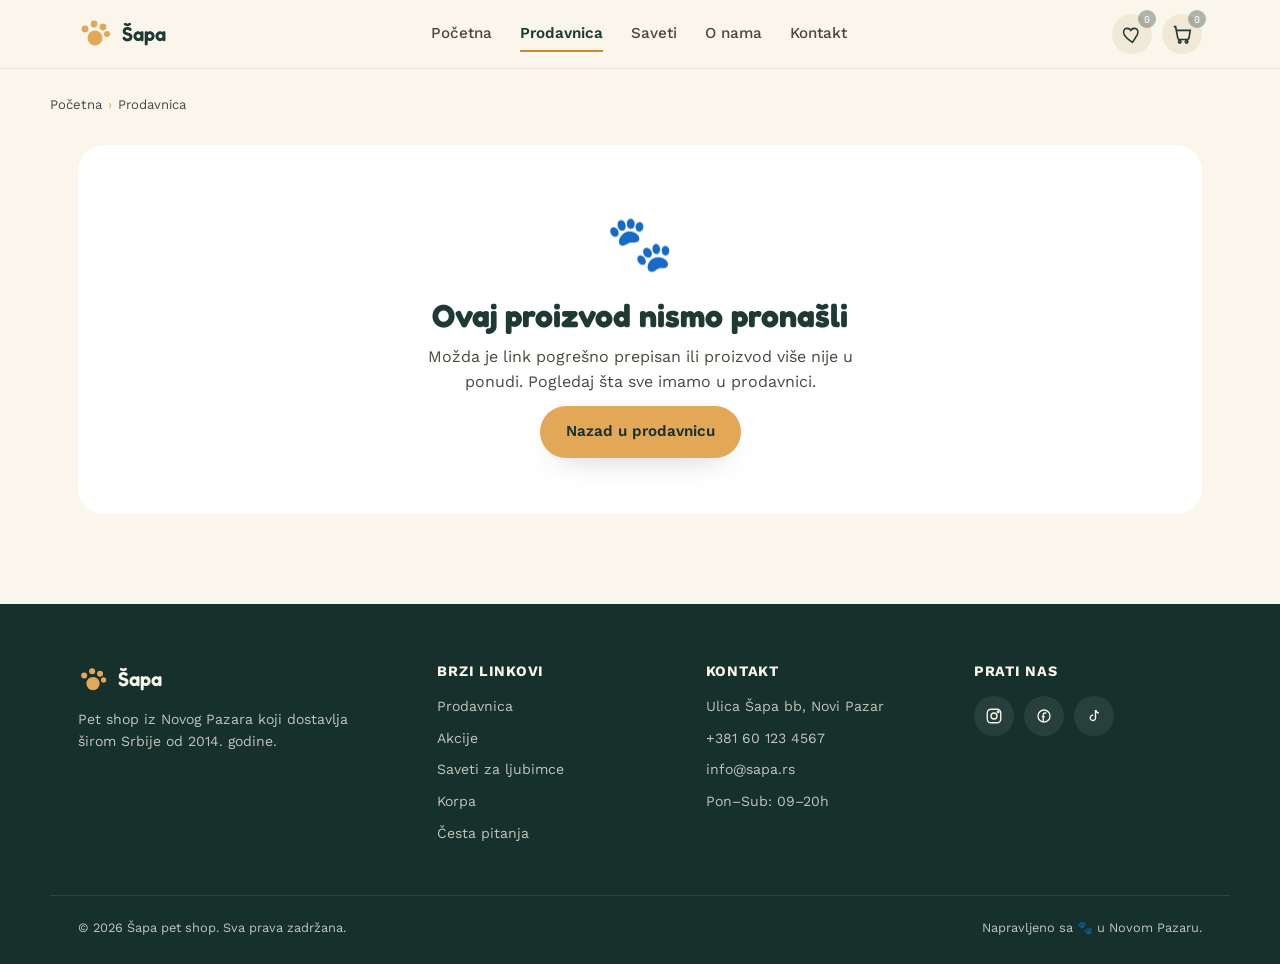
<file: stranice/proizvod.html>
<!DOCTYPE html>
<html lang="sr-Latn" data-nivo="stranice" data-stranica="proizvod.html">
<head>
<meta charset="UTF-8">
<meta name="viewport" content="width=device-width, initial-scale=1.0">
<title>Proizvod — Šapa pet shop</title>
<meta name="description" content="Detalji proizvoda, karakteristike i recenzije kupaca u Šapa pet shopu.">
<meta name="theme-color" content="#1F3A34">
<link rel="icon" href="../img/favicon.svg" type="image/svg+xml">
<link rel="preconnect" href="https://fonts.googleapis.com">
<link rel="preconnect" href="https://fonts.gstatic.com" crossorigin>
<link href="https://fonts.googleapis.com/css2?family=Fredoka:wght@500;600;700&family=Work+Sans:wght@400;500;600&family=IBM+Plex+Mono:wght@500&display=swap" rel="stylesheet">
<link rel="stylesheet" href="../css/style.css">
</head>
<body>

<a class="skip-link" href="#sadrzaj">Preskoči na sadržaj</a>

<!-- ================= HEADER (isti na svim stranicama) ================= -->
<header class="site-header" id="siteHeader">
  <div class="wrap header-inner">
    <a href="../index.html" class="logo" aria-label="Šapa — početna">
      <svg width="34" height="34" viewBox="0 0 34 34" fill="none" xmlns="http://www.w3.org/2000/svg" aria-hidden="true">
          <circle cx="17" cy="21" r="7.5" fill="var(--gold)"/>
          <circle cx="7" cy="12" r="3.4" fill="var(--gold)"/>
          <circle cx="16" cy="7" r="3.4" fill="var(--gold)"/>
          <circle cx="25" cy="10" r="3.4" fill="var(--gold)"/>
          <circle cx="29" cy="17" r="3" fill="var(--gold)"/>
        </svg>
      <span>Šapa</span>
    </a>

    <nav class="main-nav" id="mainNav" aria-label="Glavna navigacija">
      <a href="../index.html">Početna</a>
      <a href="prodavnica.html">Prodavnica</a>
      <a href="saveti.html">Saveti</a>
      <a href="../index.html#o-nama">O nama</a>
      <a href="kontakt.html">Kontakt</a>
    </nav>

    <div class="header-actions">
      <button class="icon-btn" id="wishBtn" type="button" data-open-drawer="wishDrawer" aria-haspopup="dialog" aria-controls="wishDrawer" aria-expanded="false" aria-label="Lista želja">
        <svg width="21" height="21" viewBox="0 0 24 24" fill="none" stroke="currentColor" stroke-width="1.8" aria-hidden="true"><path d="M12 21s-7-4.35-9.5-8.8C.7 8.4 2.4 5 6 5c2 0 3.3 1 4 2.2C10.7 6 12 5 14 5c3.6 0 5.3 3.4 3.5 7.2C15 16.65 12 21 12 21Z"/></svg>
        <span class="cart-count wish-count" id="wishCount" aria-hidden="true">0</span>
      </button>
      <button class="icon-btn" id="cartBtn" type="button" data-open-drawer="cartDrawer" aria-haspopup="dialog" aria-controls="cartDrawer" aria-expanded="false" aria-label="Korpa">
        <svg width="22" height="22" viewBox="0 0 24 24" fill="none" stroke="currentColor" stroke-width="1.8" aria-hidden="true"><path d="M3 4h2l2.4 12.4a2 2 0 0 0 2 1.6h8.2a2 2 0 0 0 2-1.6L21 8H6"/><circle cx="9.5" cy="20.5" r="1.4"/><circle cx="17" cy="20.5" r="1.4"/></svg>
        <span class="cart-count" id="cartCount" aria-hidden="true">0</span>
      </button>
      <button class="menu-toggle" id="menuToggle" aria-label="Otvori meni" aria-expanded="false" aria-controls="mainNav" type="button">
        <span></span><span></span><span></span>
      </button>
    </div>
  </div>
</header>

<main id="sadrzaj" tabindex="-1">

  <div class="wrap pd-top">
    <nav class="breadcrumb breadcrumb--light" aria-label="Putanja">
      <ol id="pdCrumbs">
        <li><a href="../index.html">Početna</a></li>
        <li><a href="prodavnica.html">Prodavnica</a></li>
      </ol>
    </nav>
  </div>

  <!-- Sadržaj se iscrtava iz js/data.js na osnovu ?id= u adresi -->
  <div class="wrap" id="productRoot">
    <noscript><p class="empty-state">Za prikaz proizvoda uključi JavaScript.</p></noscript>
  </div>

  <section class="section section-alt" id="similarSection" hidden aria-labelledby="similarTitle">
    <div class="wrap">
      <div class="section-head">
        <div>
          <p class="section-eyebrow">Možda će ti se dopasti</p>
          <h2 class="section-title" id="similarTitle">Slični proizvodi</h2>
        </div>
        <a href="prodavnica.html" class="btn btn-ghost btn-small" id="similarMore">Pogledaj sve <span aria-hidden="true">→</span></a>
      </div>
      <div class="product-grid reveal-stagger" id="similarGrid"></div>
    </div>
  </section>

</main>

<!-- ================= FOOTER (isti na svim stranicama) ================= -->
<footer class="site-footer">
  <div class="wrap footer-grid">
    <div class="footer-brand">
      <a href="../index.html" class="logo logo-footer">
        <svg width="30" height="30" viewBox="0 0 34 34" fill="none" xmlns="http://www.w3.org/2000/svg" aria-hidden="true">
          <circle cx="17" cy="21" r="7.5" fill="var(--gold)"/>
          <circle cx="7" cy="12" r="3.4" fill="var(--gold)"/>
          <circle cx="16" cy="7" r="3.4" fill="var(--gold)"/>
          <circle cx="25" cy="10" r="3.4" fill="var(--gold)"/>
          <circle cx="29" cy="17" r="3" fill="var(--gold)"/>
        </svg>
        <span>Šapa</span>
      </a>
      <p>Pet shop iz Novog Pazara koji dostavlja širom Srbije od 2014. godine.</p>
    </div>

    <div class="footer-col">
      <h3>Brzi linkovi</h3>
      <ul>
        <li><a href="prodavnica.html">Prodavnica</a></li>
        <li><a href="prodavnica.html?popust=1">Akcije</a></li>
        <li><a href="saveti.html">Saveti za ljubimce</a></li>
        <li><a href="korpa.html">Korpa</a></li>
        <li><a href="kontakt.html#faq">Česta pitanja</a></li>
      </ul>
    </div>

    <div class="footer-col">
      <h3>Kontakt</h3>
      <ul>
        <li>Ulica Šapa bb, Novi Pazar</li>
        <li><a href="tel:+381601234567">+381 60 123 4567</a></li>
        <li><a href="mailto:info@sapa.rs">info@sapa.rs</a></li>
        <li>Pon–Sub: 09–20h</li>
      </ul>
    </div>

    <div class="footer-col">
      <h3>Prati nas</h3>
      <div class="social-row">
        <a href="https://www.instagram.com/" class="icon-btn" target="_blank" rel="noopener noreferrer" aria-label="Instagram (otvara se u novom tabu)">
          <svg width="18" height="18" viewBox="0 0 24 24" fill="none" stroke="currentColor" stroke-width="1.8" aria-hidden="true"><rect x="3" y="3" width="18" height="18" rx="5"/><circle cx="12" cy="12" r="4"/><circle cx="17.5" cy="6.5" r="1"/></svg>
        </a>
        <a href="https://www.facebook.com/" class="icon-btn" target="_blank" rel="noopener noreferrer" aria-label="Facebook (otvara se u novom tabu)">
          <svg width="18" height="18" viewBox="0 0 24 24" fill="none" stroke="currentColor" stroke-width="1.8" aria-hidden="true"><path d="M15 8h-2a2 2 0 0 0-2 2v10M9 13h4"/><path d="M20 12a8 8 0 1 1-16 0 8 8 0 0 1 16 0Z"/></svg>
        </a>
        <a href="https://www.tiktok.com/" class="icon-btn" target="_blank" rel="noopener noreferrer" aria-label="TikTok (otvara se u novom tabu)">
          <svg width="18" height="18" viewBox="0 0 24 24" fill="none" stroke="currentColor" stroke-width="1.8" aria-hidden="true"><path d="M14 4v10.5a3.5 3.5 0 1 1-3-3.46"/><path d="M14 4c.6 2.3 2.2 3.7 4.5 4"/></svg>
        </a>
      </div>
    </div>
  </div>

  <div class="wrap footer-bottom">
    <p>© <span id="year">2026</span> Šapa pet shop. Sva prava zadržana.</p>
    <p>Napravljeno sa 🐾 u Novom Pazaru.</p>
  </div>
</footer>

<!-- ================= PANELI, TOAST, NAZAD NA VRH (zajedničko) ================= -->
<div class="drawer-overlay" id="drawerOverlay"></div>

<aside class="drawer" id="cartDrawer" role="dialog" aria-modal="true" aria-labelledby="cartDrawerTitle" aria-hidden="true" tabindex="-1">
  <div class="drawer-head">
    <h2 id="cartDrawerTitle"><span aria-hidden="true">🧺</span> Tvoja korpa</h2>
    <button class="icon-btn" type="button" data-close-drawer aria-label="Zatvori korpu">
      <svg width="18" height="18" viewBox="0 0 24 24" fill="none" stroke="currentColor" stroke-width="2" aria-hidden="true"><path d="M6 6l12 12M18 6 6 18"/></svg>
    </button>
  </div>
  <div class="drawer-body" id="cartDrawerBody"></div>
  <div class="drawer-foot" id="cartDrawerFoot"></div>
</aside>

<aside class="drawer" id="wishDrawer" role="dialog" aria-modal="true" aria-labelledby="wishDrawerTitle" aria-hidden="true" tabindex="-1">
  <div class="drawer-head">
    <h2 id="wishDrawerTitle"><span aria-hidden="true">💛</span> Lista želja</h2>
    <button class="icon-btn" type="button" data-close-drawer aria-label="Zatvori listu želja">
      <svg width="18" height="18" viewBox="0 0 24 24" fill="none" stroke="currentColor" stroke-width="2" aria-hidden="true"><path d="M6 6l12 12M18 6 6 18"/></svg>
    </button>
  </div>
  <div class="drawer-body" id="wishDrawerBody"></div>
  <div class="drawer-foot" id="wishDrawerFoot"></div>
</aside>

<button class="back-to-top" id="backToTop" aria-label="Nazad na vrh" type="button">
  <svg width="20" height="20" viewBox="0 0 24 24" fill="none" stroke="currentColor" stroke-width="2" aria-hidden="true"><path d="M12 19V5M5 12l7-7 7 7"/></svg>
</button>

<div class="toast" id="toast" role="status" aria-live="polite"></div>

<script src="../js/data.js"></script>
<script src="../js/main.js"></script>
<script src="../js/stranice/proizvod.js"></script>
</body>
</html>
</file>
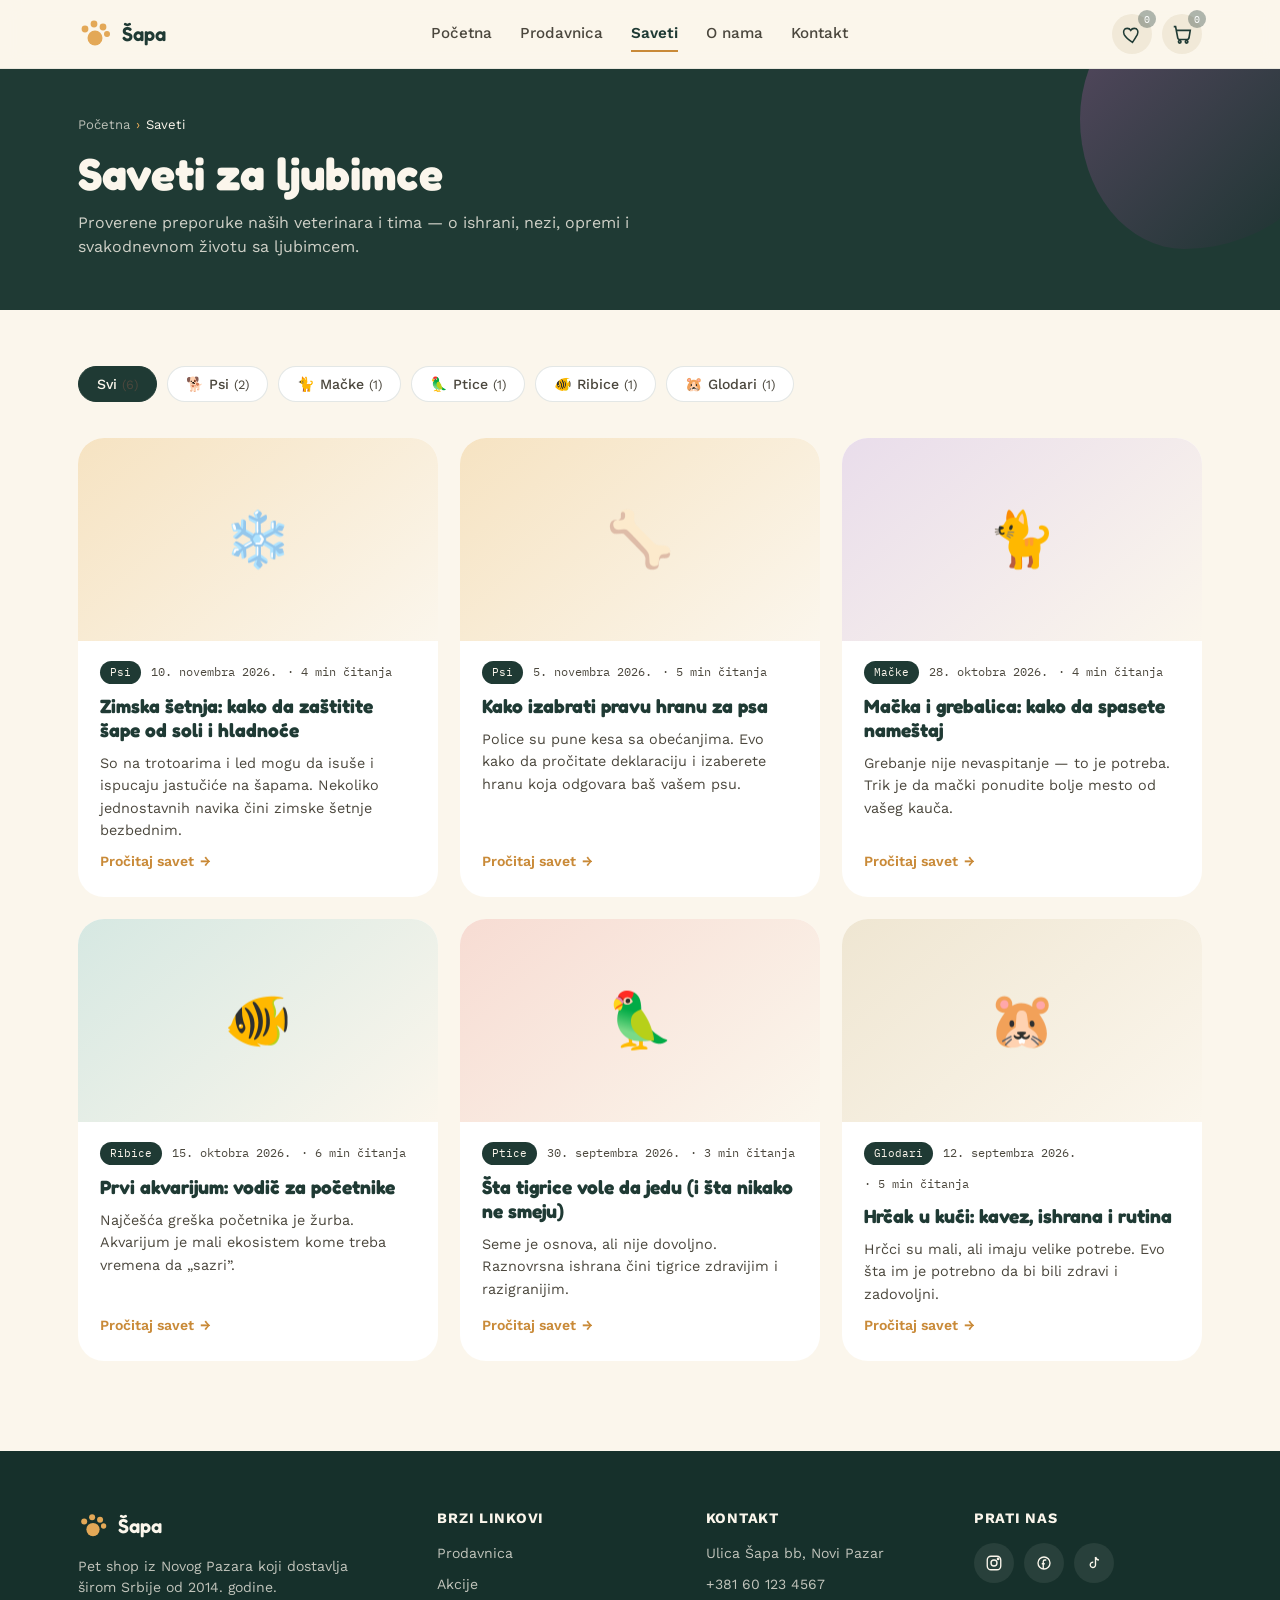
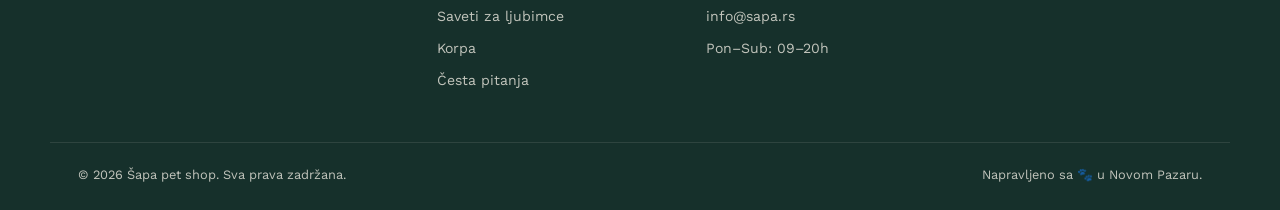
<file: stranice/saveti.html>
<!DOCTYPE html>
<html lang="sr-Latn" data-nivo="stranice" data-stranica="saveti.html">
<head>
<meta charset="UTF-8">
<meta name="viewport" content="width=device-width, initial-scale=1.0">
<title>Saveti za ljubimce — Šapa pet shop</title>
<meta name="description" content="Saveti veterinara i našeg tima o ishrani, nezi i opremi za pse, mačke, ptice, ribice i glodare.">
<meta name="theme-color" content="#1F3A34">
<link rel="icon" href="../img/favicon.svg" type="image/svg+xml">
<link rel="preconnect" href="https://fonts.googleapis.com">
<link rel="preconnect" href="https://fonts.gstatic.com" crossorigin>
<link href="https://fonts.googleapis.com/css2?family=Fredoka:wght@500;600;700&family=Work+Sans:wght@400;500;600&family=IBM+Plex+Mono:wght@500&display=swap" rel="stylesheet">
<link rel="stylesheet" href="../css/style.css">
</head>
<body>

<a class="skip-link" href="#sadrzaj">Preskoči na sadržaj</a>

<!-- ================= HEADER (isti na svim stranicama) ================= -->
<header class="site-header" id="siteHeader">
  <div class="wrap header-inner">
    <a href="../index.html" class="logo" aria-label="Šapa — početna">
      <svg width="34" height="34" viewBox="0 0 34 34" fill="none" xmlns="http://www.w3.org/2000/svg" aria-hidden="true">
          <circle cx="17" cy="21" r="7.5" fill="var(--gold)"/>
          <circle cx="7" cy="12" r="3.4" fill="var(--gold)"/>
          <circle cx="16" cy="7" r="3.4" fill="var(--gold)"/>
          <circle cx="25" cy="10" r="3.4" fill="var(--gold)"/>
          <circle cx="29" cy="17" r="3" fill="var(--gold)"/>
        </svg>
      <span>Šapa</span>
    </a>

    <nav class="main-nav" id="mainNav" aria-label="Glavna navigacija">
      <a href="../index.html">Početna</a>
      <a href="prodavnica.html">Prodavnica</a>
      <a href="saveti.html">Saveti</a>
      <a href="../index.html#o-nama">O nama</a>
      <a href="kontakt.html">Kontakt</a>
    </nav>

    <div class="header-actions">
      <button class="icon-btn" id="wishBtn" type="button" data-open-drawer="wishDrawer" aria-haspopup="dialog" aria-controls="wishDrawer" aria-expanded="false" aria-label="Lista želja">
        <svg width="21" height="21" viewBox="0 0 24 24" fill="none" stroke="currentColor" stroke-width="1.8" aria-hidden="true"><path d="M12 21s-7-4.35-9.5-8.8C.7 8.4 2.4 5 6 5c2 0 3.3 1 4 2.2C10.7 6 12 5 14 5c3.6 0 5.3 3.4 3.5 7.2C15 16.65 12 21 12 21Z"/></svg>
        <span class="cart-count wish-count" id="wishCount" aria-hidden="true">0</span>
      </button>
      <button class="icon-btn" id="cartBtn" type="button" data-open-drawer="cartDrawer" aria-haspopup="dialog" aria-controls="cartDrawer" aria-expanded="false" aria-label="Korpa">
        <svg width="22" height="22" viewBox="0 0 24 24" fill="none" stroke="currentColor" stroke-width="1.8" aria-hidden="true"><path d="M3 4h2l2.4 12.4a2 2 0 0 0 2 1.6h8.2a2 2 0 0 0 2-1.6L21 8H6"/><circle cx="9.5" cy="20.5" r="1.4"/><circle cx="17" cy="20.5" r="1.4"/></svg>
        <span class="cart-count" id="cartCount" aria-hidden="true">0</span>
      </button>
      <button class="menu-toggle" id="menuToggle" aria-label="Otvori meni" aria-expanded="false" aria-controls="mainNav" type="button">
        <span></span><span></span><span></span>
      </button>
    </div>
  </div>
</header>

<main id="sadrzaj" tabindex="-1">

  <!-- ================= LISTA SAVETA ================= -->
  <div id="tipsListView">
    <section class="page-hero">
      <div class="wrap">
        <nav class="breadcrumb" aria-label="Putanja">
          <ol>
            <li><a href="../index.html">Početna</a></li>
            <li aria-current="page">Saveti</li>
          </ol>
        </nav>
        <h1>Saveti za ljubimce</h1>
        <p>Proverene preporuke naših veterinara i tima — o ishrani, nezi, opremi i svakodnevnom životu sa ljubimcem.</p>
      </div>
    </section>

    <section class="section-tight">
      <div class="wrap">
        <div class="filter-bar" id="tipsFilter" role="group" aria-label="Filter saveta po vrsti ljubimca"></div>
        <p class="visually-hidden" id="tipsCount" role="status" aria-live="polite"></p>
        <div class="tips-grid" id="tipsGrid">
          <noscript><p class="empty-state">Za prikaz saveta uključi JavaScript.</p></noscript>
        </div>
        <div class="empty-box" id="tipsEmpty" hidden>
          <span class="empty-emoji" aria-hidden="true">📝</span>
          <h2>Uskoro novi saveti</h2>
          <p>Za ovu vrstu ljubimca još pišemo savete. U međuvremenu, pogledaj ostale.</p>
        </div>
      </div>
    </section>
  </div>

  <!-- ================= JEDAN ČLANAK (saveti.html?id=...) ================= -->
  <div id="tipArticleView" hidden>
    <div class="reading-progress" id="readingProgress" aria-hidden="true"></div>
    <section class="section-tight article-section">
      <div class="wrap">
        <nav class="breadcrumb breadcrumb--light" aria-label="Putanja">
          <ol id="articleCrumbs">
            <li><a href="../index.html">Početna</a></li>
            <li><a href="saveti.html">Saveti</a></li>
          </ol>
        </nav>
        <article class="article" id="articleRoot"></article>
      </div>
    </section>

    <section class="section section-alt" id="relatedSection" aria-labelledby="relatedTitle">
      <div class="wrap">
        <div class="section-head">
          <div>
            <p class="section-eyebrow">Iz iste beležnice</p>
            <h2 class="section-title" id="relatedTitle">Pročitaj i ovo</h2>
          </div>
          <a href="saveti.html" class="btn btn-ghost btn-small">Svi saveti <span aria-hidden="true">→</span></a>
        </div>
        <div class="tips-grid reveal-stagger" id="relatedGrid"></div>
      </div>
    </section>
  </div>

</main>

<!-- ================= FOOTER (isti na svim stranicama) ================= -->
<footer class="site-footer">
  <div class="wrap footer-grid">
    <div class="footer-brand">
      <a href="../index.html" class="logo logo-footer">
        <svg width="30" height="30" viewBox="0 0 34 34" fill="none" xmlns="http://www.w3.org/2000/svg" aria-hidden="true">
          <circle cx="17" cy="21" r="7.5" fill="var(--gold)"/>
          <circle cx="7" cy="12" r="3.4" fill="var(--gold)"/>
          <circle cx="16" cy="7" r="3.4" fill="var(--gold)"/>
          <circle cx="25" cy="10" r="3.4" fill="var(--gold)"/>
          <circle cx="29" cy="17" r="3" fill="var(--gold)"/>
        </svg>
        <span>Šapa</span>
      </a>
      <p>Pet shop iz Novog Pazara koji dostavlja širom Srbije od 2014. godine.</p>
    </div>

    <div class="footer-col">
      <h3>Brzi linkovi</h3>
      <ul>
        <li><a href="prodavnica.html">Prodavnica</a></li>
        <li><a href="prodavnica.html?popust=1">Akcije</a></li>
        <li><a href="saveti.html">Saveti za ljubimce</a></li>
        <li><a href="korpa.html">Korpa</a></li>
        <li><a href="kontakt.html#faq">Česta pitanja</a></li>
      </ul>
    </div>

    <div class="footer-col">
      <h3>Kontakt</h3>
      <ul>
        <li>Ulica Šapa bb, Novi Pazar</li>
        <li><a href="tel:+381601234567">+381 60 123 4567</a></li>
        <li><a href="mailto:info@sapa.rs">info@sapa.rs</a></li>
        <li>Pon–Sub: 09–20h</li>
      </ul>
    </div>

    <div class="footer-col">
      <h3>Prati nas</h3>
      <div class="social-row">
        <a href="https://www.instagram.com/" class="icon-btn" target="_blank" rel="noopener noreferrer" aria-label="Instagram (otvara se u novom tabu)">
          <svg width="18" height="18" viewBox="0 0 24 24" fill="none" stroke="currentColor" stroke-width="1.8" aria-hidden="true"><rect x="3" y="3" width="18" height="18" rx="5"/><circle cx="12" cy="12" r="4"/><circle cx="17.5" cy="6.5" r="1"/></svg>
        </a>
        <a href="https://www.facebook.com/" class="icon-btn" target="_blank" rel="noopener noreferrer" aria-label="Facebook (otvara se u novom tabu)">
          <svg width="18" height="18" viewBox="0 0 24 24" fill="none" stroke="currentColor" stroke-width="1.8" aria-hidden="true"><path d="M15 8h-2a2 2 0 0 0-2 2v10M9 13h4"/><path d="M20 12a8 8 0 1 1-16 0 8 8 0 0 1 16 0Z"/></svg>
        </a>
        <a href="https://www.tiktok.com/" class="icon-btn" target="_blank" rel="noopener noreferrer" aria-label="TikTok (otvara se u novom tabu)">
          <svg width="18" height="18" viewBox="0 0 24 24" fill="none" stroke="currentColor" stroke-width="1.8" aria-hidden="true"><path d="M14 4v10.5a3.5 3.5 0 1 1-3-3.46"/><path d="M14 4c.6 2.3 2.2 3.7 4.5 4"/></svg>
        </a>
      </div>
    </div>
  </div>

  <div class="wrap footer-bottom">
    <p>© <span id="year">2026</span> Šapa pet shop. Sva prava zadržana.</p>
    <p>Napravljeno sa 🐾 u Novom Pazaru.</p>
  </div>
</footer>

<!-- ================= PANELI, TOAST, NAZAD NA VRH (zajedničko) ================= -->
<div class="drawer-overlay" id="drawerOverlay"></div>

<aside class="drawer" id="cartDrawer" role="dialog" aria-modal="true" aria-labelledby="cartDrawerTitle" aria-hidden="true" tabindex="-1">
  <div class="drawer-head">
    <h2 id="cartDrawerTitle"><span aria-hidden="true">🧺</span> Tvoja korpa</h2>
    <button class="icon-btn" type="button" data-close-drawer aria-label="Zatvori korpu">
      <svg width="18" height="18" viewBox="0 0 24 24" fill="none" stroke="currentColor" stroke-width="2" aria-hidden="true"><path d="M6 6l12 12M18 6 6 18"/></svg>
    </button>
  </div>
  <div class="drawer-body" id="cartDrawerBody"></div>
  <div class="drawer-foot" id="cartDrawerFoot"></div>
</aside>

<aside class="drawer" id="wishDrawer" role="dialog" aria-modal="true" aria-labelledby="wishDrawerTitle" aria-hidden="true" tabindex="-1">
  <div class="drawer-head">
    <h2 id="wishDrawerTitle"><span aria-hidden="true">💛</span> Lista želja</h2>
    <button class="icon-btn" type="button" data-close-drawer aria-label="Zatvori listu želja">
      <svg width="18" height="18" viewBox="0 0 24 24" fill="none" stroke="currentColor" stroke-width="2" aria-hidden="true"><path d="M6 6l12 12M18 6 6 18"/></svg>
    </button>
  </div>
  <div class="drawer-body" id="wishDrawerBody"></div>
  <div class="drawer-foot" id="wishDrawerFoot"></div>
</aside>

<button class="back-to-top" id="backToTop" aria-label="Nazad na vrh" type="button">
  <svg width="20" height="20" viewBox="0 0 24 24" fill="none" stroke="currentColor" stroke-width="2" aria-hidden="true"><path d="M12 19V5M5 12l7-7 7 7"/></svg>
</button>

<div class="toast" id="toast" role="status" aria-live="polite"></div>

<script src="../js/data.js"></script>
<script src="../js/main.js"></script>
<script src="../js/stranice/saveti.js"></script>
</body>
</html>
</file>
<file: css/style.css>
/* =========================================================
   ŠAPA — pet shop stilovi (zajednički za sve stranice)
   Tokeni: forest #1F3A34 · cream #FBF6EC · gold #E3A857 · plum #6B4E71 · coral #E2694B · ink #22201B

   Sadržaj:
   1. Tokeni i osnova           10. Stranica proizvoda
   2. Dugmad                    11. Korpa, plaćanje, potvrda
   3. Header i paneli           12. Forme
   4. Hero (početna)            13. Saveti
   5. Sekcije i otkrivanje      14. Kontakt i FAQ
   6. Kategorije i kartice      15. 404
   7. O nama, utisci, news.     16. Animacije (keyframes)
   8. Footer, toast, vrh        17. Responsive
   9. Prodavnica (filteri)      18. Manje animacija
   ========================================================= */

/* =========================================================
   1. TOKENI I OSNOVA
   ========================================================= */
:root{
  --forest: #1F3A34;
  --forest-2: #16302B;
  --cream: #FBF6EC;
  --cream-2: #F1E9D8;
  --gold: #E3A857;
  --gold-dark: #C98A38;
  --plum: #6B4E71;
  --coral: #E2694B;
  --ink: #22201B;
  --ink-soft: #4B473D;
  --line: rgba(31,58,52,0.12);
  --ok: #2F7D5B;

  --display: 'Fredoka', 'Segoe UI', sans-serif;
  --body: 'Work Sans', 'Segoe UI', sans-serif;
  --mono: 'IBM Plex Mono', monospace;

  --radius-lg: 26px;
  --radius-md: 16px;
  --radius-sm: 10px;
  --shadow-soft: 0 14px 30px -18px rgba(31,58,52,0.35);
  --shadow-lift: 0 22px 40px -22px rgba(31,58,52,0.45);
  --wrap: 1180px;

  --ease-out: cubic-bezier(.2,.7,.2,1);
  --ease-spring: cubic-bezier(.34,1.56,.64,1);
}

*, *::before, *::after{ box-sizing: border-box; }

html{ scroll-behavior: smooth; }

body{
  margin:0;
  font-family: var(--body);
  color: var(--ink);
  background: var(--cream);
  line-height: 1.55;
  -webkit-font-smoothing: antialiased;
  overflow-x: hidden;
}
body.no-scroll{ overflow: hidden; }

h1, h2, h3, h4{
  font-family: var(--display);
  margin: 0;
  color: var(--forest);
  line-height: 1.1;
}

p{ margin: 0 0 1em; }
ul{ margin:0; padding:0; list-style:none; }
a{ color: inherit; text-decoration: none; }
img, svg{ display:block; max-width:100%; }
button{ font-family: inherit; cursor:pointer; border:none; background:none; color:inherit; }
button:disabled{ cursor: not-allowed; }
code{ font-family: var(--mono); }

[hidden]{ display: none !important; }

/* Sidra (#o-nama, #faq...) ne smeju da završe ispod sticky headera */
[id]{ scroll-margin-top: 90px; }

.visually-hidden{
  position:absolute; width:1px; height:1px; overflow:hidden;
  clip:rect(0,0,0,0); white-space:nowrap; border:0; padding:0; margin:-1px;
}

.skip-link{
  position:absolute; left: 16px; top: -60px;
  z-index: 100;
  background: var(--forest); color: var(--cream);
  padding: 10px 18px; border-radius: 999px;
  font-weight: 600;
  transition: top .2s ease;
}
.skip-link:focus{ top: 12px; }

.wrap{
  max-width: var(--wrap);
  margin: 0 auto;
  padding: 0 28px;
}

:focus-visible{
  outline: 3px solid var(--gold-dark);
  outline-offset: 3px;
}

/* Ulazak stranice */
main{ animation: pageIn .55s var(--ease-out) backwards; }

.text-link{
  color: var(--forest);
  font-weight: 600;
  text-decoration: underline;
  text-decoration-color: var(--gold);
  text-decoration-thickness: 2px;
  text-underline-offset: 3px;
  transition: text-decoration-color .2s ease, color .2s ease;
}
.text-link:hover{ color: var(--gold-dark); text-decoration-color: var(--gold-dark); }
.text-link--plain{ text-decoration: none; }

/* =========================================================
   2. DUGMAD
   ========================================================= */
.btn{
  display:inline-flex;
  align-items:center;
  justify-content:center;
  gap:8px;
  font-family: var(--body);
  font-weight:600;
  font-size:0.95rem;
  padding: 14px 26px;
  border-radius: 999px;
  position: relative;
  transition: transform .18s ease, box-shadow .18s ease, background-color .18s ease, color .18s ease, border-color .18s ease;
}
.btn:active:not(:disabled){ transform: scale(.96); }
.btn-primary{
  background: var(--gold);
  color: var(--forest-2);
  box-shadow: var(--shadow-soft);
}
.btn-primary:hover{ background: var(--gold-dark); transform: translateY(-2px); }
.btn-ghost{
  background: transparent;
  color: var(--forest);
  border: 1.5px solid var(--forest);
}
.btn-ghost:hover{ background: var(--forest); color: var(--cream); }
.btn-dark{
  background: var(--forest);
  color: var(--cream);
}
.btn-dark:hover{ background: var(--forest-2); transform: translateY(-2px); }
.btn-soft{
  background: var(--cream-2);
  color: var(--forest);
}
.btn-soft:hover{ background: var(--gold); }
.btn-small{
  padding: 9px 16px;
  font-size: 0.82rem;
}
.btn-block{ width: 100%; }
.add-to-cart{ background: var(--forest); color: var(--cream); }
.add-to-cart:hover{ background: var(--gold); color: var(--forest-2); transform: translateY(-2px); }
.add-to-cart svg{ transition: transform .3s var(--ease-spring); }
.add-to-cart:hover svg{ transform: rotate(-12deg) scale(1.15); }
.btn-disabled, .btn:disabled{
  background: var(--cream-2);
  color: rgba(34,32,27,0.45);
  box-shadow: none;
  transform: none;
}
.btn.is-added{ animation: pop .5s var(--ease-spring); }
.btn .spinner{
  width: 16px; height: 16px;
  border: 2px solid currentColor; border-right-color: transparent;
  border-radius: 50%;
  animation: spin .7s linear infinite;
}

.link-btn{
  display:inline-flex; align-items:center; justify-content:center;
  width: 34px; height: 34px;
  border-radius: 50%;
  color: var(--ink-soft);
  transition: background-color .18s ease, color .18s ease, transform .18s ease;
}
.link-btn:hover{ background: rgba(226,105,75,0.12); color: var(--coral); transform: rotate(-8deg); }

/* =========================================================
   3. HEADER I PANELI
   ========================================================= */
.site-header{
  position: sticky;
  top: 0;
  z-index: 50;
  background: rgba(251,246,236,0.85);
  backdrop-filter: blur(10px);
  -webkit-backdrop-filter: blur(10px);
  border-bottom: 1px solid rgba(31,58,52,0.08);
  transition: box-shadow .25s ease;
}
.site-header.is-scrolled{ box-shadow: 0 8px 24px -18px rgba(31,58,52,0.4); }

.header-inner{
  display:flex;
  align-items:center;
  justify-content:space-between;
  gap: 24px;
  padding: 14px 28px;
}

.logo{
  display:flex;
  align-items:center;
  gap:10px;
  font-family: var(--display);
  font-weight:600;
  font-size:1.25rem;
  color: var(--forest);
}
.logo svg circle{ transform-box: fill-box; transform-origin: center; transition: transform .3s var(--ease-spring); }
.logo:hover svg circle:nth-child(2){ transform: translateY(-2px); transition-delay: 0s; }
.logo:hover svg circle:nth-child(3){ transform: translateY(-3px); transition-delay: .04s; }
.logo:hover svg circle:nth-child(4){ transform: translateY(-3px); transition-delay: .08s; }
.logo:hover svg circle:nth-child(5){ transform: translateY(-2px); transition-delay: .12s; }

.main-nav{
  display:flex;
  gap: 28px;
}
.main-nav a{
  font-weight:500;
  font-size:0.95rem;
  color: var(--ink-soft);
  position:relative;
  padding: 6px 0;
}
.main-nav a::after{
  content:"";
  position:absolute;
  left:0; bottom:0;
  width:0; height:2px;
  background: var(--gold-dark);
  transition: width .25s var(--ease-out);
}
.main-nav a:hover{ color: var(--forest); }
.main-nav a:hover::after,
.main-nav a[aria-current="page"]::after{ width:100%; }
.main-nav a[aria-current="page"]{ color: var(--forest); font-weight: 600; }

.header-actions{
  display:flex;
  align-items:center;
  gap:10px;
}

.icon-btn{
  position:relative;
  width:40px; height:40px;
  display:flex; align-items:center; justify-content:center;
  border-radius:50%;
  background: var(--cream-2);
  color: var(--forest);
  transition: background-color .18s ease, transform .18s ease;
}
.icon-btn:hover{ background: var(--gold); }
.icon-btn:active{ transform: scale(.92); }
.icon-btn.is-shaking{ animation: cartShake .6s ease; }

.cart-count{
  position:absolute;
  top:-4px; right:-4px;
  min-width:18px; height:18px;
  padding: 0 4px;
  border-radius:999px;
  background: var(--coral);
  color: #fff;
  font-family: var(--mono);
  font-size: 0.65rem;
  display:flex; align-items:center; justify-content:center;
  transition: transform .25s ease, background-color .2s ease;
}
.cart-count.is-empty{ background: rgba(31,58,52,0.35); }
.wish-count{ background: var(--plum); }
.cart-count.bump{ animation: pop .5s var(--ease-spring); }

.menu-toggle{
  display:none;
  width:40px; height:40px;
  flex-direction:column;
  align-items:center;
  justify-content:center;
  gap:5px;
}
.menu-toggle span{
  width:22px; height:2px;
  background: var(--forest);
  border-radius:2px;
  transition: transform .25s ease, opacity .25s ease;
}
.menu-toggle[aria-expanded="true"] span:nth-child(1){ transform: translateY(7px) rotate(45deg); }
.menu-toggle[aria-expanded="true"] span:nth-child(2){ opacity:0; }
.menu-toggle[aria-expanded="true"] span:nth-child(3){ transform: translateY(-7px) rotate(-45deg); }

/* ---------- Bočni paneli (mini korpa, lista želja) ---------- */
.drawer-overlay{
  position: fixed; inset: 0;
  background: rgba(22,48,43,0.45);
  backdrop-filter: blur(2px);
  opacity: 0; visibility: hidden;
  transition: opacity .3s ease, visibility .3s ease;
  z-index: 80;
}
.drawer-overlay.is-open{ opacity: 1; visibility: visible; }

.drawer{
  position: fixed;
  top: 0; right: 0; bottom: 0;
  width: min(420px, 100%);
  background: var(--cream);
  z-index: 90;
  display: flex; flex-direction: column;
  box-shadow: -24px 0 50px -30px rgba(22,48,43,0.6);
  transform: translateX(105%);
  visibility: hidden;
  transition: transform .42s var(--ease-out), visibility .42s;
  border-radius: var(--radius-lg) 0 0 var(--radius-lg);
}
.drawer.is-open{ transform: none; visibility: visible; }
.drawer:focus{ outline: none; }
.drawer-head{
  display:flex; align-items:center; justify-content:space-between;
  padding: 22px 24px 16px;
  border-bottom: 1px solid var(--line);
}
.drawer-head h2{ font-size: 1.35rem; display:flex; align-items:center; gap:10px; }
.drawer-body{ flex: 1; overflow-y: auto; padding: 18px 24px; }
.drawer-foot{ padding: 16px 24px 24px; border-top: 1px solid var(--line); display:grid; gap: 10px; }
.drawer-foot:empty{ display:none; }
.drawer-list{ display:grid; gap: 12px; margin-top: 14px; }
.drawer-item{
  display:grid;
  grid-template-columns: 62px 1fr auto;
  gap: 14px;
  align-items: start;
  background: #fff;
  border-radius: var(--radius-md);
  padding: 12px;
}
.drawer.is-open .drawer-item{ animation: slideInRight .45s var(--ease-out) backwards; animation-delay: calc(var(--i, 0) * 60ms + 120ms); }
.drawer-thumb{
  width: 62px; height: 62px;
  border-radius: var(--radius-sm);
  background: var(--cream-2);
  display:flex; align-items:center; justify-content:center;
  font-size: 1.8rem;
}
.drawer-info{ display:grid; gap: 6px; min-width: 0; justify-items: start; }
.drawer-name{ font-weight: 600; font-size: .9rem; line-height: 1.3; }
.drawer-name:hover{ color: var(--gold-dark); }
.drawer-price{ font-family: var(--mono); font-size: .8rem; color: var(--ink-soft); }
.drawer-price .price{ font-size: .85rem; }
.drawer-side{ display:grid; justify-items:end; gap: 6px; }
.drawer-line{ font-family: var(--mono); font-weight: 500; color: var(--forest); font-size: .88rem; white-space: nowrap; }
.drawer-total{ display:flex; justify-content:space-between; align-items: baseline; font-size: .95rem; }
.drawer-total strong{ font-family: var(--mono); font-size: 1.1rem; color: var(--forest); }
.drawer-note{ font-size: .78rem; color: var(--ink-soft); margin: 0; }
.drawer-empty{ text-align:center; padding: 50px 10px; display:grid; justify-items:center; gap: 12px; color: var(--ink-soft); }
.drawer-empty-emoji{ font-size: 3.2rem; animation: floatY 3s ease-in-out infinite; }

/* „Leti u korpu” i čestice srca */
.fly-emoji{
  position: fixed;
  z-index: 120;
  font-size: 2rem;
  pointer-events: none;
  transform: translate(-50%,-50%);
  filter: drop-shadow(0 6px 10px rgba(31,58,52,0.25));
}
.heart-particle{
  position: fixed;
  z-index: 120;
  pointer-events: none;
  color: var(--coral);
  font-size: .8rem;
  transform: translate(-50%,-50%);
  animation: heartBurst .7s var(--ease-out) forwards;
}

/* =========================================================
   4. HERO (početna)
   ========================================================= */
.hero{
  position:relative;
  background: var(--forest);
  color: var(--cream);
  overflow:hidden;
  padding-bottom: 40px;
}
.hero-inner{
  display:grid;
  grid-template-columns: 1.1fr 0.9fr;
  align-items:center;
  gap: 40px;
  padding: 80px 28px 60px;
  position:relative;
  z-index:2;
}
.hero-copy > *{ animation: fadeUp .8s var(--ease-out) backwards; }
.hero-copy > *:nth-child(2){ animation-delay: .08s; }
.hero-copy > *:nth-child(3){ animation-delay: .16s; }
.hero-copy > *:nth-child(4){ animation-delay: .24s; }
.hero-copy > *:nth-child(5){ animation-delay: .32s; }

.eyebrow{
  font-family: var(--mono);
  font-size: 0.8rem;
  letter-spacing: 0.06em;
  text-transform: uppercase;
  color: var(--gold);
  margin-bottom: 14px;
}
.hero h1{
  color: var(--cream);
  font-size: clamp(2.4rem, 5vw, 3.6rem);
  margin-bottom: 20px;
}
.hero h1 .accent{ color: var(--gold); display:inline-block; animation: wiggle 4s ease-in-out 1.2s infinite; transform-origin: bottom center; }
.hero-lead{
  font-size: 1.05rem;
  max-width: 46ch;
  color: rgba(251,246,236,0.82);
}
.hero-cta{
  display:flex;
  gap: 14px;
  flex-wrap: wrap;
  margin: 28px 0 40px;
}
.hero .btn-ghost{
  color: var(--cream);
  border-color: rgba(251,246,236,0.5);
}
.hero .btn-ghost:hover{ background: var(--cream); color: var(--forest); }

.hero-stats{
  display:flex;
  gap: 34px;
  flex-wrap: wrap;
}
.hero-stats li{ display:flex; flex-direction:column; }
.hero-stats strong{
  font-family: var(--display);
  font-size: 1.4rem;
  color: var(--gold);
  font-variant-numeric: tabular-nums;
}
.hero-stats span{
  font-size: 0.8rem;
  color: rgba(251,246,236,0.65);
}

.hero-art{
  position:relative;
  display:flex;
  align-items:center;
  justify-content:center;
  min-height: 280px;
}
.hero-blob{
  position:absolute;
  width: 300px; height: 300px;
  border-radius: 45% 55% 60% 40% / 50% 45% 55% 50%;
  background: linear-gradient(135deg, var(--plum), var(--forest-2));
  opacity:0.9;
  animation: blobMorph 12s ease-in-out infinite, scaleIn 1s var(--ease-spring) backwards;
}
.hero-paws{ position:relative; z-index:1; animation: floatY 6s ease-in-out infinite; }
.hero-paws circle{ transform-box: fill-box; transform-origin: center; animation: beanPop .6s var(--ease-spring) backwards; }
.hero-paws circle:nth-child(1){ animation-delay: .3s; }
.hero-paws circle:nth-child(2){ animation-delay: .45s; }
.hero-paws circle:nth-child(3){ animation-delay: .55s; }
.hero-paws circle:nth-child(4){ animation-delay: .65s; }
.hero-paws circle:nth-child(5){ animation-delay: .75s; }

.hero-orbit{
  position:absolute;
  font-size: 1.9rem;
  z-index: 2;
  animation: floatY 5s ease-in-out infinite;
  filter: drop-shadow(0 8px 12px rgba(0,0,0,0.25));
}
.hero-orbit.o1{ top: 6%; left: 14%; animation-delay: -1s; }
.hero-orbit.o2{ top: 14%; right: 10%; animation-delay: -2.4s; }
.hero-orbit.o3{ bottom: 10%; left: 20%; animation-delay: -3.2s; }
.hero-orbit.o4{ bottom: 4%; right: 18%; animation-delay: -.4s; }

/* Tragovi šapa koji „hodaju” preko heroja */
.paw-walk{
  position:absolute;
  left: 0; right: 0; bottom: 18px;
  height: 40px;
  pointer-events: none;
  z-index: 1;
  opacity: .35;
}
.paw-walk span{
  position:absolute;
  bottom: 0;
  width: 18px; height: 18px;
  color: var(--gold);
  opacity: 0;
  animation: pawStep 6s linear infinite;
}
.paw-walk span:nth-child(even){ bottom: 16px; }


/* =========================================================
   5. SEKCIJE I OTKRIVANJE PRI SKROLU
   ========================================================= */
.trust-bar{
  background: var(--cream-2);
  border-bottom: 1px solid rgba(31,58,52,0.08);
}
.trust-inner{
  display:flex;
  flex-wrap:wrap;
  gap: 22px 34px;
  justify-content: center;
  padding: 22px 28px;
}
.trust-item{
  display:flex;
  align-items:center;
  gap: 10px;
  font-size: 0.88rem;
  color: var(--ink-soft);
  font-weight:500;
}
.trust-item svg{ color: var(--gold-dark); flex-shrink:0; transition: transform .4s var(--ease-spring); }
.trust-item:hover svg{ transform: scale(1.2) rotate(-8deg); }

.section{ padding: 90px 0; }
.section-alt{ background: var(--cream-2); }
.section-tight{ padding: 56px 0 90px; }

.section-eyebrow{
  font-family: var(--mono);
  font-size: 0.8rem;
  letter-spacing: 0.06em;
  text-transform: uppercase;
  color: var(--gold-dark);
  margin-bottom: 10px;
}
.section-title{
  font-size: clamp(1.7rem, 3vw, 2.3rem);
  max-width: 22ch;
  margin-bottom: 44px;
}
.section-head{
  display:flex; align-items:flex-end; justify-content:space-between; gap: 20px; flex-wrap: wrap;
  margin-bottom: 44px;
}
.section-head .section-title{ margin-bottom: 0; }

/* Otkrivanje — samo kada JS radi, da sadržaj ne ostane sakriven bez JS-a */
.js-ready .reveal{ opacity:0; transform: translateY(24px); transition: opacity .7s var(--ease-out), transform .7s var(--ease-out); }
.js-ready .reveal.is-visible{ opacity:1; transform:none; }
.js-ready .reveal-stagger:not(.is-visible) > *{ opacity: 0; }
.js-ready .reveal-stagger.is-visible > *{ animation: fadeUp .65s var(--ease-out) backwards; animation-delay: calc(var(--i, 0) * 80ms); }

/* Kartice koje se iscrtaju posle filtriranja */
.card-in{ animation: fadeUp .45s var(--ease-out) backwards; animation-delay: calc(var(--i, 0) * 45ms); }

/* =========================================================
   6. KATEGORIJE I KARTICE PROIZVODA
   ========================================================= */
.cat-grid{
  display:grid;
  grid-template-columns: repeat(5, 1fr);
  gap: 18px;
}
.cat-card{
  display:flex;
  flex-direction:column;
  align-items:center;
  gap: 12px;
  padding: 28px 14px;
  background: #fff;
  border-radius: var(--radius-md);
  border: 1.5px solid transparent;
  transition: transform .25s var(--ease-out), border-color .2s ease, box-shadow .25s ease;
}
.cat-card:hover{
  transform: translateY(-6px);
  border-color: var(--gold);
  box-shadow: var(--shadow-soft);
}
.cat-emoji{ font-size: 2.1rem; display:inline-block; transition: transform .3s var(--ease-spring); }
.cat-card:hover .cat-emoji{ animation: wiggle .7s ease; transform: scale(1.18); }
.cat-name{ font-weight:600; color: var(--forest); }
.cat-count{ font-family: var(--mono); font-size: .72rem; color: var(--ink-soft); margin-top: -6px; }

.filter-bar{
  display:flex;
  flex-wrap:wrap;
  gap: 10px;
  margin-bottom: 36px;
}
.filter-btn{
  padding: 9px 18px;
  border-radius: 999px;
  background: #fff;
  color: var(--ink-soft);
  font-weight:500;
  font-size: 0.88rem;
  border: 1.5px solid rgba(31,58,52,0.12);
  transition: background-color .18s ease, color .18s ease, border-color .18s ease, transform .18s ease;
}
.filter-btn:hover{ border-color: var(--gold-dark); transform: translateY(-1px); }
.filter-btn.is-active, .filter-btn[aria-pressed="true"]{
  background: var(--forest);
  color: var(--cream);
  border-color: var(--forest);
}

.product-grid{
  display:grid;
  grid-template-columns: repeat(4, 1fr);
  gap: 22px;
}
.product-grid--3{ grid-template-columns: repeat(3, 1fr); }

.product-card{
  position:relative;
  background: #fff;
  border-radius: var(--radius-md);
  padding: 22px;
  display:flex;
  flex-direction:column;
  transition: opacity .25s ease, transform .3s var(--ease-out), box-shadow .3s ease;
}
.product-card:hover{ box-shadow: var(--shadow-lift); transform: translateY(-5px); }
.product-card.is-out .product-thumb{ filter: grayscale(.7); opacity: .7; }

.product-thumb{
  width:100%;
  aspect-ratio: 4/3;
  border-radius: var(--radius-sm);
  background: var(--cream-2);
  display:flex; align-items:center; justify-content:center;
  font-size: 2.6rem;
  margin-bottom: 16px;
  overflow: hidden;
  position: relative;
}
.product-thumb::after{
  content:"";
  position:absolute; inset: 0;
  background: radial-gradient(circle at 50% 120%, rgba(227,168,87,0.35), transparent 60%);
  opacity: 0;
  transition: opacity .3s ease;
}
.product-card:hover .product-thumb::after{ opacity: 1; }
.product-emoji{ display:inline-block; transition: transform .45s var(--ease-spring); position: relative; z-index: 1; }
.product-card:hover .product-emoji{ transform: scale(1.22) rotate(-6deg); }

.product-meta{
  font-family: var(--mono);
  font-size: .7rem;
  letter-spacing: .04em;
  text-transform: uppercase;
  color: var(--gold-dark);
  margin-bottom: 6px;
}
.product-card h3{
  font-family: var(--body);
  font-size: 1rem;
  font-weight:600;
  color: var(--ink);
  margin-bottom: 6px;
  line-height: 1.3;
}
/* Rastegnuti link: cela kartica vodi na proizvod */
.product-link::after{ content:""; position:absolute; inset:0; border-radius: inherit; z-index: 1; }
.product-link:hover{ color: var(--forest); }
.product-link:focus-visible{ outline: none; }
.product-link:focus-visible::after{ outline: 3px solid var(--gold-dark); outline-offset: 3px; }
.product-card .btn{ position: relative; z-index: 2; }
.product-card .wish-btn{ z-index: 3; }

.product-rating{ display:flex; align-items:center; gap: 6px; flex-wrap: wrap; margin-bottom: 8px; }
.rating-count{ font-size: .75rem; color: var(--ink-soft); }
.product-desc{
  font-size: 0.85rem;
  color: var(--ink-soft);
  margin-bottom: 18px;
  flex-grow:1;
}
.product-row{
  display:flex;
  align-items:center;
  justify-content:space-between;
  gap: 10px;
  flex-wrap: wrap;
}
.price-block{ display:flex; flex-direction:column; line-height: 1.2; }
.price{
  font-family: var(--mono);
  font-weight:500;
  color: var(--forest);
}
.price-lg{ font-size: 1.9rem; }
.price-old{
  font-family: var(--mono);
  font-size: .78rem;
  color: rgba(34,32,27,0.5);
}

.tags{
  position:absolute;
  top:16px; left:16px;
  display:flex; gap: 6px;
  z-index: 2;
  pointer-events: none;
}
.tag{
  font-family: var(--mono);
  font-size: 0.7rem;
  padding: 4px 10px;
  border-radius: 999px;
  color:#fff;
  animation: tagIn .5s var(--ease-spring) .3s backwards;
}
.tag-new{ background: var(--plum); }
.tag-sale{ background: var(--coral); }

/* Srce */
.wish-btn{
  position:absolute;
  top: 12px; right: 12px;
  width: 38px; height: 38px;
  border-radius: 50%;
  display:flex; align-items:center; justify-content:center;
  background: rgba(255,255,255,0.92);
  color: var(--ink-soft);
  box-shadow: 0 6px 14px -10px rgba(31,58,52,0.5);
  transition: transform .2s ease, color .2s ease, background-color .2s ease;
}
.wish-btn:hover{ color: var(--coral); transform: scale(1.1); }
.wish-btn[aria-pressed="true"]{ color: var(--coral); }
.wish-btn[aria-pressed="true"] svg path{ fill: currentColor; }
.wish-btn svg path{ transition: fill .2s ease; }
.wish-btn::after{
  content:""; position:absolute; inset: -2px;
  border-radius: 50%;
  border: 2px solid var(--coral);
  opacity: 0;
}
.wish-btn.is-pop svg{ animation: heartPop .5s var(--ease-spring); }
.wish-btn.is-pop::after{ animation: ring .55s ease-out; }

/* Zvezdice */
.stars{
  position: relative;
  display: inline-block;
  font-size: .9rem;
  line-height: 1;
  letter-spacing: 2px;
  color: rgba(201,138,56,0.28);
  white-space: nowrap;
}
.stars::before{ content: "★★★★★"; }
.stars-fill{
  position:absolute; top:0; left:0; bottom:0;
  overflow:hidden;
  color: var(--gold-dark);
  white-space: nowrap;
}
.stars-fill::before{ content: "★★★★★"; }
.stars-lg{ font-size: 1.2rem; }

/* Stanje */
.stock-mini{ font-size: .72rem; font-weight: 600; padding: 2px 8px; border-radius: 999px; }
.stock-in{ color: var(--ok); background: rgba(47,125,91,0.1); }
.stock-low{ color: #A65A10; background: rgba(227,168,87,0.22); }
.stock-out{ color: var(--coral); background: rgba(226,105,75,0.12); }

.empty-state{
  text-align:center;
  padding: 30px 0 0;
  color: var(--ink-soft);
  font-style: italic;
}
.empty-box{
  text-align:center;
  background: #fff;
  border-radius: var(--radius-lg);
  padding: 56px 24px;
  display:grid; justify-items:center; gap: 12px;
  color: var(--ink-soft);
  animation: fadeUp .5s var(--ease-out) backwards;
}
.empty-box h2, .empty-box h3{ font-size: 1.4rem; }
.empty-box p{ max-width: 46ch; margin: 0; }
.empty-box--page{ margin: 30px 0 90px; }
.empty-emoji{ font-size: 3.4rem; animation: floatY 3s ease-in-out infinite; }

/* =========================================================
   7. O NAMA, UTISCI, NEWSLETTER
   ========================================================= */
.about-inner{
  display:grid;
  grid-template-columns: 0.5fr 1fr;
  gap: 50px;
  align-items:center;
}
.about-art{
  aspect-ratio: 1;
  border-radius: var(--radius-lg);
  background: linear-gradient(150deg, var(--gold), var(--plum));
  background-size: 200% 200%;
  display:flex; align-items:center; justify-content:center;
  font-size: 4rem;
  animation: gradientShift 10s ease infinite;
}
.about-art span{ display:inline-block; animation: floatY 4s ease-in-out infinite; }
.about p{ color: var(--ink-soft); max-width: 60ch; }

/* ---------- Utisci: karusel sa više kartica ---------- */
.testimonials{ position: relative; overflow: hidden; }
.testimonials::before{
  content:"“";
  position:absolute;
  left: -20px; top: -60px;
  font-family: var(--display);
  font-size: 26rem;
  line-height: 1;
  color: var(--gold);
  opacity: .12;
  pointer-events: none;
}
.testi-score{
  display:flex; align-items:center; gap: 14px;
  background: #fff;
  border-radius: var(--radius-md);
  padding: 12px 20px;
  box-shadow: var(--shadow-soft);
}
.testi-score-num{ font-family: var(--display); font-size: 2.2rem; color: var(--forest); line-height: 1; }
.testi-score small{ display:block; font-size: .78rem; color: var(--ink-soft); margin-top: 4px; }

.testi{ position:relative; }
.testi-viewport{ overflow: hidden; margin: 0 -11px; padding: 14px 0 26px; }
.testi-track{
  --per-view: 3;
  display:flex;
  transition: transform .7s var(--ease-out);
  touch-action: pan-y;
  cursor: grab;
}
.testi-track.is-dragging{ transition: none; cursor: grabbing; user-select: none; }
.testi-slide{
  flex: 0 0 calc(100% / var(--per-view));
  padding: 0 11px;
  transition: opacity .5s ease, transform .5s var(--ease-out);
}
.testi-slide:not(.is-current){ opacity: .45; transform: scale(.96); }
.testi-card{
  position: relative;
  height: 100%;
  margin: 0;
  background: #fff;
  border-radius: var(--radius-lg);
  padding: 28px 28px 24px;
  display:flex; flex-direction: column; gap: 14px;
  border: 1.5px solid transparent;
  transition: transform .35s var(--ease-out), box-shadow .35s ease, border-color .35s ease;
}
.testi-slide.is-current .testi-card:hover{ transform: translateY(-6px) rotate(-.5deg); box-shadow: var(--shadow-lift); border-color: var(--gold); }
.testi-top{ display:flex; justify-content:space-between; align-items:flex-start; }
.testi-quote{
  font-family: var(--display);
  font-size: 4.6rem;
  line-height: .7;
  height: 36px;
  color: var(--gold);
  transition: transform .4s var(--ease-spring);
}
.testi-card:hover .testi-quote{ transform: scale(1.15) rotate(-8deg); }
.testi-card blockquote{ margin: 0; flex: 1; }
.testi-card blockquote p{
  font-family: var(--display);
  font-weight: 500;
  font-size: 1.08rem;
  line-height: 1.45;
  color: var(--forest);
  margin: 0;
}
.testi-author{
  display:flex; align-items:center; gap: 12px;
  border-top: 1.5px dashed var(--line);
  padding-top: 16px;
}
.testi-author strong{ display:block; color: var(--ink); font-size: .95rem; }
.testi-author small{ color: var(--ink-soft); font-size: .8rem; }
.testi-avatar{
  width: 48px; height: 48px; flex-shrink: 0;
  border-radius: 50%;
  background: linear-gradient(140deg, var(--cream-2), #fff);
  border: 2px solid var(--gold);
  display:flex; align-items:center; justify-content:center;
  font-size: 1.5rem;
  transition: transform .4s var(--ease-spring);
}
.testi-card:hover .testi-avatar{ transform: scale(1.1) rotate(10deg); }

.testi-controls{ display:flex; align-items:center; justify-content:center; gap: 14px; }
.testi-arrow{
  width: 44px; height: 44px;
  border-radius: 50%;
  background: #fff;
  color: var(--forest);
  border: 1.5px solid var(--line);
  display:flex; align-items:center; justify-content:center;
  transition: background-color .2s ease, color .2s ease, transform .2s ease, border-color .2s ease;
}
.testi-arrow:hover{ background: var(--forest); color: var(--cream); border-color: var(--forest); }
.testi-arrow:active{ transform: scale(.9); }
#testiPrev:hover svg{ animation: nudgeLeft .6s ease infinite; }
#testiNext:hover svg{ animation: nudgeRight .6s ease infinite; }
.testi-pause{ width: 38px; height: 38px; margin-left: 6px; }
.testi-pause .i-play{ display:none; }
.testi.is-paused .testi-pause .i-play{ display:block; }
.testi.is-paused .testi-pause .i-pause{ display:none; }

.testi-dots{ display:flex; justify-content:center; gap: 8px; }
.testi-dots button{
  position: relative;
  width: 10px; height: 10px;
  border-radius: 999px;
  background: rgba(31,58,52,0.2);
  overflow: hidden;
  transition: background-color .2s ease, width .35s var(--ease-out);
}
.testi-dots button:hover{ background: rgba(31,58,52,0.4); }
.testi-dots button.is-active{ width: 34px; background: rgba(201,138,56,0.3); }
.testi-dots button.is-active::after{
  content:""; position:absolute; inset: 0;
  background: var(--gold-dark);
  border-radius: inherit;
  transform-origin: left center;
}
.testi.is-ticking .testi-dots button.is-active::after{ animation: dotFill 6s linear forwards; }
@keyframes dotFill{ from{ transform: scaleX(0); } to{ transform: scaleX(1); } }
@keyframes nudgeLeft{ 0%,100%{ transform: translateX(0); } 50%{ transform: translateX(-3px); } }
@keyframes nudgeRight{ 0%,100%{ transform: translateX(0); } 50%{ transform: translateX(3px); } }
@media (max-width: 980px){ .testi-track{ --per-view: 2; } }
@media (max-width: 640px){ .testi-track{ --per-view: 1; } .testi-slide:not(.is-current){ opacity: .3; } .testimonials::before{ font-size: 16rem; } }

.newsletter{
  background: var(--forest);
  color: var(--cream);
  padding: 70px 0;
  position: relative;
  overflow: hidden;
}
.newsletter::before{
  content:"🐾";
  position:absolute;
  right: -30px; top: -40px;
  font-size: 11rem;
  opacity: .06;
  transform: rotate(-18deg);
  animation: floatY 8s ease-in-out infinite;
}
.newsletter-inner{
  display:flex;
  align-items:center;
  justify-content:space-between;
  gap: 40px;
  flex-wrap:wrap;
  position: relative;
}
.newsletter h2{ color: var(--cream); font-size: 1.6rem; max-width: 20ch; }
.newsletter p{ color: rgba(251,246,236,0.75); margin-bottom:0; }
.newsletter-form{
  display:flex;
  gap: 10px;
  flex-wrap:wrap;
  position:relative;
}
.newsletter-form.is-shaking{ animation: shake .45s ease; }
.newsletter-form input{
  padding: 13px 18px;
  border-radius: 999px;
  border: 1.5px solid rgba(251,246,236,0.3);
  background: rgba(251,246,236,0.08);
  color: var(--cream);
  font-family: var(--body);
  font-size: 1rem;
  min-width: 240px;
  transition: border-color .2s ease, background-color .2s ease;
}
.newsletter-form input:focus{ border-color: var(--gold); background: rgba(251,246,236,0.14); }
.newsletter-form input::placeholder{ color: rgba(251,246,236,0.5); }
.newsletter-form input[aria-invalid="true"]{ border-color: var(--coral); }
.form-msg{
  position:absolute;
  bottom:-26px; left:4px;
  font-size:0.78rem;
  margin:0;
  color: var(--gold);
}
.newsletter-done{
  display:flex; align-items:center; gap: 14px;
  background: rgba(251,246,236,0.08);
  border: 1.5px solid rgba(227,168,87,0.5);
  border-radius: var(--radius-md);
  padding: 14px 20px;
  margin: 0;
  color: var(--cream) !important;
  animation: scaleIn .5s var(--ease-spring);
}
.newsletter-check{
  width: 34px; height: 34px; flex-shrink: 0;
  border-radius: 50%;
  background: var(--gold); color: var(--forest-2);
  display:flex; align-items:center; justify-content:center;
  font-weight: 700;
}
.coupon-code{
  background: var(--gold); color: var(--forest-2);
  padding: 2px 8px; border-radius: 6px;
  font-size: .85rem;
}

/* =========================================================
   8. FOOTER, BACK-TO-TOP, TOAST
   ========================================================= */
.site-footer{
  background: var(--forest-2);
  color: rgba(251,246,236,0.75);
  padding: 60px 0 0;
}
.footer-grid{
  display:grid;
  grid-template-columns: 1.4fr 1fr 1fr 1fr;
  gap: 40px;
  padding-bottom: 40px;
  border-bottom: 1px solid rgba(251,246,236,0.1);
}
.logo-footer{ color: var(--cream); margin-bottom: 14px; }
.footer-brand p{ font-size: 0.88rem; max-width: 30ch; }
.footer-col h3{
  font-family: var(--body);
  color: var(--cream);
  font-size: 0.9rem;
  text-transform: uppercase;
  letter-spacing: 0.05em;
  margin-bottom: 16px;
}
.footer-col ul li{ margin-bottom: 10px; font-size: 0.88rem; }
.footer-col a{ transition: color .2s ease, padding-left .2s ease; }
.footer-col a:hover{ color: var(--gold); padding-left: 4px; }
.social-row{ display:flex; gap: 10px; }
.social-row .icon-btn{ background: rgba(251,246,236,0.08); color: var(--cream); }
.social-row .icon-btn:hover{ background: var(--gold); color: var(--forest); transform: translateY(-3px) rotate(-6deg); }

.footer-bottom{
  display:flex;
  justify-content:space-between;
  flex-wrap:wrap;
  gap: 8px;
  padding: 22px 28px 26px;
  font-size: 0.8rem;
}
.footer-bottom p{ margin:0; }

.back-to-top{
  position:fixed;
  right: 24px; bottom: 24px;
  width:46px; height:46px;
  border-radius:50%;
  background: var(--gold);
  color: var(--forest-2);
  display:flex; align-items:center; justify-content:center;
  box-shadow: var(--shadow-soft);
  opacity:0; visibility:hidden; transform: translateY(10px);
  transition: opacity .25s ease, transform .25s ease, visibility .25s ease;
  z-index: 60;
}
.back-to-top.is-visible{ opacity:1; visibility:visible; transform:none; }
.back-to-top:hover svg{ animation: arrowUp .6s ease infinite; }

.toast{
  position:fixed;
  left:50%;
  bottom: 30px;
  transform: translate(-50%, 30px) scale(.9);
  background: var(--forest-2);
  color: var(--cream);
  padding: 10px 20px 10px 10px;
  border-radius: 999px;
  font-size: 0.88rem;
  display:flex; align-items:center; gap: 10px;
  max-width: calc(100vw - 32px);
  opacity:0;
  pointer-events:none;
  transition: opacity .3s ease, transform .45s var(--ease-spring);
  z-index: 130;
  box-shadow: 0 16px 30px -16px rgba(0,0,0,0.5);
}
.toast:empty{ display:none; }
.toast.is-visible{ opacity:1; transform: translate(-50%, 0) scale(1); }
.toast-icon{
  width: 26px; height: 26px; flex-shrink: 0;
  border-radius: 50%;
  display:flex; align-items:center; justify-content:center;
  background: var(--gold); color: var(--forest-2);
  font-weight: 700; font-size: .8rem;
}
.toast-info .toast-icon{ background: var(--plum); color: #fff; }
.toast-greska .toast-icon{ background: var(--coral); color: #fff; }
.toast.is-visible .toast-icon{ animation: pop .5s var(--ease-spring) .1s backwards; }

/* =========================================================
   ZAJEDNIČKO ZA UNUTRAŠNJE STRANICE
   ========================================================= */
.page-hero{
  background: var(--forest);
  color: var(--cream);
  padding: 46px 0 50px;
  position: relative;
  overflow: hidden;
}
.page-hero::after{
  content:"";
  position:absolute;
  right: -60px; top: -80px;
  width: 260px; height: 260px;
  border-radius: 45% 55% 60% 40% / 50% 45% 55% 50%;
  background: linear-gradient(135deg, var(--plum), var(--forest-2));
  opacity: .75;
  animation: blobMorph 14s ease-in-out infinite;
}
.page-hero .wrap{ position: relative; z-index: 1; }
.page-hero h1{ color: var(--cream); font-size: clamp(2rem, 4vw, 2.8rem); animation: fadeUp .7s var(--ease-out) .05s backwards; }
.page-hero p{ color: rgba(251,246,236,0.8); max-width: 56ch; margin: 12px 0 0; animation: fadeUp .7s var(--ease-out) .12s backwards; }

.breadcrumb ol{ display:flex; flex-wrap: wrap; gap: 6px; list-style:none; margin: 0 0 14px; padding: 0; font-size: .82rem; }
.breadcrumb li{ display:flex; align-items:center; gap: 6px; color: rgba(251,246,236,0.7); }
.breadcrumb li + li::before{ content: "›"; color: var(--gold); }
.breadcrumb a:hover{ color: var(--gold); }
.breadcrumb [aria-current]{ color: var(--cream); }
.breadcrumb--light li{ color: var(--ink-soft); }
.breadcrumb--light [aria-current]{ color: var(--forest); font-weight: 600; }
.breadcrumb--light a:hover{ color: var(--gold-dark); }

.card{
  background: #fff;
  border-radius: var(--radius-lg);
  padding: 28px;
}
.card h2{ font-size: 1.35rem; margin-bottom: 18px; }

/* =========================================================
   9. PRODAVNICA
   ========================================================= */
.shop-layout{
  display:grid;
  grid-template-columns: 270px 1fr;
  gap: 32px;
  align-items: start;
}
.filters{
  background: #fff;
  border-radius: var(--radius-lg);
  padding: 24px;
  position: sticky;
  top: 90px;
  display:grid;
  gap: 22px;
  max-height: calc(100vh - 110px);
  overflow-y: auto;
}
.filters-head{ display:flex; justify-content:space-between; align-items:center; }
.filters-head h2{ font-size: 1.2rem; }
.filter-group{ border: 0; margin: 0; padding: 0; min-width: 0; }
.filter-group legend{
  font-family: var(--mono);
  font-size: .72rem;
  letter-spacing: .06em;
  text-transform: uppercase;
  color: var(--gold-dark);
  margin-bottom: 10px;
  padding: 0;
  display: block;
}
.choice-list{ display:grid; gap: 4px; }
.choice{
  display:flex; align-items:center; gap: 10px;
  padding: 7px 10px;
  border-radius: var(--radius-sm);
  cursor: pointer;
  font-size: .92rem;
  transition: background-color .15s ease;
}
.choice:hover{ background: var(--cream); }
.choice input{ accent-color: var(--forest); width: 17px; height: 17px; margin: 0; flex-shrink: 0; }
.choice .count{ margin-left: auto; font-family: var(--mono); font-size: .72rem; color: var(--ink-soft); }
.choice:has(input:checked){ background: var(--cream-2); font-weight: 600; color: var(--forest); }

.price-range{ display:grid; grid-template-columns: 1fr auto 1fr; gap: 8px; align-items: center; }
.price-range span{ color: var(--ink-soft); }

/* Prekidač (toggle) */
.switch{ display:flex; align-items:center; justify-content: space-between; gap: 12px; cursor: pointer; font-size: .92rem; padding: 4px 0; }
.switch input{ position:absolute; opacity: 0; width: 1px; height: 1px; }
.switch-track{
  width: 42px; height: 24px; flex-shrink: 0;
  border-radius: 999px;
  background: rgba(31,58,52,0.18);
  position: relative;
  transition: background-color .25s ease;
}
.switch-track::after{
  content:""; position:absolute; top: 3px; left: 3px;
  width: 18px; height: 18px; border-radius: 50%;
  background: #fff;
  box-shadow: 0 2px 4px rgba(0,0,0,0.2);
  transition: transform .3s var(--ease-spring);
}
.switch input:checked + .switch-track{ background: var(--forest); }
.switch input:checked + .switch-track::after{ transform: translateX(18px); }
.switch input:focus-visible + .switch-track{ outline: 3px solid var(--gold-dark); outline-offset: 2px; }

.shop-toolbar{
  display:flex; align-items:center; gap: 14px; flex-wrap: wrap;
  margin-bottom: 18px;
}
.search-box{ position: relative; flex: 1 1 260px; }
.search-box svg{ position:absolute; left: 16px; top: 50%; transform: translateY(-50%); color: var(--ink-soft); pointer-events:none; }
.search-box input{ padding-left: 44px !important; padding-right: 40px !important; border-radius: 999px !important; }
.search-clear{
  position:absolute; right: 8px; top: 50%; transform: translateY(-50%);
  width: 28px; height: 28px; border-radius: 50%;
  display:flex; align-items:center; justify-content:center;
  color: var(--ink-soft);
}
.search-clear:hover{ background: var(--cream-2); color: var(--forest); }
.sort-box{ display:flex; align-items:center; gap: 10px; }
.sort-box label{ font-size: .85rem; color: var(--ink-soft); white-space: nowrap; }
.sort-box select{ border-radius: 999px !important; padding-right: 38px !important; }

.results-bar{ display:flex; align-items:center; justify-content: space-between; gap: 12px; flex-wrap: wrap; margin-bottom: 22px; }
.results-count{ margin: 0; color: var(--ink-soft); font-size: .92rem; }
.results-count strong{ color: var(--forest); font-family: var(--mono); }
.chips{ display:flex; flex-wrap: wrap; gap: 8px; }
.chip{
  display:inline-flex; align-items:center; gap: 6px;
  background: var(--forest); color: var(--cream);
  font-size: .78rem;
  padding: 6px 10px 6px 12px;
  border-radius: 999px;
  animation: scaleIn .3s var(--ease-spring);
  transition: background-color .2s ease;
}
.chip:hover{ background: var(--coral); }
.chip span[aria-hidden]{ font-size: 1rem; line-height: 1; }

.filters-toggle{ display:none; }
.filters-close{ display:none; }

/* =========================================================
   10. STRANICA PROIZVODA
   ========================================================= */
.pd-top{ padding: 26px 0 0; }
.pd-layout{
  display:grid;
  grid-template-columns: 1fr 1fr;
  gap: 50px;
  align-items: start;
  padding: 20px 0 60px;
}
.pd-media{
  position: relative;
  aspect-ratio: 1;
  border-radius: var(--radius-lg);
  background: radial-gradient(circle at 50% 60%, #fff 0%, var(--cream-2) 70%);
  display:flex; align-items:center; justify-content:center;
  overflow: hidden;
  animation: scaleIn .7s var(--ease-out) backwards;
}
.pd-media::before{
  content:"";
  position:absolute; width: 70%; height: 70%;
  border-radius: 45% 55% 60% 40% / 50% 45% 55% 50%;
  background: linear-gradient(135deg, rgba(227,168,87,0.35), rgba(107,78,113,0.25));
  animation: blobMorph 12s ease-in-out infinite;
}
.pd-emoji{ font-size: clamp(7rem, 16vw, 11rem); position: relative; animation: floatY 5s ease-in-out infinite; display:inline-block; }
.pd-media .tags{ top: 22px; left: 22px; }
.pd-media .tag{ font-size: .8rem; padding: 6px 12px; }
.pd-info{ display:grid; gap: 18px; animation: fadeUp .7s var(--ease-out) .1s backwards; }
.pd-info h1{ font-size: clamp(1.8rem, 3.2vw, 2.5rem); }
.pd-rating{ display:flex; align-items:center; gap: 10px; flex-wrap: wrap; font-size: .9rem; color: var(--ink-soft); }
.pd-rating a{ text-decoration: underline; text-underline-offset: 3px; }
.pd-price{ display:flex; align-items: baseline; gap: 14px; flex-wrap: wrap; }
.pd-price .price-old{ font-size: 1.05rem; }
.pd-save{ font-family: var(--mono); font-size: .8rem; background: var(--coral); color: #fff; padding: 4px 10px; border-radius: 999px; }
.pd-short{ color: var(--ink-soft); font-size: 1.05rem; margin: 0; }
.pd-stock{ display:flex; align-items:center; gap: 10px; font-weight: 600; font-size: .95rem; margin: 0; }
.pd-stock .dot{ width: 10px; height: 10px; border-radius: 50%; background: currentColor; box-shadow: 0 0 0 0 currentColor; animation: pulse 2s infinite; }
.pd-stock.stock-in{ background: none; color: var(--ok); }
.pd-stock.stock-low{ background: none; color: #A65A10; }
.pd-stock.stock-out{ background: none; color: var(--coral); }
.pd-stock.stock-out .dot{ animation: none; }
.pd-actions{ display:flex; gap: 12px; flex-wrap: wrap; align-items: center; }
.pd-actions .btn-primary{ flex: 1 1 200px; }
.pd-wish{
  display:inline-flex; align-items:center; gap: 8px;
  padding: 13px 20px;
  border-radius: 999px;
  border: 1.5px solid var(--line);
  background: #fff;
  font-weight: 600; font-size: .9rem;
  color: var(--forest);
  transition: border-color .2s ease, color .2s ease, transform .2s ease;
  position: relative;
}
.pd-wish:hover{ border-color: var(--coral); color: var(--coral); }
.pd-wish[aria-pressed="true"]{ border-color: var(--coral); color: var(--coral); }
.pd-wish[aria-pressed="true"] svg path{ fill: currentColor; }
.pd-wish.is-pop svg{ animation: heartPop .5s var(--ease-spring); }
.pd-meta{ display:grid; grid-template-columns: auto 1fr; gap: 6px 18px; font-size: .88rem; margin: 0; padding-top: 16px; border-top: 1px solid var(--line); }
.pd-meta dt{ color: var(--ink-soft); }
.pd-meta dd{ margin: 0; font-weight: 500; }
.pd-perks{ display:grid; gap: 8px; font-size: .86rem; color: var(--ink-soft); }
.pd-perks li{ display:flex; gap: 10px; align-items:center; }

/* Birač količine */
.qty{
  display:inline-flex; align-items:center;
  border: 1.5px solid var(--line);
  border-radius: 999px;
  background: #fff;
  overflow: hidden;
}
.qty-btn{
  width: 34px; height: 34px;
  display:flex; align-items:center; justify-content:center;
  color: var(--forest);
  transition: background-color .15s ease;
}
.qty-btn:hover:not(:disabled){ background: var(--cream-2); }
.qty-btn:disabled{ color: rgba(31,58,52,0.3); }
.qty-input{
  width: 44px;
  border: 0 !important;
  text-align: center;
  font-family: var(--mono);
  font-size: .95rem;
  background: transparent !important;
  padding: 0 !important;
  -moz-appearance: textfield;
  appearance: textfield;
  box-shadow: none !important;
}
.qty-input::-webkit-outer-spin-button, .qty-input::-webkit-inner-spin-button{ -webkit-appearance: none; margin: 0; }
.qty-lg .qty-btn{ width: 46px; height: 50px; }
.qty-lg .qty-input{ width: 54px; font-size: 1.05rem; }

/* Tabovi */
.tabs{ margin-bottom: 70px; }
.tab-list{
  display:flex; gap: 6px;
  position: relative;
  border-bottom: 1.5px solid var(--line);
  margin-bottom: 26px;
  overflow-x: auto;
  scrollbar-width: none;
}
.tab-list::-webkit-scrollbar{ display:none; }
.tab{
  padding: 14px 20px;
  font-weight: 600;
  color: var(--ink-soft);
  white-space: nowrap;
  border-radius: var(--radius-sm) var(--radius-sm) 0 0;
  transition: color .2s ease, background-color .2s ease;
}
.tab:hover{ color: var(--forest); background: var(--cream-2); }
.tab[aria-selected="true"]{ color: var(--forest); }
.tab-indicator{
  position:absolute; bottom: -1.5px; left: 0;
  height: 3px; width: 0;
  background: var(--gold-dark);
  border-radius: 3px;
  transition: transform .35s var(--ease-out), width .35s var(--ease-out);
}
.tab-panel{ animation: fadeUp .45s var(--ease-out); }
.tab-panel p{ max-width: 70ch; color: var(--ink-soft); }
.feature-list{ display:grid; grid-template-columns: repeat(2, minmax(0,1fr)); gap: 12px; max-width: 820px; }
.feature-list li{
  display:flex; gap: 12px; align-items:flex-start;
  background: #fff; border-radius: var(--radius-md); padding: 14px 16px;
  font-size: .93rem;
}
.feature-list li::before{
  content:"✓"; flex-shrink: 0;
  width: 22px; height: 22px; border-radius: 50%;
  background: rgba(47,125,91,0.12); color: var(--ok);
  display:flex; align-items:center; justify-content:center; font-size: .75rem; font-weight: 700;
}
.reviews-summary{ display:flex; align-items:center; gap: 18px; margin-bottom: 22px; flex-wrap: wrap; }
.reviews-score{ font-family: var(--display); font-size: 3rem; color: var(--forest); line-height: 1; }
.review-list{ display:grid; gap: 14px; max-width: 820px; }
.review{ background:#fff; border-radius: var(--radius-md); padding: 20px 22px; }
.review-head{ display:flex; justify-content:space-between; align-items:center; gap: 10px; flex-wrap: wrap; margin-bottom: 8px; }
.review-author{ display:flex; align-items:center; gap: 10px; font-weight: 600; }
.avatar{
  width: 34px; height: 34px; border-radius: 50%;
  background: var(--plum); color: #fff;
  display:flex; align-items:center; justify-content:center;
  font-family: var(--display); font-size: .9rem;
}
.review time{ font-size: .78rem; color: var(--ink-soft); }
.review p{ margin: 8px 0 0; color: var(--ink-soft); }

/* =========================================================
   11. KORPA, PLAĆANJE, POTVRDA
   ========================================================= */
.cart-layout, .checkout-layout{
  display:grid;
  grid-template-columns: 1fr 380px;
  gap: 32px;
  align-items: start;
}
.cart-list{ display:grid; gap: 14px; }
.cart-item{
  display:grid;
  grid-template-columns: 96px 1fr auto auto auto auto;
  gap: 20px;
  align-items: center;
  background: #fff;
  border-radius: var(--radius-md);
  padding: 16px;
  animation: fadeUp .45s var(--ease-out) backwards;
  animation-delay: calc(var(--i, 0) * 60ms);
  transition: opacity .3s ease, transform .3s ease;
}
.cart-list.is-static .cart-item{ animation: none; }
.summary-row dd.bump{ animation: pop .45s var(--ease-spring); }
.cart-item.is-removing{ opacity: 0; transform: translateX(40px); }
.cart-thumb{
  width: 96px; height: 96px;
  border-radius: var(--radius-sm);
  background: var(--cream-2);
  display:flex; align-items:center; justify-content:center;
  font-size: 2.6rem;
  transition: transform .3s var(--ease-spring);
}
.cart-item:hover .cart-thumb{ transform: rotate(-4deg) scale(1.04); }
.cart-name{ font-weight: 600; display:block; margin-bottom: 4px; }
.cart-name:hover{ color: var(--gold-dark); }
.cart-sub{ font-size: .82rem; color: var(--ink-soft); margin: 0; }
.cart-unit{ font-family: var(--mono); font-size: .85rem; color: var(--ink-soft); }
.cart-line{ font-family: var(--mono); font-weight: 500; color: var(--forest); min-width: 96px; text-align: right; }
.cart-actions{ display:flex; justify-content: space-between; gap: 12px; flex-wrap: wrap; margin-top: 18px; }

.summary{ position: sticky; top: 90px; display:grid; gap: 16px; }
.summary-rows{ display:grid; gap: 10px; margin: 0; }
.summary-row{ display:flex; justify-content:space-between; gap: 12px; font-size: .95rem; }
.summary-row dt{ color: var(--ink-soft); }
.summary-row dd{ margin: 0; font-family: var(--mono); }
.summary-row.is-discount dd{ color: var(--ok); }
.summary-row.is-total{ border-top: 1.5px dashed var(--line); padding-top: 14px; margin-top: 4px; }
.summary-row.is-total dt{ color: var(--forest); font-weight: 600; font-size: 1.05rem; }
.summary-row.is-total dd{ font-size: 1.35rem; color: var(--forest); font-weight: 500; }
.summary-items{ display:grid; gap: 10px; max-height: 300px; overflow-y: auto; padding-right: 4px; }
.summary-items--full{ max-height: none; }
.summary-rows--spaced{ margin-top: 16px; }
.summary-head, .summary-head h2{ margin: 0; }
.summary-edit{ font-size: .85rem; }
.summary-item{ display:grid; grid-template-columns: 46px 1fr auto; gap: 12px; align-items:center; font-size: .86rem; }
.summary-item .drawer-thumb{ width: 46px; height: 46px; font-size: 1.4rem; position: relative; }
.summary-item .qty-badge{
  position:absolute; top: -6px; right: -6px;
  min-width: 20px; height: 20px; border-radius: 999px;
  background: var(--forest); color: var(--cream);
  font-family: var(--mono); font-size: .68rem;
  display:flex; align-items:center; justify-content:center;
}
.summary-item .price{ font-size: .85rem; white-space: nowrap; }

.ship-bar{ background: var(--cream); border-radius: var(--radius-md); padding: 14px 16px; }
.ship-text{ font-size: .86rem; margin: 0 0 8px; }
.ship-track{ height: 8px; border-radius: 999px; background: rgba(31,58,52,0.1); overflow: hidden; }
.ship-fill{
  display:block; height: 100%;
  border-radius: inherit;
  background: linear-gradient(90deg, var(--gold), var(--gold-dark));
  transition: width .7s var(--ease-out);
  position: relative;
}
.ship-fill::after{
  content:""; position:absolute; inset: 0;
  background: linear-gradient(90deg, transparent, rgba(255,255,255,0.55), transparent);
  animation: shimmer 2.2s infinite;
}
.ship-bar.is-free .ship-fill{ background: linear-gradient(90deg, #4FA37E, var(--ok)); }
.drawer .ship-bar{ background: #fff; }

.coupon-form{ display:flex; gap: 8px; }
.coupon-form input{ text-transform: uppercase; font-family: var(--mono) !important; letter-spacing: .04em; }
.coupon-form.is-shaking{ animation: shake .45s ease; }
.coupon-msg{ font-size: .82rem; margin: 6px 0 0; min-height: 1.2em; }
.coupon-msg.is-error{ color: var(--coral); }
.coupon-msg.is-ok{ color: var(--ok); }
.coupon-applied{
  display:flex; align-items:center; justify-content:space-between; gap: 10px;
  background: rgba(47,125,91,0.08);
  border: 1.5px dashed rgba(47,125,91,0.4);
  border-radius: var(--radius-sm);
  padding: 10px 12px;
  font-size: .86rem;
  animation: scaleIn .4s var(--ease-spring);
}
.coupon-applied.is-invalid{ background: rgba(226,105,75,0.08); border-color: rgba(226,105,75,0.4); }
.coupon-applied code{ font-weight: 600; color: var(--forest); }
.secure-note{ font-size: .78rem; color: var(--ink-soft); display:flex; align-items:center; gap: 8px; justify-content:center; margin: 0; }
.secure-note--form{ margin-top: 12px; }

/* Potvrda porudžbine */
.confirm{ max-width: 760px; margin: 0 auto; display:grid; gap: 22px; }
.confirm-head{ text-align:center; display:grid; justify-items:center; gap: 12px; }
.confirm-check{ width: 96px; height: 96px; }
.confirm-check circle{ stroke-dasharray: 290; stroke-dashoffset: 290; animation: draw .8s var(--ease-out) .1s forwards; }
.confirm-check path{ stroke-dasharray: 60; stroke-dashoffset: 60; animation: draw .45s var(--ease-out) .75s forwards; }
.confirm-head h1{ font-size: clamp(1.9rem, 4vw, 2.6rem); animation: fadeUp .6s var(--ease-out) .5s backwards; }
.confirm-head p{ color: var(--ink-soft); max-width: 52ch; margin: 0; animation: fadeUp .6s var(--ease-out) .6s backwards; }
.order-number{
  font-family: var(--mono);
  font-size: 1.1rem;
  background: var(--forest); color: var(--gold);
  padding: 8px 18px; border-radius: 999px;
  letter-spacing: .05em;
  animation: scaleIn .5s var(--ease-spring) .7s backwards;
}
.confirm-grid{ display:grid; grid-template-columns: 1fr 1fr; gap: 22px; }
.confirm-grid > *{ animation: fadeUp .6s var(--ease-out) backwards; }
.confirm-grid > *:nth-child(2){ animation-delay: .1s; }
.info-list{ display:grid; gap: 8px; margin: 0; font-size: .92rem; }
.info-list dt{ font-family: var(--mono); font-size: .7rem; text-transform: uppercase; letter-spacing: .06em; color: var(--gold-dark); }
.info-list dd{ margin: 0 0 6px; }
.delivery-date{ font-family: var(--display); font-size: 1.3rem; color: var(--forest); }
.timeline{ display:grid; grid-template-columns: repeat(3, 1fr); gap: 8px; margin-top: 8px; counter-reset: korak; }
.timeline li{ text-align: center; font-size: .78rem; color: var(--ink-soft); position: relative; padding-top: 34px; }
.timeline li::before{
  counter-increment: korak; content: counter(korak);
  position:absolute; top: 0; left: 50%; transform: translateX(-50%);
  width: 26px; height: 26px; border-radius: 50%;
  background: var(--cream-2); color: var(--forest);
  display:flex; align-items:center; justify-content:center; font-family: var(--mono); font-size: .75rem;
}
.timeline li.is-done::before{ content: "✓"; background: var(--forest); color: var(--gold); animation: pop .5s var(--ease-spring) 1s backwards; }

.confetti{ position: fixed; inset: 0; pointer-events: none; z-index: 110; overflow: hidden; }
.confetti span{
  position:absolute; top: -40px;
  font-size: 1.4rem;
  animation: confettiFall linear forwards;
}

/* =========================================================
   12. FORME
   ========================================================= */
.form-grid{ display:grid; grid-template-columns: 1fr 1fr; gap: 16px 18px; }
.form-grid .full{ grid-column: 1 / -1; }
.field{ display:grid; gap: 6px; align-content: start; }
.field.is-shaking, fieldset.is-shaking{ animation: shake .45s ease; }
.field label, .field-label{ font-weight: 600; font-size: .88rem; color: var(--forest); }
.req{ color: var(--coral); }
.optional{ font-weight: 400; color: var(--ink-soft); font-size: .8rem; }
.hint{ font-size: .78rem; color: var(--ink-soft); margin: 0; }
.form-intro{ margin: -8px 0 18px; }
.form-submit{ margin-top: 22px; }

input[type="text"], input[type="email"], input[type="tel"], input[type="number"], input[type="search"], select, textarea{
  width: 100%;
  font-family: var(--body);
  font-size: 1rem;
  color: var(--ink);
  background: #fff;
  border: 1.5px solid var(--line);
  border-radius: 12px;
  padding: 12px 14px;
  transition: border-color .2s ease, box-shadow .2s ease, background-color .2s ease;
}
.card input, .card select, .card textarea{ background: var(--cream); }
.card input:focus, .card select:focus, .card textarea:focus{ background: #fff; }
input:focus, select:focus, textarea:focus{
  outline: none;
  border-color: var(--gold-dark);
  box-shadow: 0 0 0 4px rgba(227,168,87,0.25);
}
textarea{ resize: vertical; min-height: 120px; }
select{
  appearance: none;
  background-image: url("data:image/svg+xml,%3Csvg xmlns='http://www.w3.org/2000/svg' width='12' height='8' fill='none' stroke='%231F3A34' stroke-width='1.8'%3E%3Cpath d='M1 1.5 6 6.5l5-5'/%3E%3C/svg%3E");
  background-repeat: no-repeat;
  background-position: right 14px center;
  padding-right: 38px;
  cursor: pointer;
}
input[aria-invalid="true"], select[aria-invalid="true"], textarea[aria-invalid="true"]{
  border-color: var(--coral);
  box-shadow: 0 0 0 4px rgba(226,105,75,0.12);
}
.field.is-valid input, .field.is-valid textarea, .field.is-valid select{ border-color: rgba(47,125,91,0.5); }
.field-error{
  color: var(--coral);
  font-size: .8rem;
  margin: 0;
  min-height: 0;
}
.field-error:not(:empty){ animation: fadeDown .25s ease; }
.field-error:not(:empty)::before{ content: "⚠ "; }

fieldset{ border: 0; margin: 0; padding: 0; min-width: 0; }
fieldset legend{ font-weight: 600; font-size: .88rem; color: var(--forest); margin-bottom: 10px; padding: 0; }
.pay-card{
  display:flex; align-items:flex-start; gap: 12px;
  border: 1.5px solid var(--forest);
  border-radius: var(--radius-md);
  padding: 16px;
  background: #fff;
  box-shadow: var(--shadow-soft);
  animation: scaleIn .4s var(--ease-spring) backwards;
}
.pay-emoji{ font-size: 1.6rem; line-height: 1; }
.pay-card strong{ display:block; color: var(--forest); }
.pay-card small{ color: var(--ink-soft); font-size: .8rem; }
.field-label{ margin: 0 0 8px; }

.form-success{
  text-align:center;
  display:grid; justify-items:center; gap: 10px;
  padding: 30px 10px;
  animation: scaleIn .5s var(--ease-spring);
}
.form-success .big{ font-size: 3rem; animation: wiggle 1s ease .3s; display: inline-block; }
.form-success:focus{ outline: none; } /* programski fokus posle slanja */

/* Prozor „Obrada plaćanja” */
.processing{
  position: fixed; inset: 0;
  background: rgba(22,48,43,0.65);
  backdrop-filter: blur(3px);
  display:flex; align-items:center; justify-content:center;
  z-index: 140;
  animation: fadeIn .25s ease;
}
.processing-box{
  background: var(--cream);
  border-radius: var(--radius-lg);
  padding: 34px 40px;
  text-align: center;
  display:grid; justify-items:center; gap: 14px;
  animation: scaleIn .4s var(--ease-spring);
}
.processing-text{ margin: 0; font-weight: 600; color: var(--forest); }
.paw-loader{ display:flex; gap: 8px; font-size: 1.5rem; }
.paw-loader span{ animation: pawBounce 1s ease-in-out infinite; }
.paw-loader span:nth-child(2){ animation-delay: .15s; }
.paw-loader span:nth-child(3){ animation-delay: .3s; }

/* =========================================================
   13. SAVETI
   ========================================================= */
.tips-grid{ display:grid; grid-template-columns: repeat(3, 1fr); gap: 22px; }
.tip-card{
  position: relative;
  background:#fff;
  border-radius: var(--radius-lg);
  overflow: hidden;
  display:flex; flex-direction: column;
  transition: transform .3s var(--ease-out), box-shadow .3s ease;
}
.tip-card:hover{ transform: translateY(-6px); box-shadow: var(--shadow-lift); }
.tip-thumb{
  aspect-ratio: 16/9;
  display:flex; align-items:center; justify-content:center;
  font-size: 3.4rem;
  background: linear-gradient(140deg, var(--cream-2), #fff);
  position: relative;
  overflow: hidden;
}
.tip-thumb span{ display:inline-block; transition: transform .5s var(--ease-spring); }
.tip-card:hover .tip-thumb span{ transform: scale(1.25) rotate(8deg); }
.tip-card[data-kat="psi"] .tip-thumb{ background: linear-gradient(140deg, #F6E3C2, #FBF6EC); }
.tip-card[data-kat="macke"] .tip-thumb{ background: linear-gradient(140deg, #E9DDEB, #FBF6EC); }
.tip-card[data-kat="ribice"] .tip-thumb{ background: linear-gradient(140deg, #D6E8E2, #FBF6EC); }
.tip-card[data-kat="ptice"] .tip-thumb{ background: linear-gradient(140deg, #F7DCD3, #FBF6EC); }
.tip-card[data-kat="glodari"] .tip-thumb{ background: linear-gradient(140deg, #EFE6D2, #FBF6EC); }
.tip-body{ padding: 20px 22px 24px; display:flex; flex-direction: column; gap: 10px; flex: 1; }
.tip-meta{ display:flex; gap: 10px; flex-wrap: wrap; align-items:center; font-size: .76rem; color: var(--ink-soft); font-family: var(--mono); }
.tip-pill{ background: var(--forest); color: var(--cream); padding: 3px 10px; border-radius: 999px; font-family: var(--mono); font-size: .7rem; }
.tip-card h3{ font-size: 1.2rem; line-height: 1.25; }
.tip-link::after{ content:""; position:absolute; inset:0; }
.tip-link:focus-visible{ outline: none; }
.tip-link:focus-visible::after{ outline: 3px solid var(--gold-dark); outline-offset: -3px; border-radius: var(--radius-lg); }
.tip-card p{ font-size: .9rem; color: var(--ink-soft); margin: 0; flex: 1; }
.tip-more{ font-weight: 600; color: var(--gold-dark); font-size: .88rem; display:inline-flex; gap: 6px; align-items:center; }
.tip-more span{ transition: transform .25s ease; }
.tip-card:hover .tip-more span{ transform: translateX(5px); }

.article-section{ padding-top: 30px; }
.article{ max-width: 760px; margin: 0 auto; }
.article-hero{
  text-align:center;
  display:grid; justify-items:center; gap: 14px;
  padding: 10px 0 30px;
}
.article-emoji{
  width: 120px; height: 120px; border-radius: 50%;
  background: var(--cream-2);
  display:flex; align-items:center; justify-content:center;
  font-size: 3.6rem;
  animation: scaleIn .6s var(--ease-spring) backwards;
}
.article-hero h1{ font-size: clamp(1.9rem, 4vw, 2.7rem); animation: fadeUp .6s var(--ease-out) .1s backwards; }
.article-lead{ font-size: 1.15rem; color: var(--ink-soft); font-family: var(--display); font-weight: 500; max-width: 56ch; animation: fadeUp .6s var(--ease-out) .2s backwards; }
.article-body{ background: #fff; border-radius: var(--radius-lg); padding: 40px 44px; animation: fadeUp .6s var(--ease-out) .3s backwards; }
.article-body p{ font-size: 1.05rem; line-height: 1.75; color: var(--ink); }
.article-body p:first-child::first-letter{ font-family: var(--display); font-size: 3.2rem; float: left; line-height: .9; margin: 6px 10px 0 0; color: var(--gold-dark); }
.article-foot{ display:flex; justify-content:space-between; gap: 14px; flex-wrap: wrap; margin-top: 26px; align-items: center; }
.reading-progress{
  position: fixed; top: 0; left: 0; height: 4px; width: 100%;
  background: linear-gradient(90deg, var(--gold), var(--coral));
  transform-origin: 0 50%; transform: scaleX(0);
  z-index: 60;
}

/* =========================================================
   14. KONTAKT I FAQ
   ========================================================= */
.contact-layout{ display:grid; grid-template-columns: 1.3fr 1fr; gap: 28px; align-items: start; }
.contact-info{ display:grid; gap: 14px; }
.info-item{ display:flex; gap: 14px; align-items:flex-start; background: #fff; border-radius: var(--radius-md); padding: 18px; transition: transform .25s var(--ease-out); }
.info-item:hover{ transform: translateX(4px); }
.info-icon{
  width: 42px; height: 42px; flex-shrink: 0;
  border-radius: 12px;
  background: var(--cream-2); color: var(--gold-dark);
  display:flex; align-items:center; justify-content:center;
}
.info-item h3{ font-family: var(--body); font-size: .8rem; text-transform: uppercase; letter-spacing: .05em; color: var(--gold-dark); margin-bottom: 4px; }
.info-item p{ margin: 0; font-size: .95rem; }
.info-item a:hover{ color: var(--gold-dark); }
.hours{ display:grid; grid-template-columns: auto auto; gap: 2px 16px; font-size: .92rem; margin: 0; }
.hours dt{ color: var(--ink-soft); }
.hours dd{ margin: 0; font-family: var(--mono); font-size: .85rem; }
.open-now{ display:inline-flex; align-items:center; gap: 6px; font-size: .78rem; font-weight: 600; margin-top: 6px; }
.open-now .dot{ width: 8px; height: 8px; border-radius: 50%; background: currentColor; animation: pulse 2s infinite; }
.open-now.is-open{ color: var(--ok); }
.open-now.is-closed{ color: var(--coral); }
.map-section{ padding-top: 0; }
.map-link{ margin-top: 10px; }
.map-wrap{
  border-radius: var(--radius-lg);
  overflow: hidden;
  background: var(--cream-2);
  aspect-ratio: 21/8;
  min-height: 300px;
  box-shadow: var(--shadow-soft);
}
.map-wrap iframe{ width: 100%; height: 100%; border: 0; display:block; }

.faq{ max-width: 860px; display:grid; gap: 12px; }
.faq-item{ background: #fff; border-radius: var(--radius-md); overflow: hidden; transition: box-shadow .25s ease; }
.faq-item.is-open{ box-shadow: var(--shadow-soft); }
.faq-item h3{ font-family: var(--body); font-size: 1rem; }
.faq-q{
  width: 100%;
  display:flex; justify-content:space-between; align-items:center; gap: 16px;
  padding: 20px 22px;
  text-align: left;
  font-weight: 600;
  color: var(--forest);
  font-size: 1rem;
}
.faq-q:hover{ background: rgba(241,233,216,0.5); }
.faq-icon{
  width: 30px; height: 30px; flex-shrink: 0;
  border-radius: 50%;
  background: var(--cream-2);
  position: relative;
  transition: background-color .25s ease, transform .35s var(--ease-out);
}
.faq-icon::before, .faq-icon::after{
  content:""; position:absolute; top: 50%; left: 50%;
  width: 12px; height: 2px; background: var(--forest);
  transform: translate(-50%,-50%);
  border-radius: 2px;
  transition: transform .35s var(--ease-out), background-color .25s ease;
}
.faq-icon::after{ transform: translate(-50%,-50%) rotate(90deg); }
.faq-q[aria-expanded="true"] .faq-icon{ background: var(--gold); transform: rotate(180deg); }
.faq-q[aria-expanded="true"] .faq-icon::after{ transform: translate(-50%,-50%) rotate(0deg); }
/* Glatko otvaranje: grid red od 0fr do 1fr */
.faq-a{ display:grid; grid-template-rows: 1fr; transition: grid-template-rows .4s var(--ease-out); }
.faq-a > div{ overflow: hidden; transition: visibility .4s; }
.faq-a p{ padding: 0 22px 20px; margin: 0; color: var(--ink-soft); }
/* Zatvaramo odgovore samo kad JS radi (bez JS-a sve je otvoreno) */
.js-ready .faq-item:not(.is-open) .faq-a{ grid-template-rows: 0fr; }
.js-ready .faq-item:not(.is-open) .faq-a > div{ visibility: hidden; }
.faq-item.is-open .faq-a p{ animation: fadeDown .35s ease .08s backwards; }

/* =========================================================
   15. 404
   ========================================================= */
.notfound{
  min-height: 70vh;
  display:flex; align-items:center;
  padding: 60px 0;
  text-align: center;
}
.notfound .wrap{ display:grid; justify-items:center; gap: 16px; }
.nf-code{
  font-family: var(--display);
  font-size: clamp(6rem, 18vw, 11rem);
  color: var(--forest);
  line-height: 1;
  display:flex; align-items:center; gap: .05em;
}
.nf-code .nf-ball{ display:inline-block; animation: ballBounce 1.4s cubic-bezier(.5,0,.5,1) infinite; font-size: .8em; }
.nf-trail{ display:flex; gap: 18px; color: var(--gold-dark); height: 30px; }
.nf-trail span{ opacity: 0; animation: pawStepIn 3.2s ease-in-out infinite; }
.nf-trail span:nth-child(odd){ transform: translateY(8px) rotate(-12deg); }
.nf-trail span:nth-child(even){ transform: rotate(12deg); }
.nf-trail span:nth-child(2){ animation-delay: .3s; }
.nf-trail span:nth-child(3){ animation-delay: .6s; }
.nf-trail span:nth-child(4){ animation-delay: .9s; }
.nf-trail span:nth-child(5){ animation-delay: 1.2s; }
.nf-trail span:nth-child(6){ animation-delay: 1.5s; }
.notfound h1{ font-size: clamp(1.7rem, 3.4vw, 2.4rem); }
.notfound p{ color: var(--ink-soft); max-width: 50ch; margin: 0; }
.nf-search{ display:flex; gap: 8px; width: min(440px, 100%); margin-top: 6px; }
.nf-search input{ border-radius: 999px; }
.nf-links{ display:flex; gap: 12px; flex-wrap: wrap; justify-content:center; margin-top: 8px; }

/* =========================================================
   16. ANIMACIJE
   ========================================================= */
@keyframes pageIn{ from{ opacity: 0; transform: translateY(10px); } to{ opacity: 1; transform: none; } }
@keyframes fadeIn{ from{ opacity: 0; } to{ opacity: 1; } }
@keyframes fadeUp{ from{ opacity: 0; transform: translateY(24px); } to{ opacity: 1; transform: none; } }
@keyframes fadeDown{ from{ opacity: 0; transform: translateY(-6px); } to{ opacity: 1; transform: none; } }
@keyframes slideInRight{ from{ opacity: 0; transform: translateX(30px); } to{ opacity: 1; transform: none; } }
@keyframes scaleIn{ from{ opacity: 0; transform: scale(.85); } to{ opacity: 1; transform: none; } }
@keyframes tagIn{ from{ opacity: 0; transform: scale(.4) rotate(-12deg); } to{ opacity: 1; transform: none; } }
@keyframes pop{ 0%{ transform: scale(1); } 40%{ transform: scale(1.35); } 100%{ transform: scale(1); } }
@keyframes heartPop{ 0%{ transform: scale(1); } 30%{ transform: scale(.7); } 60%{ transform: scale(1.4); } 100%{ transform: scale(1); } }
@keyframes ring{ from{ opacity: .9; transform: scale(.6); } to{ opacity: 0; transform: scale(1.7); } }
@keyframes heartBurst{
  0%{ opacity: 1; transform: translate(-50%,-50%) scale(.4); }
  100%{ opacity: 0; transform: translate(calc(-50% + var(--dx)), calc(-50% + var(--dy))) scale(1.1); }
}
@keyframes cartShake{
  0%,100%{ transform: rotate(0); }
  20%{ transform: rotate(-14deg) scale(1.1); }
  40%{ transform: rotate(10deg) scale(1.1); }
  60%{ transform: rotate(-6deg); }
  80%{ transform: rotate(4deg); }
}
@keyframes shake{
  0%,100%{ transform: translateX(0); }
  20%{ transform: translateX(-8px); } 40%{ transform: translateX(7px); }
  60%{ transform: translateX(-5px); } 80%{ transform: translateX(3px); }
}
@keyframes wiggle{
  0%,100%{ transform: rotate(0); }
  15%{ transform: rotate(-12deg); } 30%{ transform: rotate(10deg); }
  45%{ transform: rotate(-6deg); } 60%{ transform: rotate(4deg); } 75%{ transform: rotate(0); }
}
@keyframes floatY{ 0%,100%{ transform: translateY(0); } 50%{ transform: translateY(-12px); } }
@keyframes blobMorph{
  0%,100%{ border-radius: 45% 55% 60% 40% / 50% 45% 55% 50%; transform: rotate(0deg); }
  33%{ border-radius: 60% 40% 45% 55% / 40% 60% 40% 60%; transform: rotate(8deg); }
  66%{ border-radius: 40% 60% 55% 45% / 60% 40% 60% 40%; transform: rotate(-6deg); }
}
@keyframes beanPop{ from{ transform: scale(0); } to{ transform: scale(1); } }
@keyframes gradientShift{ 0%,100%{ background-position: 0% 50%; } 50%{ background-position: 100% 50%; } }
@keyframes pawStep{ 0%{ opacity: 0; } 8%{ opacity: 1; } 30%{ opacity: 0; } 100%{ opacity: 0; } }
@keyframes pawStepIn{ 0%,100%{ opacity: 0; } 15%,55%{ opacity: 1; } 75%{ opacity: 0; } }
@keyframes pawBounce{ 0%,100%{ transform: translateY(0); opacity: .5; } 50%{ transform: translateY(-10px); opacity: 1; } }
@keyframes ballBounce{
  0%,100%{ transform: translateY(0) scale(1.1, .9); }
  50%{ transform: translateY(-.45em) scale(.95, 1.05); }
}
@keyframes pulse{ 0%{ box-shadow: 0 0 0 0 currentColor; } 70%{ box-shadow: 0 0 0 8px transparent; } 100%{ box-shadow: 0 0 0 0 transparent; } }
@keyframes shimmer{ from{ transform: translateX(-100%); } to{ transform: translateX(100%); } }
@keyframes spin{ to{ transform: rotate(360deg); } }
@keyframes draw{ to{ stroke-dashoffset: 0; } }
@keyframes arrowUp{ 0%,100%{ transform: translateY(0); } 50%{ transform: translateY(-4px); } }
@keyframes confettiFall{
  0%{ transform: translate3d(0,0,0) rotate(0deg); opacity: 1; }
  100%{ transform: translate3d(var(--drift, 0px), 110vh, 0) rotate(var(--rot, 360deg)); opacity: .8; }
}

/* =========================================================
   17. RESPONSIVE
   ========================================================= */
@media (max-width: 1080px){
  .product-grid--3{ grid-template-columns: repeat(2, 1fr); }
  .shop-layout{ grid-template-columns: 240px 1fr; gap: 24px; }
  .cart-layout, .checkout-layout{ grid-template-columns: 1fr 340px; }
}

@media (max-width: 980px){
  .hero-inner{ grid-template-columns: 1fr; padding-top:60px; }
  .hero-art{ order:-1; min-height: 200px; }
  .cat-grid{ grid-template-columns: repeat(3, 1fr); }
  .product-grid{ grid-template-columns: repeat(2, 1fr); }
  .about-inner{ grid-template-columns: 1fr; }
  .about-art{ max-width: 220px; }
  .footer-grid{ grid-template-columns: 1fr 1fr; }
  .main-nav{ gap: 20px; }

  /* Filteri kao panel koji izlazi sa leve strane */
  .shop-layout{ grid-template-columns: 1fr; }
  .filters-toggle{ display:inline-flex; }
  .filters{
    position: fixed;
    top: 0; left: 0; bottom: 0;
    width: min(340px, 88vw);
    max-height: none;
    border-radius: 0 var(--radius-lg) var(--radius-lg) 0;
    z-index: 90;
    transform: translateX(-105%);
    visibility: hidden;
    transition: transform .4s var(--ease-out), visibility .4s;
    align-content: start;
    box-shadow: 24px 0 50px -30px rgba(22,48,43,0.6);
  }
  .filters.is-open{ transform: none; visibility: visible; }
  .filters-close{ display:flex; }

  .pd-layout{ grid-template-columns: 1fr; gap: 30px; }
  .pd-media{ max-width: 520px; width: 100%; margin: 0 auto; }
  .cart-layout, .checkout-layout{ grid-template-columns: 1fr; }
  .summary{ position: static; }
  .tips-grid{ grid-template-columns: repeat(2, 1fr); }
  .contact-layout{ grid-template-columns: 1fr; }
  .map-wrap{ aspect-ratio: 16/10; }
}

@media (max-width: 760px){
  .main-nav{
    position:absolute;
    top: 100%; left:0; right:0;
    background: var(--cream);
    flex-direction:column;
    padding: 18px 28px 26px;
    border-bottom: 1px solid rgba(31,58,52,0.1);
    gap: 6px;
    box-shadow: 0 20px 30px -24px rgba(31,58,52,0.5);
    /* animirano otvaranje */
    opacity: 0; visibility: hidden; transform: translateY(-10px);
    transition: opacity .25s ease, transform .3s var(--ease-out), visibility .3s;
  }
  .main-nav.is-open{ opacity: 1; visibility: visible; transform: none; }
  .main-nav a{ padding: 10px 0; }
  .main-nav.is-open a{ animation: fadeUp .4s var(--ease-out) backwards; }
  .main-nav.is-open a:nth-child(2){ animation-delay: .04s; }
  .main-nav.is-open a:nth-child(3){ animation-delay: .08s; }
  .main-nav.is-open a:nth-child(4){ animation-delay: .12s; }
  .main-nav.is-open a:nth-child(5){ animation-delay: .16s; }
  .menu-toggle{ display:flex; }
  .header-inner{ gap: 12px; }

  .cat-grid{ grid-template-columns: repeat(2, 1fr); }
  .product-grid, .product-grid--3{ grid-template-columns: repeat(2, 1fr); gap: 14px; }
  .product-card{ padding: 14px; }
  .product-card h3{ font-size: .92rem; }
  .product-desc{ display:none; }
  .product-row{ flex-direction: column; align-items: stretch; }
  .product-row .btn{ width: 100%; }
  .hide-xs{ display:none; }

  .newsletter-inner{ flex-direction:column; align-items:flex-start; }
  .newsletter-form{ width: 100%; }
  .newsletter-form input{ flex: 1 1 200px; min-width: 0; }
  .footer-grid{ grid-template-columns: 1fr; }
  .footer-bottom{ flex-direction:column; }
  .section{ padding: 64px 0; }
  .section-title{ margin-bottom: 30px; }

  .cart-item{
    grid-template-columns: 72px 1fr auto;
    grid-template-areas: "thumb info remove" "thumb qty line";
    gap: 10px 14px;
  }
  .cart-thumb{ width: 72px; height: 72px; font-size: 2rem; grid-area: thumb; }
  .cart-item .cart-info{ grid-area: info; }
  .cart-item .qty{ grid-area: qty; justify-self: start; }
  .cart-item .cart-line{ grid-area: line; min-width: 0; }
  .cart-item .link-btn{ grid-area: remove; justify-self: end; }
  .cart-unit{ display:none; }

  .form-grid{ grid-template-columns: 1fr; }
  .confirm-grid{ grid-template-columns: 1fr; }
  .feature-list{ grid-template-columns: 1fr; }
  .tips-grid{ grid-template-columns: 1fr; }
  .article-body{ padding: 26px 22px; }
  .card{ padding: 22px; }
  .sort-box{ width: 100%; }
  .sort-box select{ flex: 1; }
  .drawer{ border-radius: 0; }
}

@media (max-width: 420px){
  .wrap{ padding: 0 16px; }
  .header-inner{ padding: 12px 16px; }
  .header-actions{ gap: 6px; }
  .product-grid, .product-grid--3{ gap: 10px; }
  .product-card{ padding: 10px; }
  .wish-btn{ width: 32px; height: 32px; top: 8px; right: 8px; }
  .tags{ top: 10px; left: 10px; }
  .hero-stats{ gap: 20px; }
}

/* =========================================================
   18. MANJE ANIMACIJA (poštujemo podešavanje sistema)
   ========================================================= */
@media (prefers-reduced-motion: reduce){
  html{ scroll-behavior: auto; }
  *, *::before, *::after{
    animation-duration: .01ms !important;
    animation-iteration-count: 1 !important;
    animation-delay: 0s !important;
    transition-duration: .01ms !important;
    transition-delay: 0s !important;
  }
  .reveal, .js-ready .reveal{ opacity:1; transform:none; transition:none; }
  .js-ready .reveal-stagger:not(.is-visible) > *{ opacity: 1; }
  .confetti, .paw-walk, .ship-fill::after{ display:none; }
  .confirm-check circle, .confirm-check path{ stroke-dashoffset: 0; }
}
</file>
